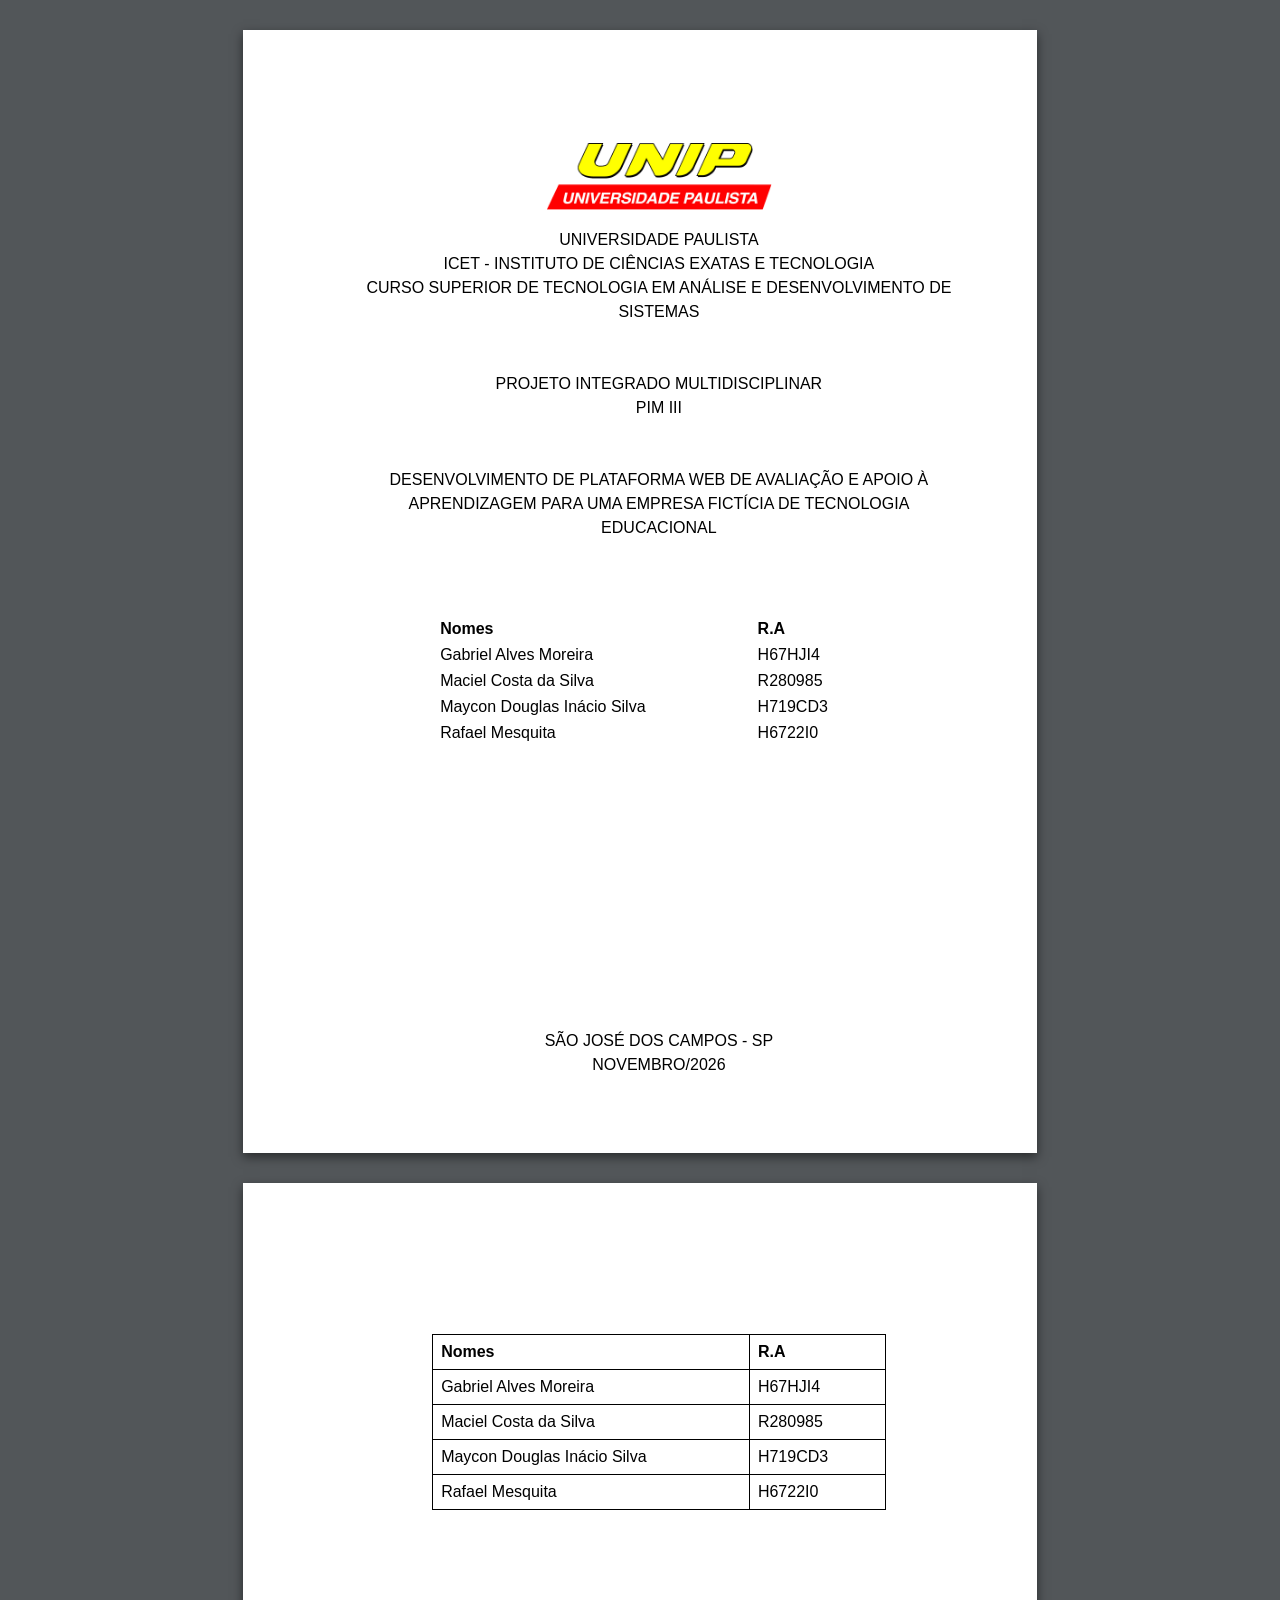
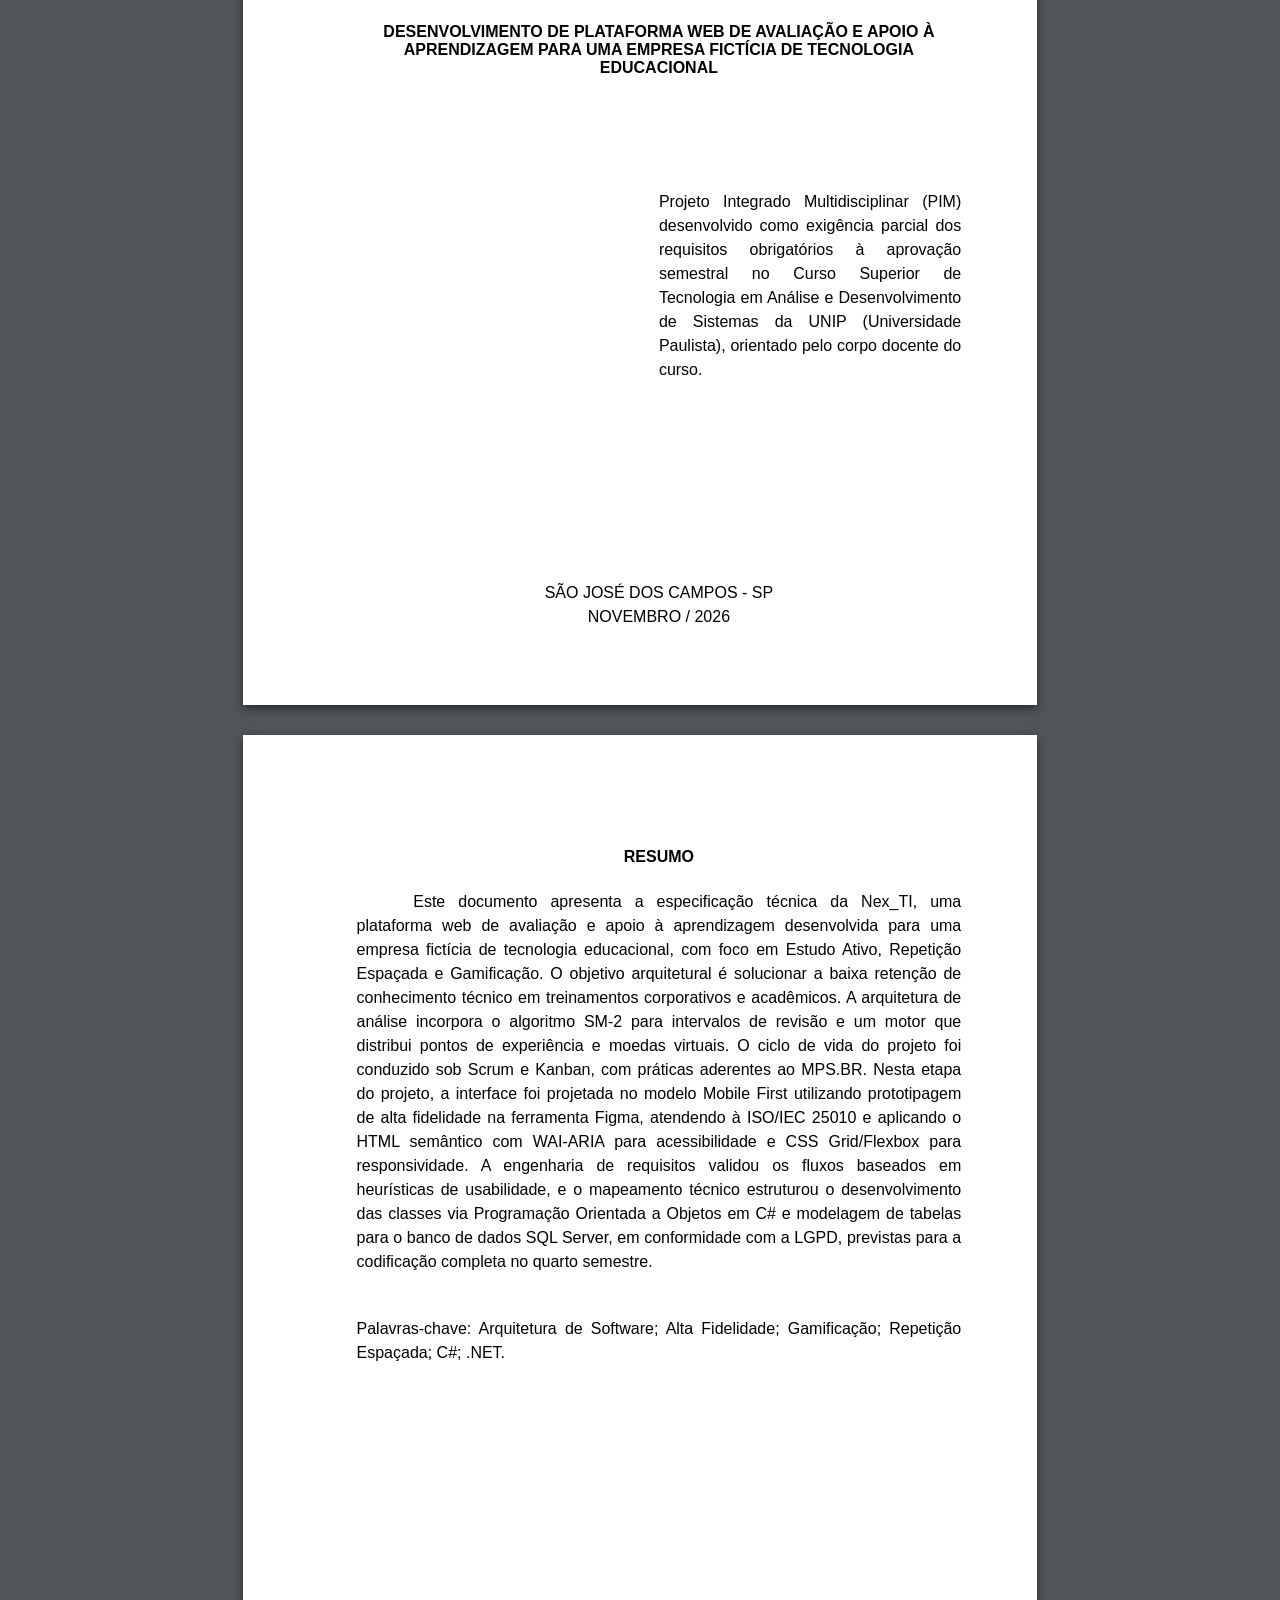
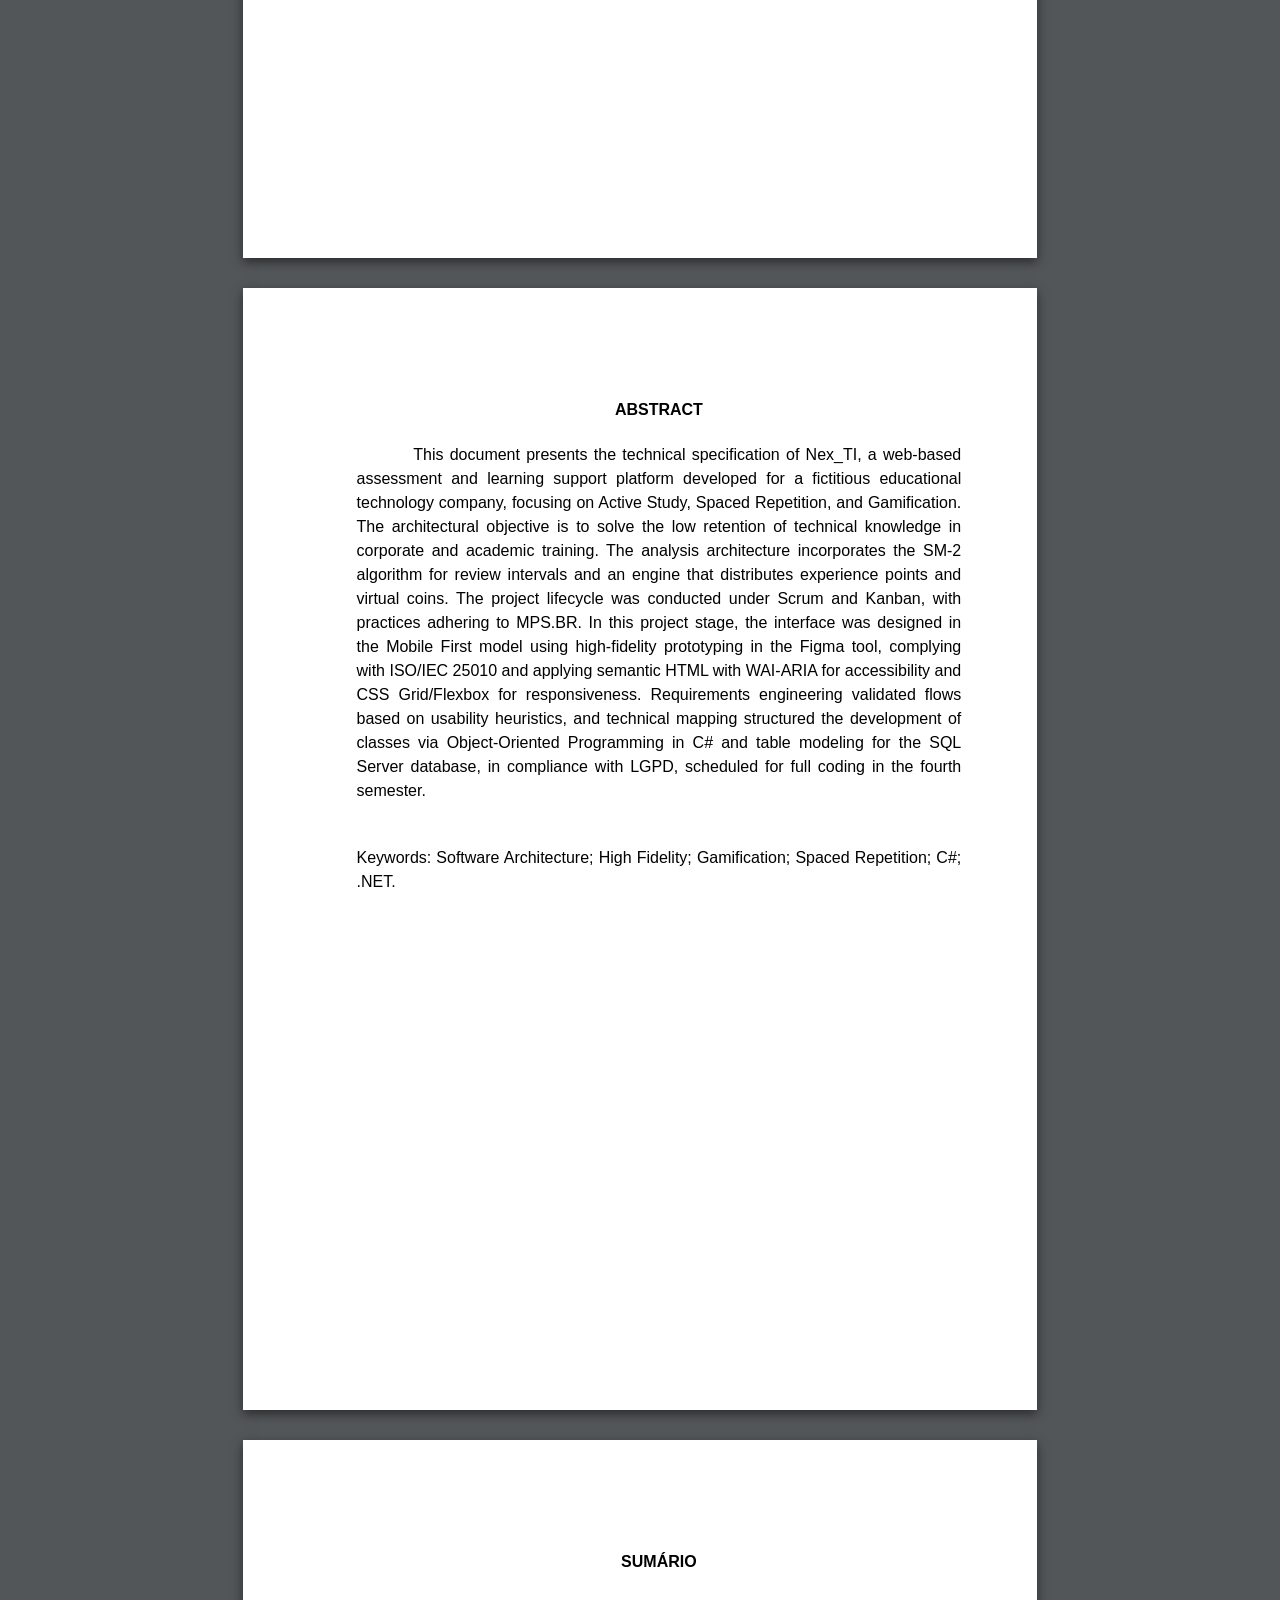
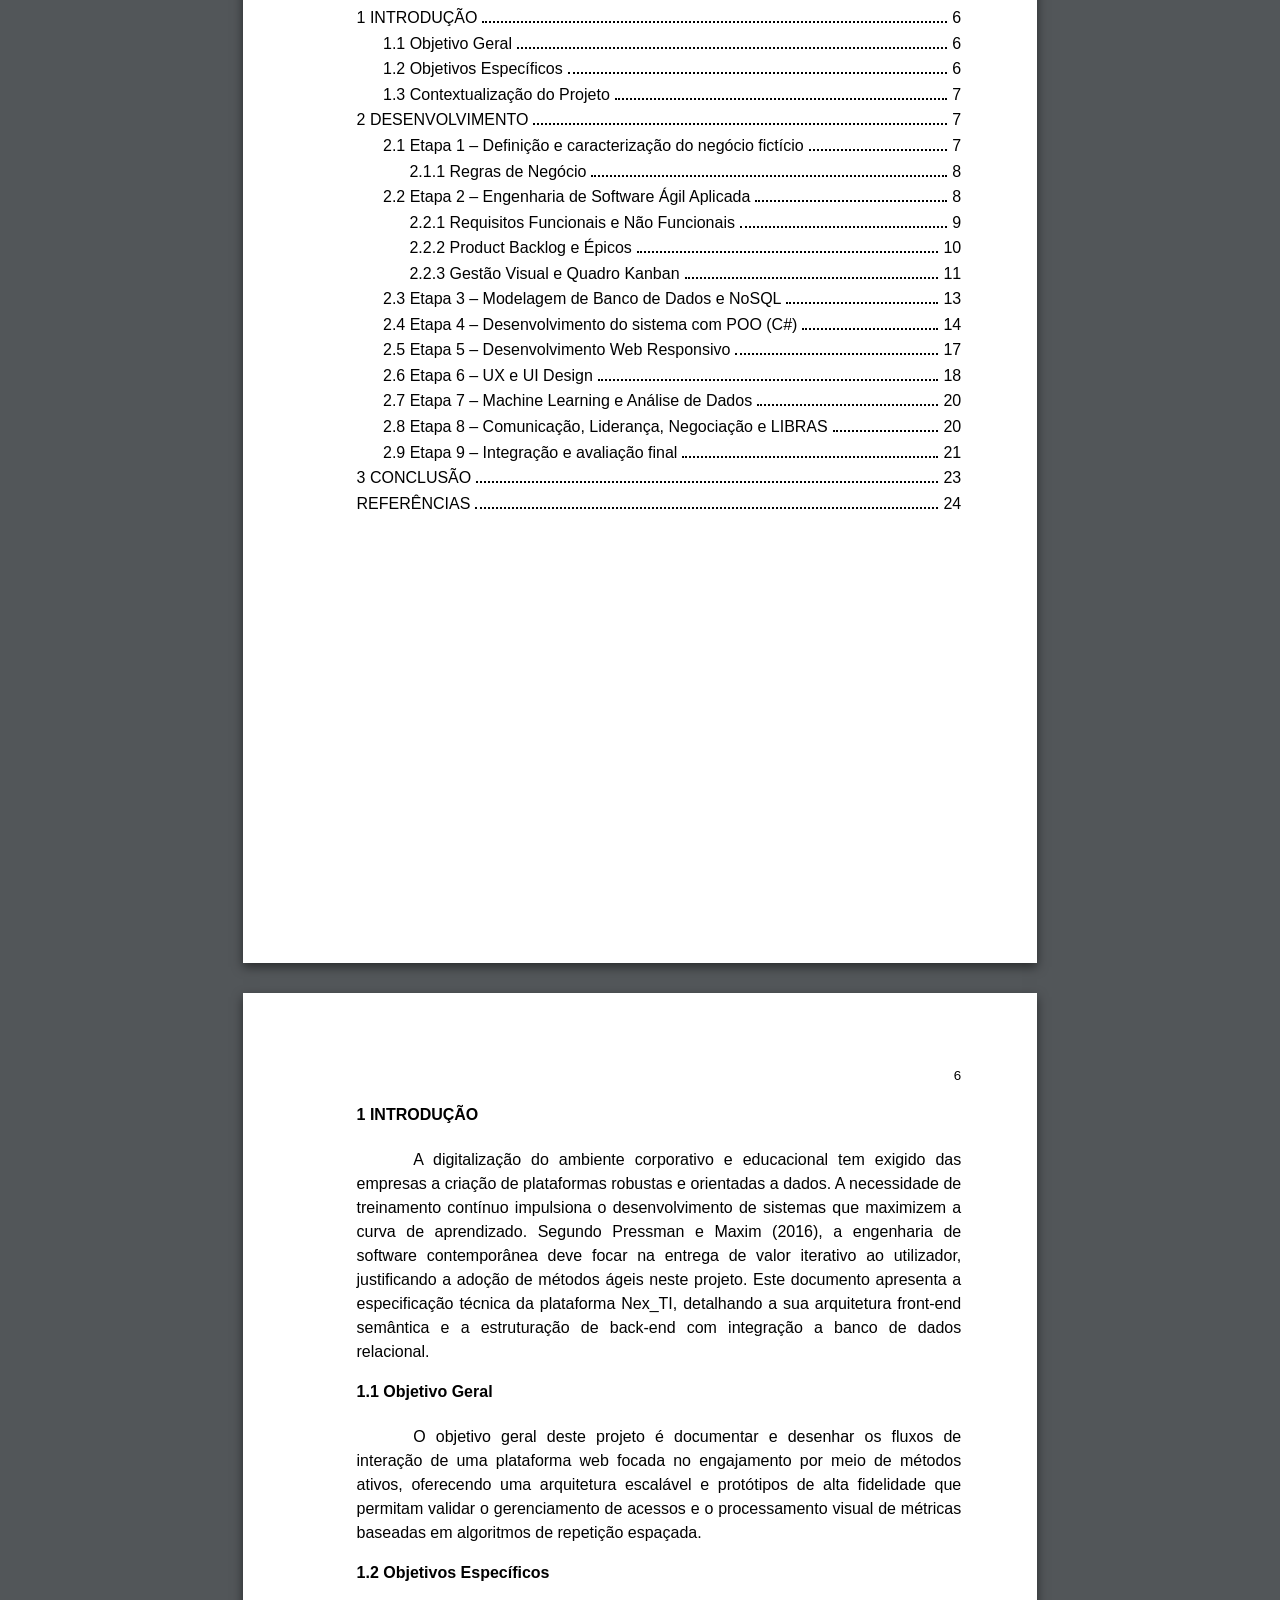
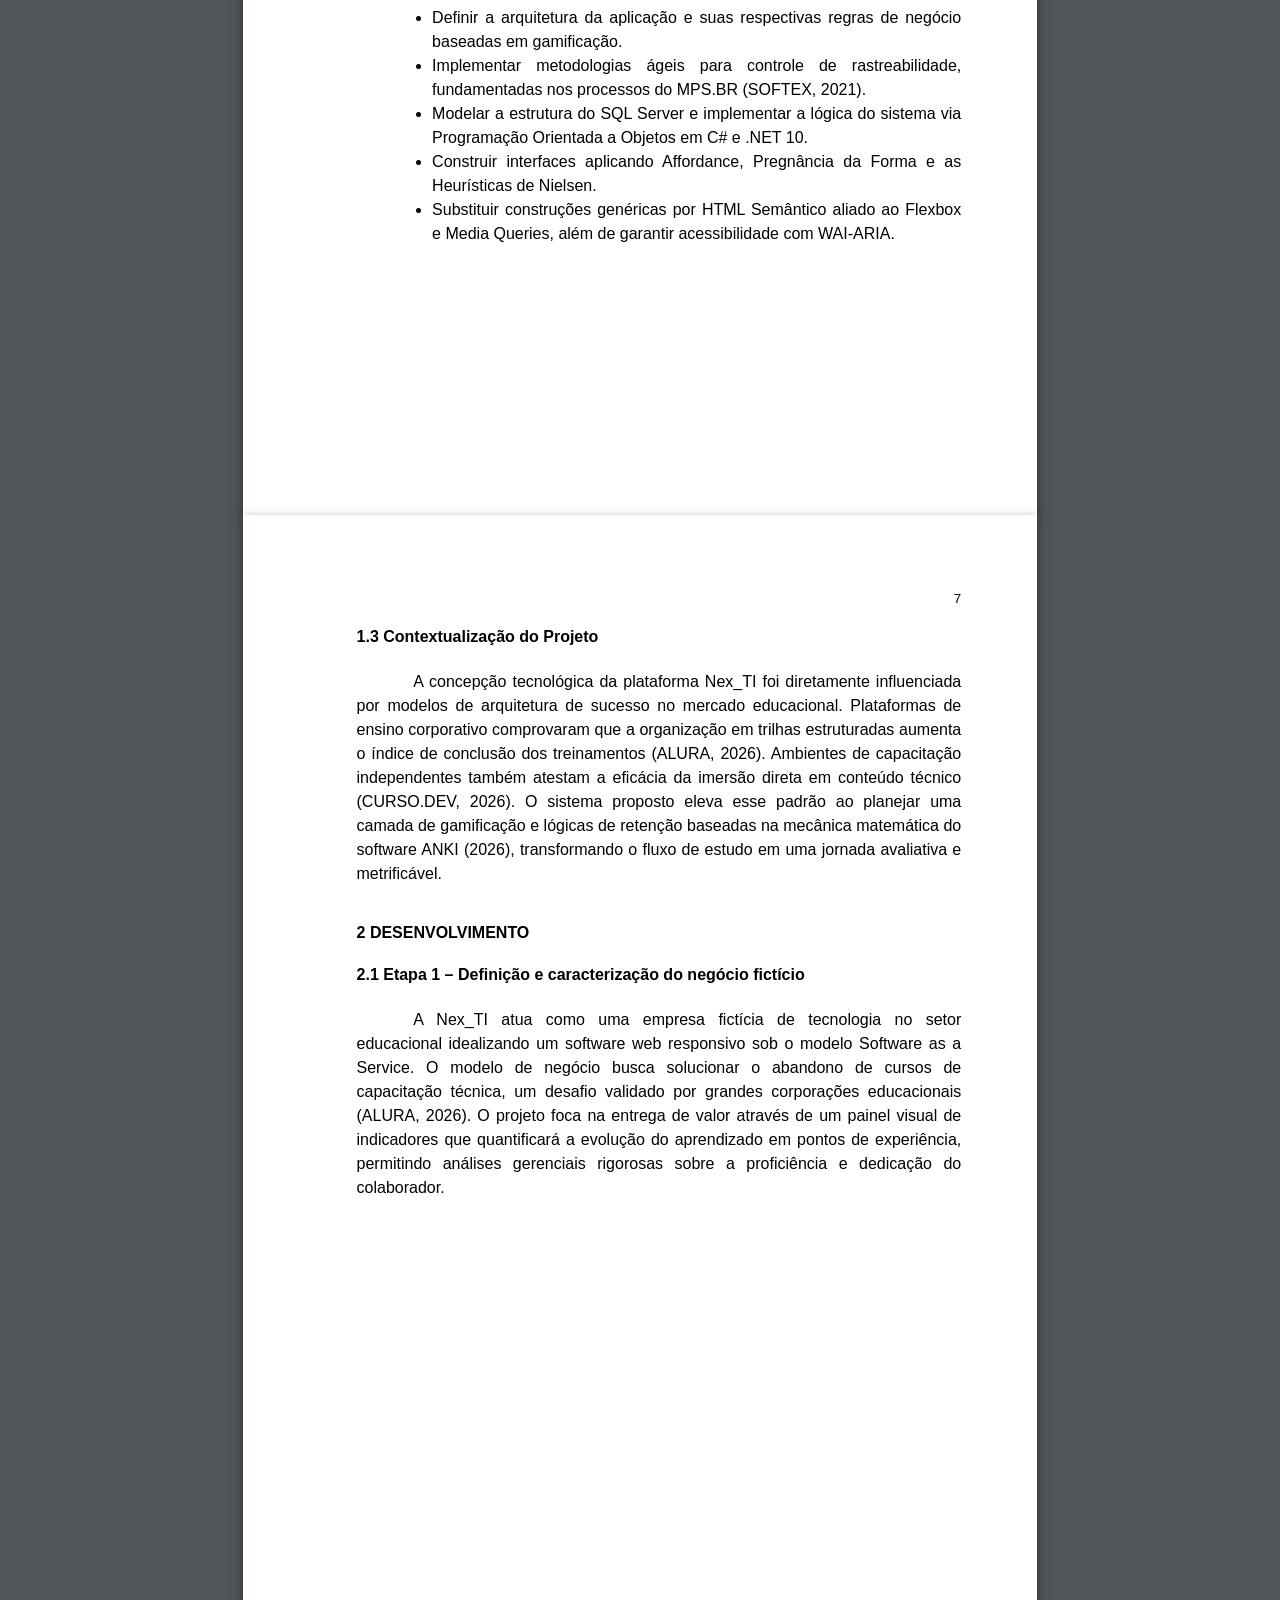
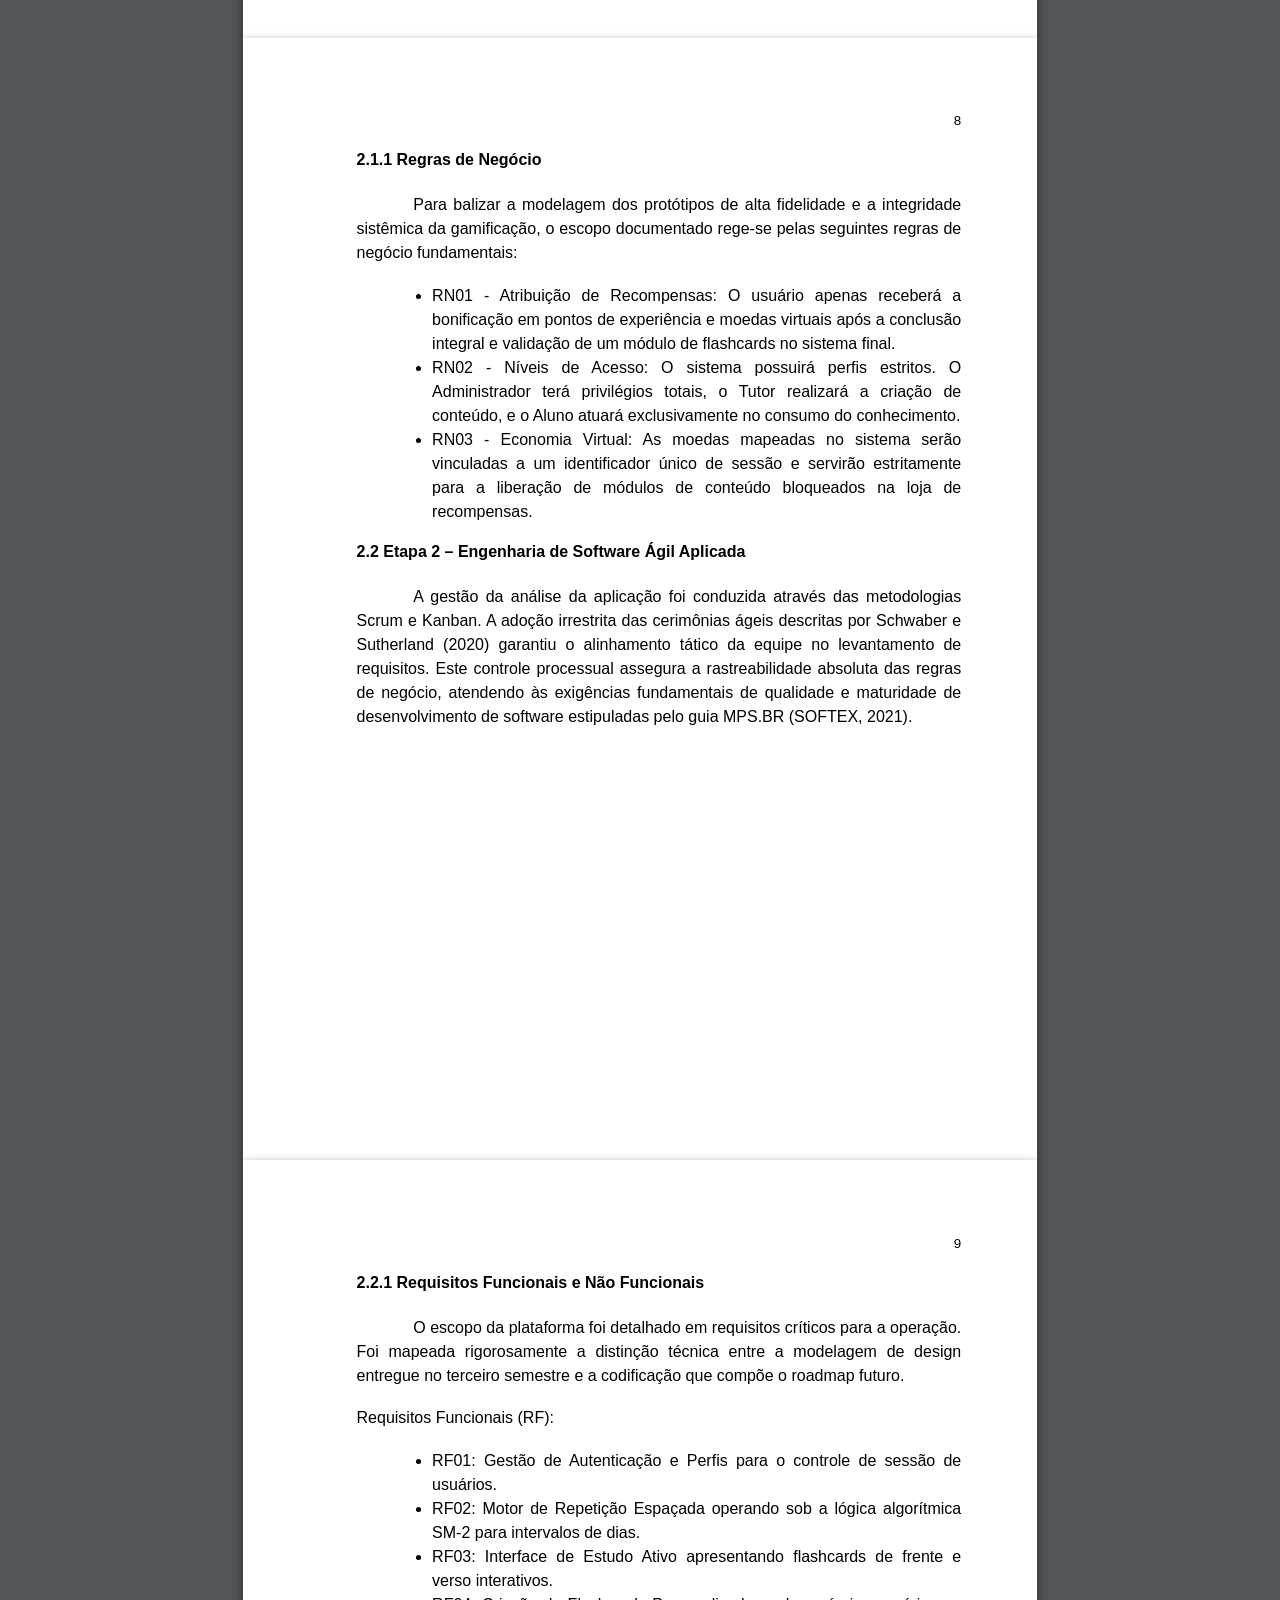
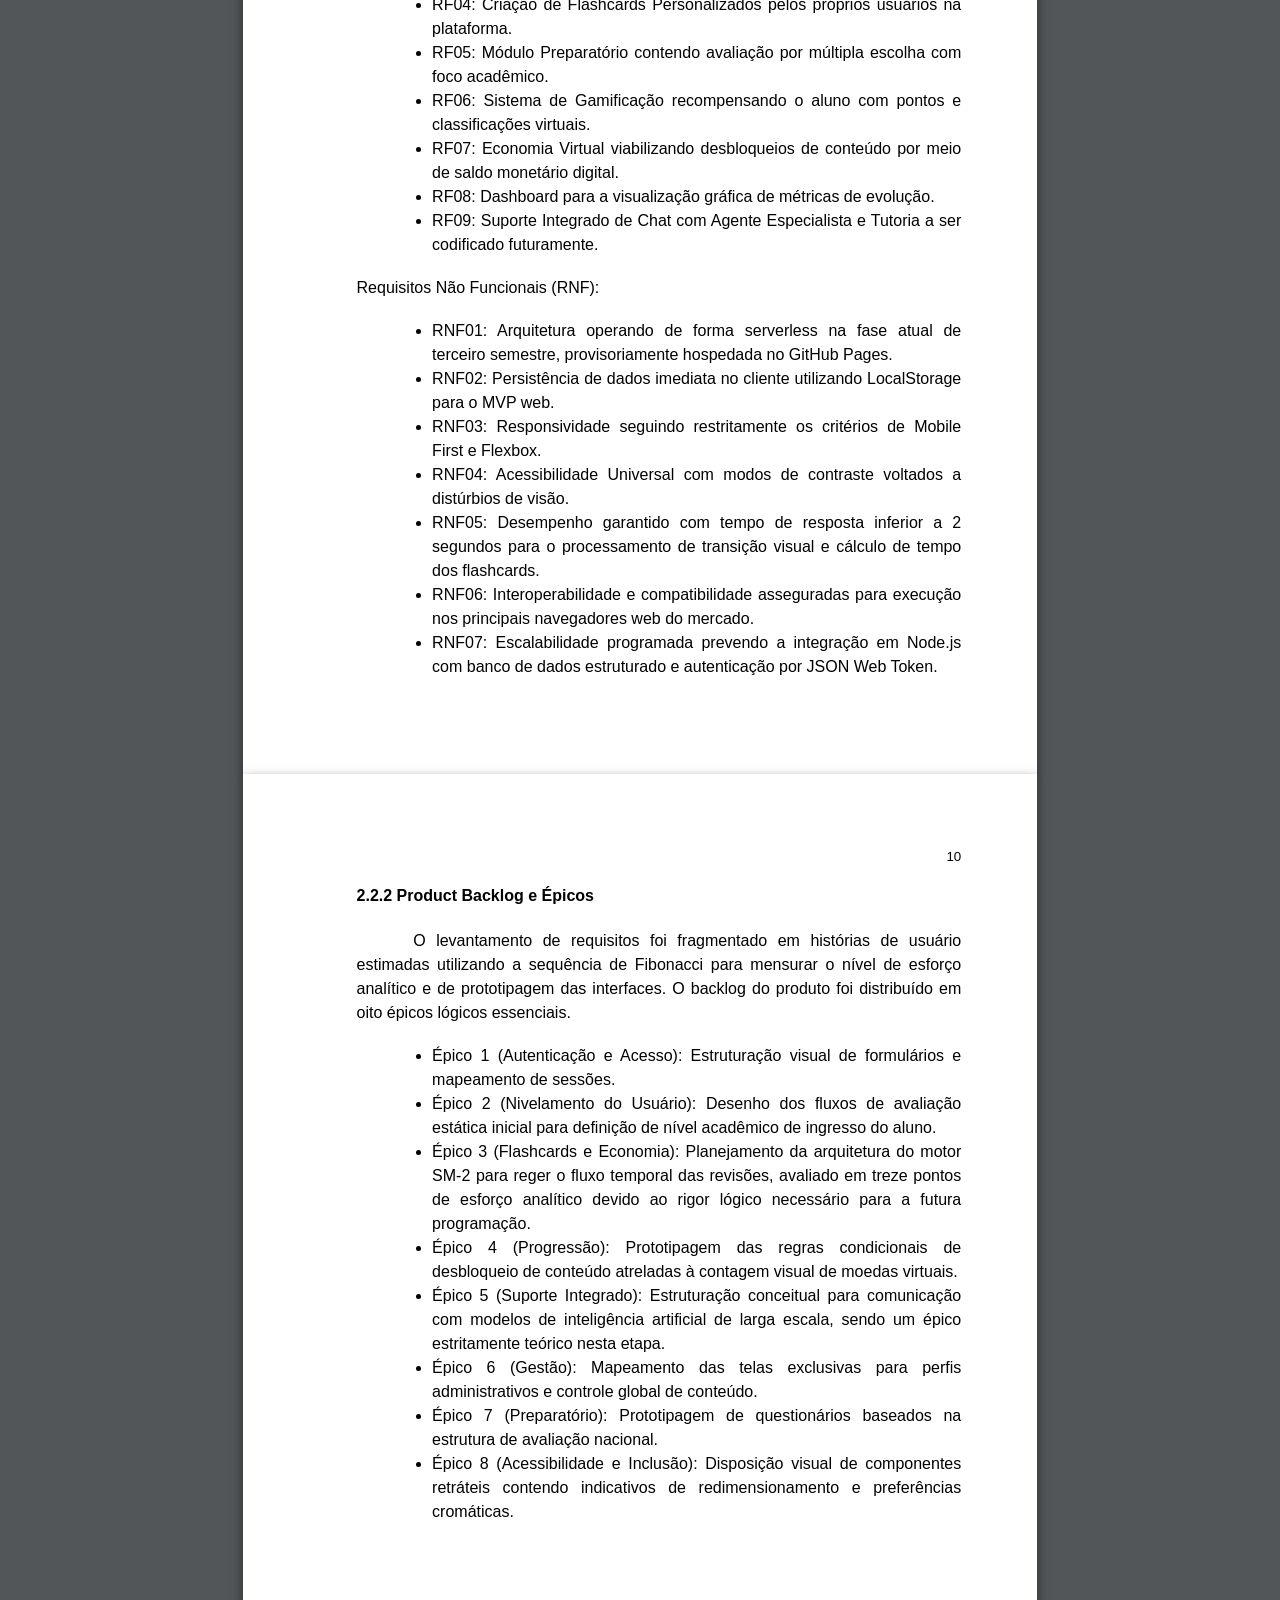
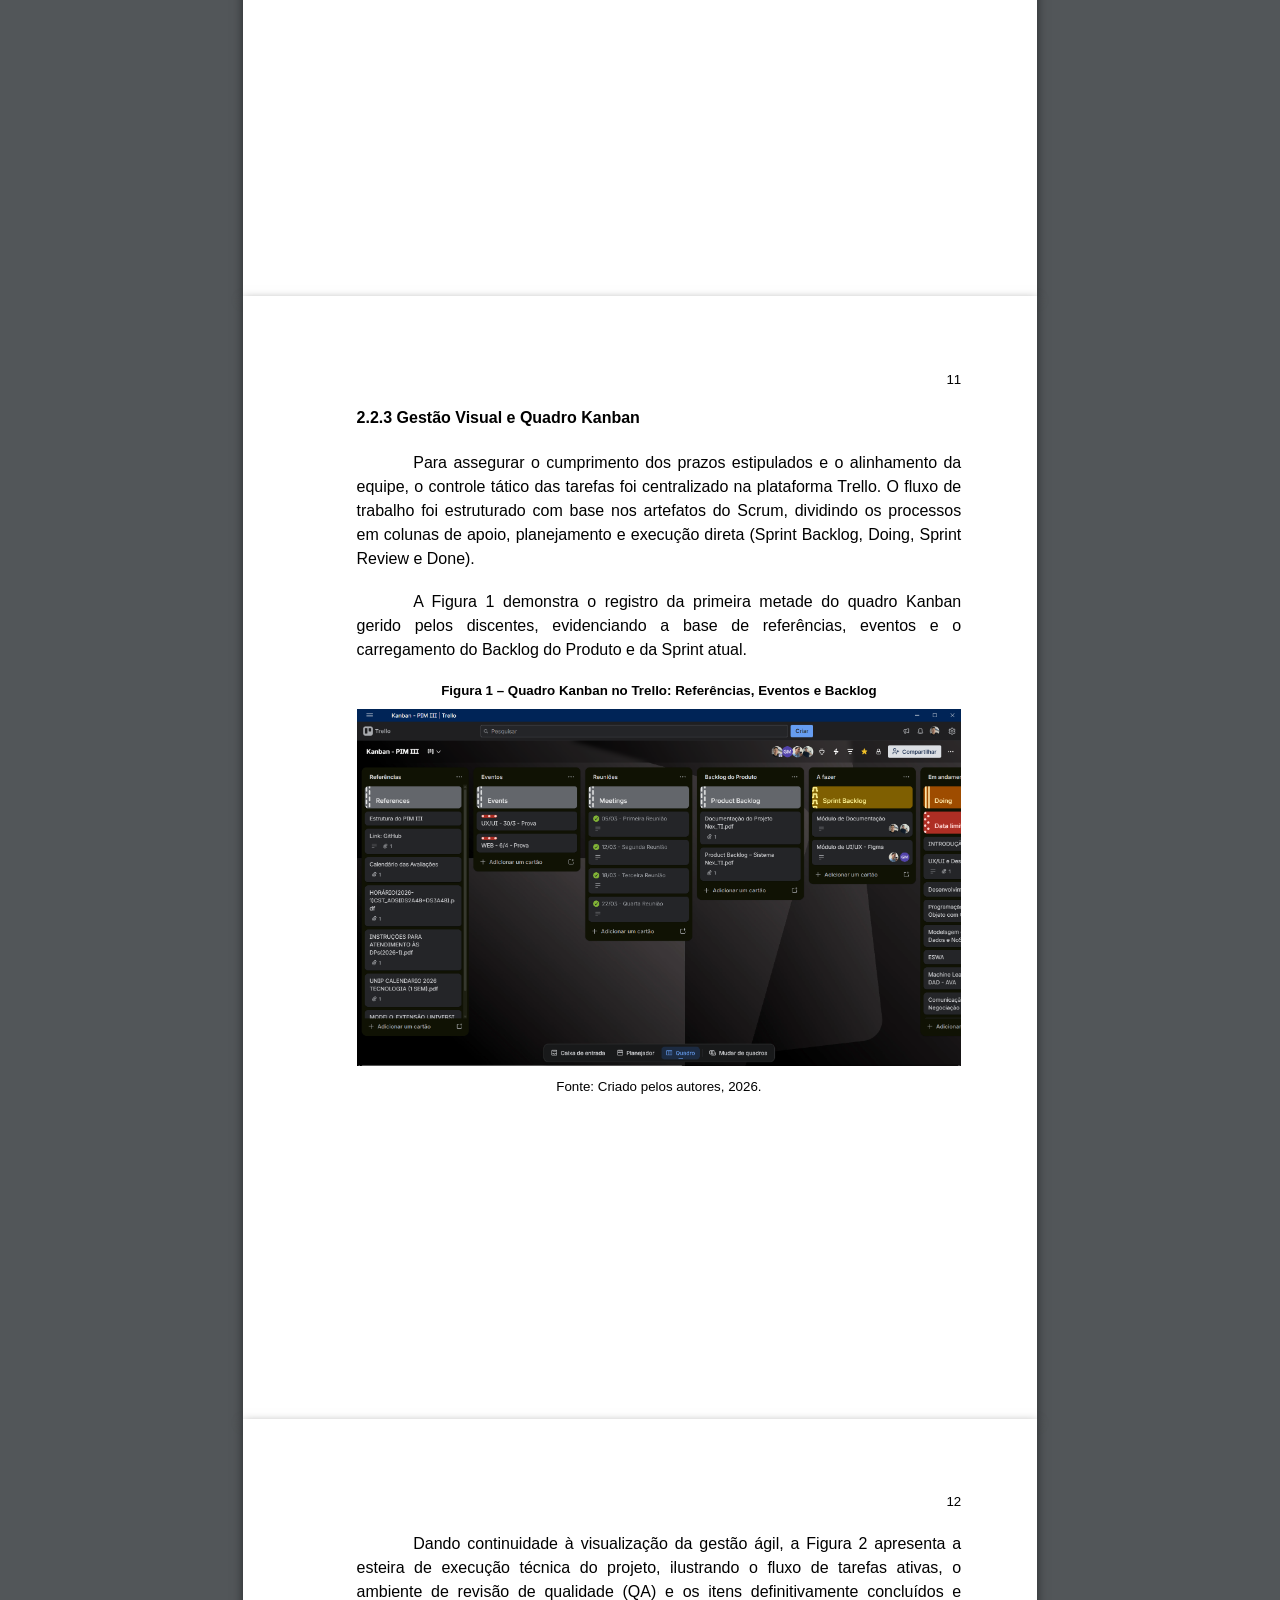
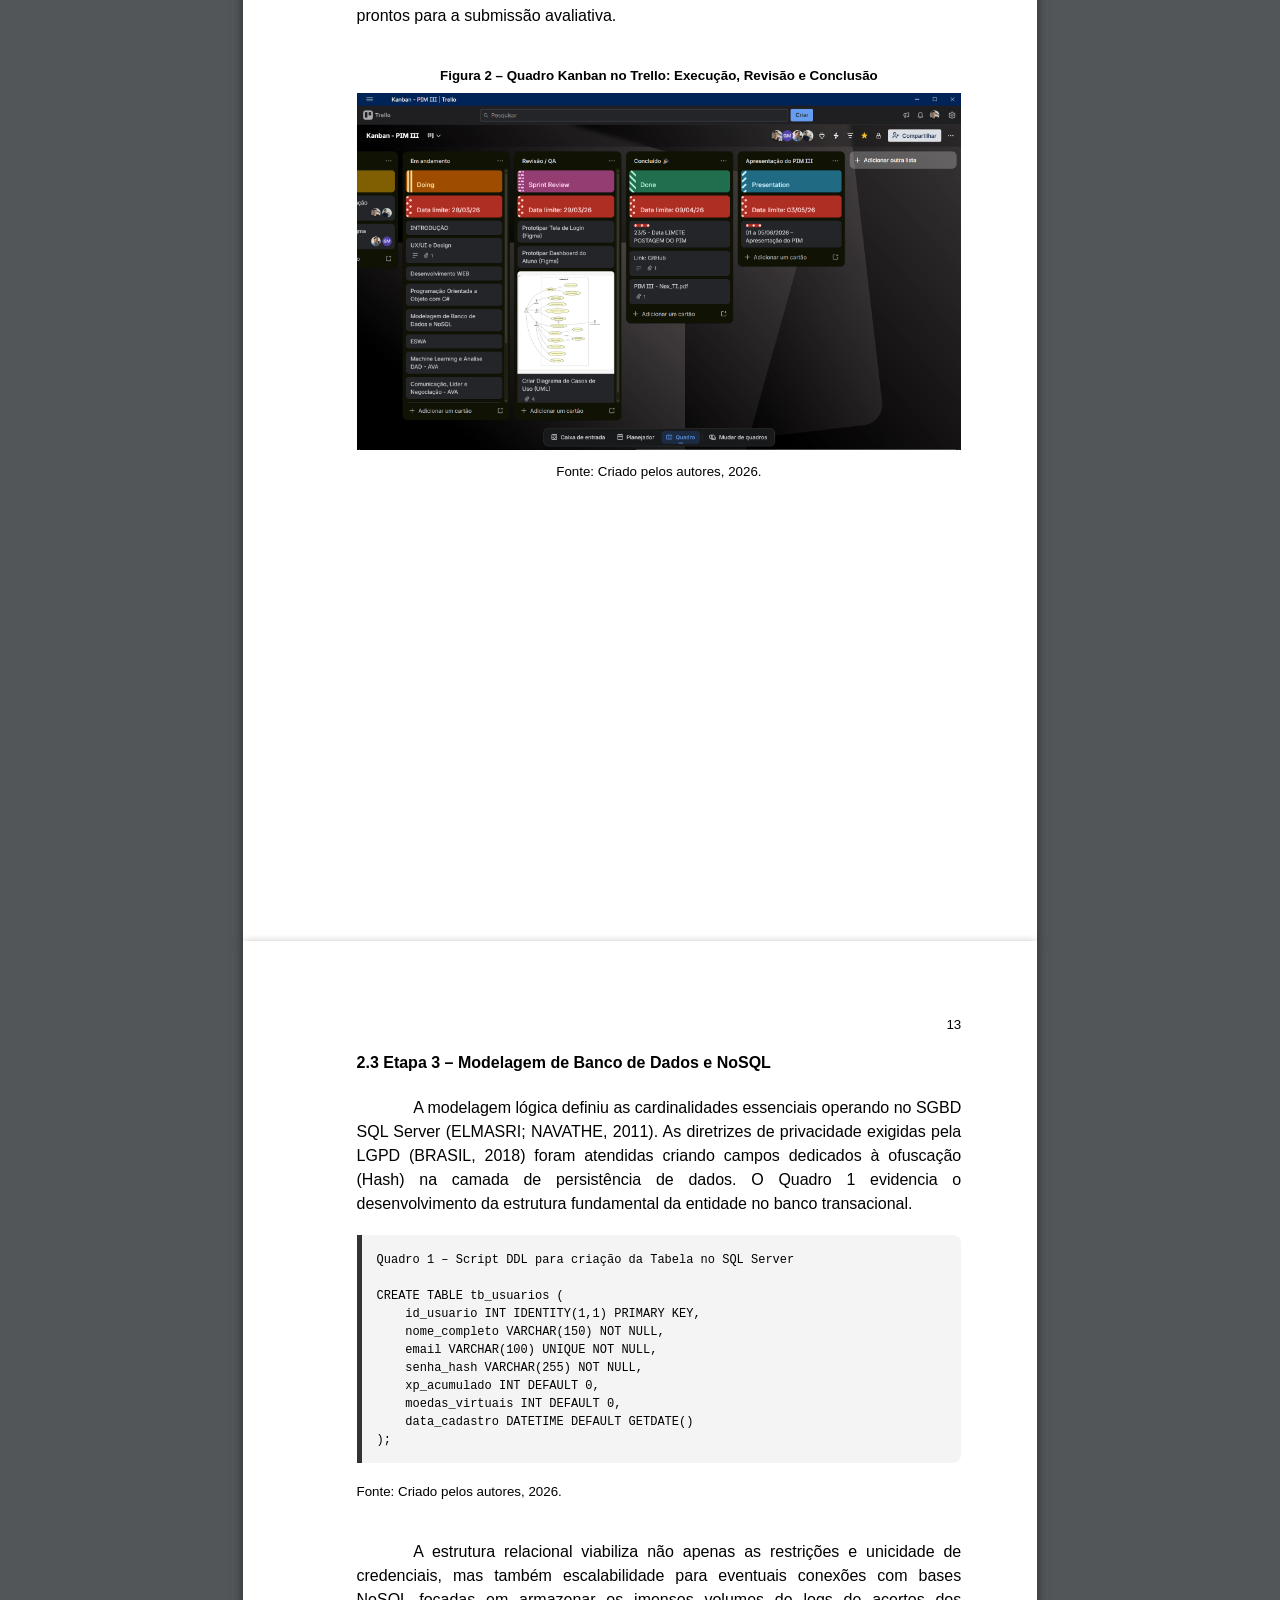
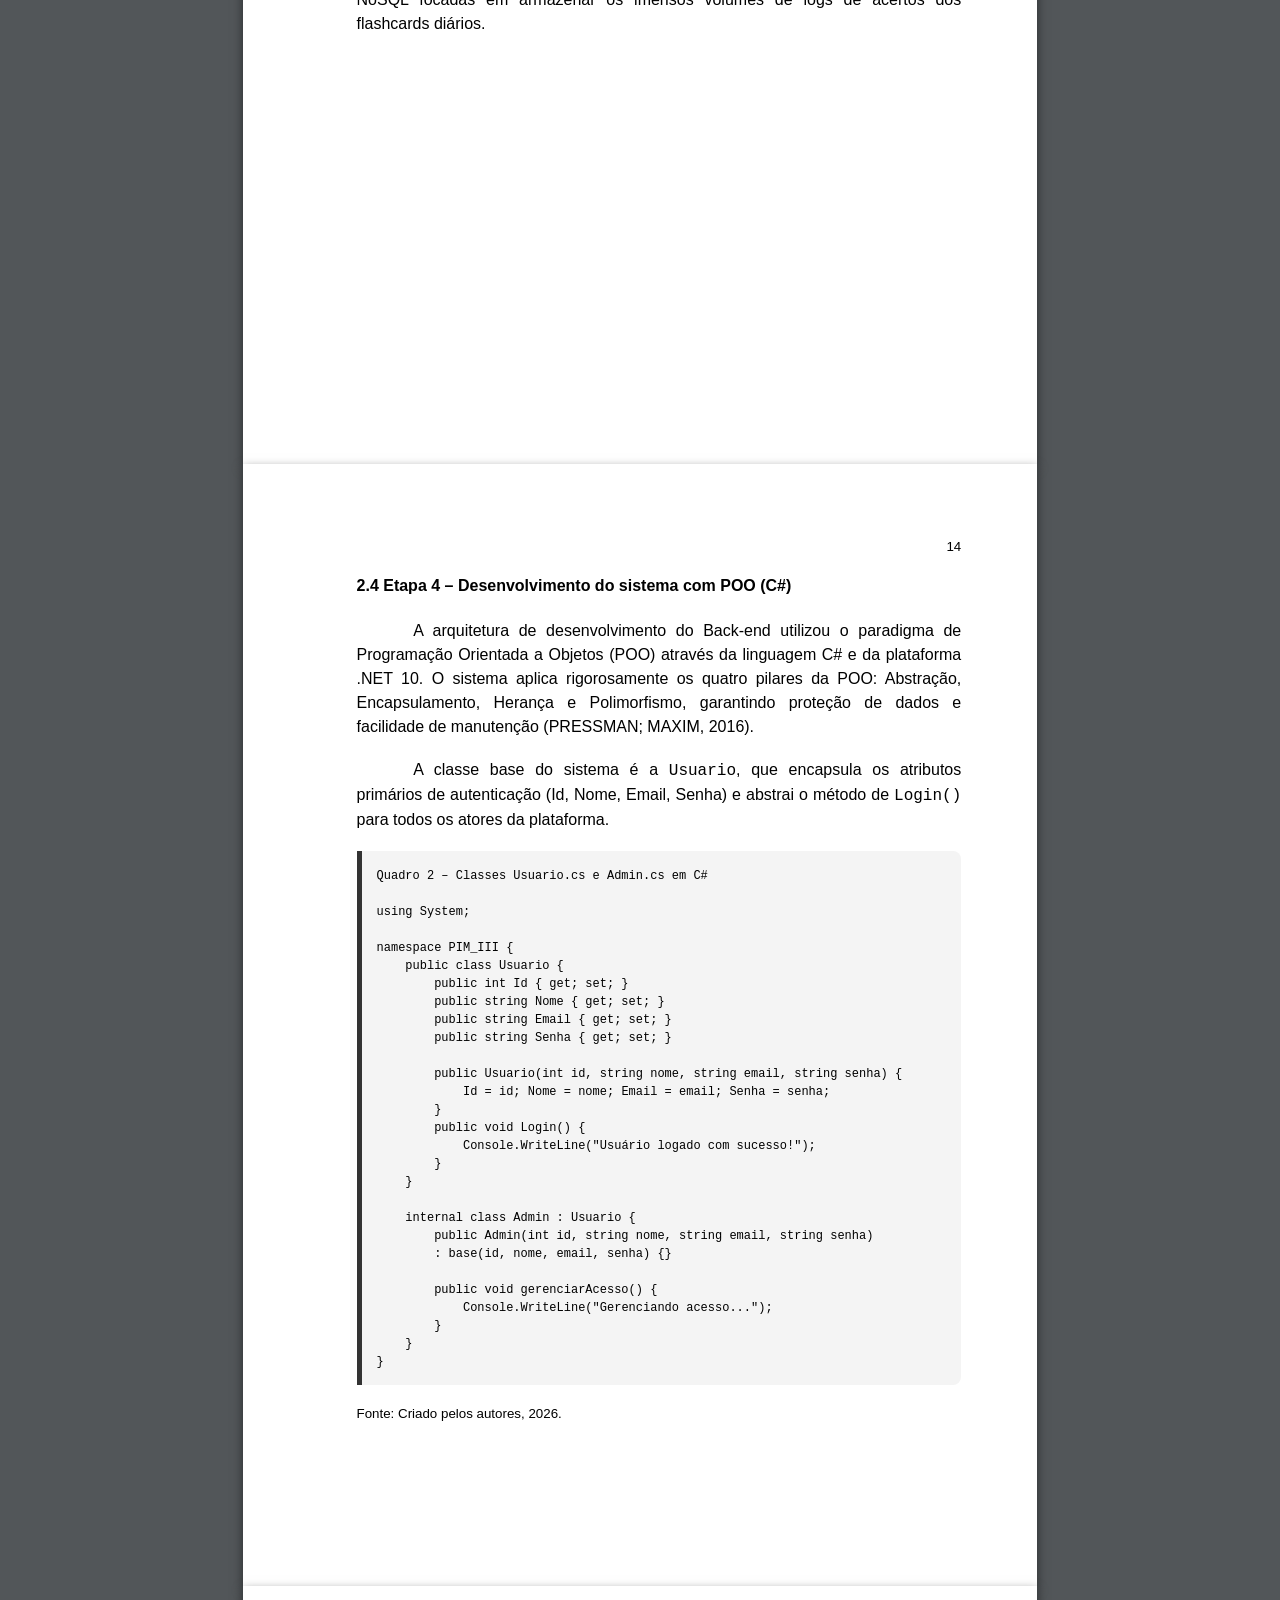
<file: .Documentos_PIM_III/index.html>
<!DOCTYPE html>
<html lang="pt-BR">
<head>
    <meta charset="UTF-8">
    <title>PIM III - Nex_TI</title>
    <!-- CSS Arquitetado em ficheiro separado -->
    <link rel="stylesheet" href="style.css">
</head>
<body>

    <section class="page" aria-label="Capa do Trabalho">
        <header>
            <img src="Logo UNIP.png" alt="Logo da Universidade Paulista" class="logo-unip" onerror="this.src='https://upload.wikimedia.org/wikipedia/commons/thumb/1/1d/UNIP_Logo.svg/1200px-UNIP_Logo.svg.png'">
            <div class="capa-header uppercase">
                UNIVERSIDADE PAULISTA<br>
                ICET - INSTITUTO DE CIÊNCIAS EXATAS E TECNOLOGIA<br>
                CURSO SUPERIOR DE TECNOLOGIA EM ANÁLISE E DESENVOLVIMENTO DE SISTEMAS<br><br><br>
                PROJETO INTEGRADO MULTIDISCIPLINAR<br>
                PIM III<br><br><br>
                DESENVOLVIMENTO DE PLATAFORMA WEB DE AVALIAÇÃO E APOIO À APRENDIZAGEM PARA UMA EMPRESA FICTÍCIA DE TECNOLOGIA EDUCACIONAL
            </div>
        </header>
        
        <table class="table-capa" aria-label="Tabela de Autores">
            <tr><th width="70%">Nomes</th><th width="30%">R.A</th></tr>
            <tr><td>Gabriel Alves Moreira</td><td>H67HJI4</td></tr>
            <tr><td>Maciel Costa da Silva</td><td>R280985</td></tr>
            <tr><td>Maycon Douglas Inácio Silva</td><td>H719CD3</td></tr>
            <tr><td>Rafael Mesquita</td><td>H6722I0</td></tr>
        </table>
        
        <footer class="capa-footer uppercase">
            São José dos Campos - SP<br>Novembro/2026
        </footer>
    </section>

    <section class="page" aria-label="Folha de Rosto">
        <table class="table-autores" style="margin-top: 1cm; margin-bottom: 3cm;">
            <tr><th width="70%">Nomes</th><th width="30%">R.A</th></tr>
            <tr><td>Gabriel Alves Moreira</td><td>H67HJI4</td></tr>
            <tr><td>Maciel Costa da Silva</td><td>R280985</td></tr>
            <tr><td>Maycon Douglas Inácio Silva</td><td>H719CD3</td></tr>
            <tr><td>Rafael Mesquita</td><td>H6722I0</td></tr>
        </table>
        
        <div class="capa-titulo uppercase">
            DESENVOLVIMENTO DE PLATAFORMA WEB DE AVALIAÇÃO E APOIO À APRENDIZAGEM PARA UMA EMPRESA FICTÍCIA DE TECNOLOGIA EDUCACIONAL
        </div>
        
        <div class="recuo-rosto">
            Projeto Integrado Multidisciplinar (PIM) desenvolvido como exigência parcial dos requisitos obrigatórios à aprovação semestral no Curso Superior de Tecnologia em Análise e Desenvolvimento de Sistemas da UNIP (Universidade Paulista), orientado pelo corpo docente do curso.
        </div>
        
        <footer class="capa-footer uppercase">
            São José dos Campos - SP<br>Novembro / 2026
        </footer>
    </section>

    <section class="page" aria-label="Resumo">
        <h2 class="center">RESUMO</h2>
        <p class="paragrafo">Este documento apresenta a especificação técnica da Nex_TI, uma plataforma web de avaliação e apoio à aprendizagem desenvolvida para uma empresa fictícia de tecnologia educacional, com foco em Estudo Ativo, Repetição Espaçada e Gamificação. O objetivo arquitetural é solucionar a baixa retenção de conhecimento técnico em treinamentos corporativos e acadêmicos. A arquitetura de análise incorpora o algoritmo SM-2 para intervalos de revisão e um motor que distribui pontos de experiência e moedas virtuais. O ciclo de vida do projeto foi conduzido sob Scrum e Kanban, com práticas aderentes ao MPS.BR. Nesta etapa do projeto, a interface foi projetada no modelo Mobile First utilizando prototipagem de alta fidelidade na ferramenta Figma, atendendo à ISO/IEC 25010 e aplicando o HTML semântico com WAI-ARIA para acessibilidade e CSS Grid/Flexbox para responsividade. A engenharia de requisitos validou os fluxos baseados em heurísticas de usabilidade, e o mapeamento técnico estruturou o desenvolvimento das classes via Programação Orientada a Objetos em C# e modelagem de tabelas para o banco de dados SQL Server, em conformidade com a LGPD, previstas para a codificação completa no quarto semestre.</p>
        <p><br>Palavras-chave: Arquitetura de Software; Alta Fidelidade; Gamificação; Repetição Espaçada; C#; .NET.</p>
    </section>

    <section class="page" aria-label="Abstract">
        <h2 class="center">ABSTRACT</h2>
        <p class="paragrafo">This document presents the technical specification of Nex_TI, a web-based assessment and learning support platform developed for a fictitious educational technology company, focusing on Active Study, Spaced Repetition, and Gamification. The architectural objective is to solve the low retention of technical knowledge in corporate and academic training. The analysis architecture incorporates the SM-2 algorithm for review intervals and an engine that distributes experience points and virtual coins. The project lifecycle was conducted under Scrum and Kanban, with practices adhering to MPS.BR. In this project stage, the interface was designed in the Mobile First model using high-fidelity prototyping in the Figma tool, complying with ISO/IEC 25010 and applying semantic HTML with WAI-ARIA for accessibility and CSS Grid/Flexbox for responsiveness. Requirements engineering validated flows based on usability heuristics, and technical mapping structured the development of classes via Object-Oriented Programming in C# and table modeling for the SQL Server database, in compliance with LGPD, scheduled for full coding in the fourth semester.</p>
        <p><br>Keywords: Software Architecture; High Fidelity; Gamification; Spaced Repetition; C#; .NET.</p>
    </section>

    <section class="page" aria-label="Página do Sumário">
        <h2 class="center">SUMÁRIO</h2>
        
        <nav class="sumario-container" role="navigation" aria-label="Navegação do Documento">
            <a href="#sec-1" class="sumario-link"><div class="sumario-item" role="menuitem"><span class="sumario-titulo">1 INTRODUÇÃO</span><span class="sumario-pontos"></span><span class="sumario-pagina">6</span></div></a>
            <a href="#sec-1-1" class="sumario-link"><div class="sumario-item" role="menuitem"><span class="sumario-titulo sumario-recuo-1">1.1 Objetivo Geral</span><span class="sumario-pontos"></span><span class="sumario-pagina">6</span></div></a>
            <a href="#sec-1-2" class="sumario-link"><div class="sumario-item" role="menuitem"><span class="sumario-titulo sumario-recuo-1">1.2 Objetivos Específicos</span><span class="sumario-pontos"></span><span class="sumario-pagina">6</span></div></a>
            <a href="#sec-1-3" class="sumario-link"><div class="sumario-item" role="menuitem"><span class="sumario-titulo sumario-recuo-1">1.3 Contextualização do Projeto</span><span class="sumario-pontos"></span><span class="sumario-pagina">7</span></div></a>
            
            <a href="#sec-2" class="sumario-link"><div class="sumario-item" role="menuitem"><span class="sumario-titulo">2 DESENVOLVIMENTO</span><span class="sumario-pontos"></span><span class="sumario-pagina">7</span></div></a>
            <a href="#sec-2-1" class="sumario-link"><div class="sumario-item" role="menuitem"><span class="sumario-titulo sumario-recuo-1">2.1 Etapa 1 – Definição e caracterização do negócio fictício</span><span class="sumario-pontos"></span><span class="sumario-pagina">7</span></div></a>
            <a href="#sec-2-1-1" class="sumario-link"><div class="sumario-item" role="menuitem"><span class="sumario-titulo sumario-recuo-2">2.1.1 Regras de Negócio</span><span class="sumario-pontos"></span><span class="sumario-pagina">8</span></div></a>
            <a href="#sec-2-2" class="sumario-link"><div class="sumario-item" role="menuitem"><span class="sumario-titulo sumario-recuo-1">2.2 Etapa 2 – Engenharia de Software Ágil Aplicada</span><span class="sumario-pontos"></span><span class="sumario-pagina">8</span></div></a>
            <a href="#sec-2-2-1" class="sumario-link"><div class="sumario-item" role="menuitem"><span class="sumario-titulo sumario-recuo-2">2.2.1 Requisitos Funcionais e Não Funcionais</span><span class="sumario-pontos"></span><span class="sumario-pagina">9</span></div></a>
            <a href="#sec-2-2-2" class="sumario-link"><div class="sumario-item" role="menuitem"><span class="sumario-titulo sumario-recuo-2">2.2.2 Product Backlog e Épicos</span><span class="sumario-pontos"></span><span class="sumario-pagina">10</span></div></a>
            <a href="#sec-2-2-3" class="sumario-link"><div class="sumario-item" role="menuitem"><span class="sumario-titulo sumario-recuo-2">2.2.3 Gestão Visual e Quadro Kanban</span><span class="sumario-pontos"></span><span class="sumario-pagina">11</span></div></a>
            <a href="#sec-2-3" class="sumario-link"><div class="sumario-item" role="menuitem"><span class="sumario-titulo sumario-recuo-1">2.3 Etapa 3 – Modelagem de Banco de Dados e NoSQL</span><span class="sumario-pontos"></span><span class="sumario-pagina">13</span></div></a>
            <a href="#sec-2-4" class="sumario-link"><div class="sumario-item" role="menuitem"><span class="sumario-titulo sumario-recuo-1">2.4 Etapa 4 – Desenvolvimento do sistema com POO (C#)</span><span class="sumario-pontos"></span><span class="sumario-pagina">14</span></div></a>
            <a href="#sec-2-5" class="sumario-link"><div class="sumario-item" role="menuitem"><span class="sumario-titulo sumario-recuo-1">2.5 Etapa 5 – Desenvolvimento Web Responsivo</span><span class="sumario-pontos"></span><span class="sumario-pagina">17</span></div></a>
            <a href="#sec-2-6" class="sumario-link"><div class="sumario-item" role="menuitem"><span class="sumario-titulo sumario-recuo-1">2.6 Etapa 6 – UX e UI Design</span><span class="sumario-pontos"></span><span class="sumario-pagina">18</span></div></a>
            <a href="#sec-2-7" class="sumario-link"><div class="sumario-item" role="menuitem"><span class="sumario-titulo sumario-recuo-1">2.7 Etapa 7 – Machine Learning e Análise de Dados</span><span class="sumario-pontos"></span><span class="sumario-pagina">20</span></div></a>
            <a href="#sec-2-8" class="sumario-link"><div class="sumario-item" role="menuitem"><span class="sumario-titulo sumario-recuo-1">2.8 Etapa 8 – Comunicação, Liderança, Negociação e LIBRAS</span><span class="sumario-pontos"></span><span class="sumario-pagina">20</span></div></a>
            <a href="#sec-2-9" class="sumario-link"><div class="sumario-item" role="menuitem"><span class="sumario-titulo sumario-recuo-1">2.9 Etapa 9 – Integração e avaliação final</span><span class="sumario-pontos"></span><span class="sumario-pagina">21</span></div></a>
            
            <a href="#sec-3" class="sumario-link"><div class="sumario-item" role="menuitem"><span class="sumario-titulo">3 CONCLUSÃO</span><span class="sumario-pontos"></span><span class="sumario-pagina">23</span></div></a>
            <a href="#sec-ref" class="sumario-link"><div class="sumario-item" role="menuitem"><span class="sumario-titulo">REFERÊNCIAS</span><span class="sumario-pontos"></span><span class="sumario-pagina">24</span></div></a>
        </nav>
    </section>

    <main role="main">

    <section class="page">
        <span class="num-pagina">6</span>
        <h2 id="sec-1">1 INTRODUÇÃO</h2>
        <p class="paragrafo">A digitalização do ambiente corporativo e educacional tem exigido das empresas a criação de plataformas robustas e orientadas a dados. A necessidade de treinamento contínuo impulsiona o desenvolvimento de sistemas que maximizem a curva de aprendizado. Segundo Pressman e Maxim (2016), a engenharia de software contemporânea deve focar na entrega de valor iterativo ao utilizador, justificando a adoção de métodos ágeis neste projeto. Este documento apresenta a especificação técnica da plataforma Nex_TI, detalhando a sua arquitetura front-end semântica e a estruturação de back-end com integração a banco de dados relacional.</p>

        <h3 id="sec-1-1">1.1 Objetivo Geral</h3>
        <p class="paragrafo">O objetivo geral deste projeto é documentar e desenhar os fluxos de interação de uma plataforma web focada no engajamento por meio de métodos ativos, oferecendo uma arquitetura escalável e protótipos de alta fidelidade que permitam validar o gerenciamento de acessos e o processamento visual de métricas baseadas em algoritmos de repetição espaçada.</p>

        <h3 id="sec-1-2">1.2 Objetivos Específicos</h3>
        <ul>
            <li>Definir a arquitetura da aplicação e suas respectivas regras de negócio baseadas em gamificação.</li>
            <li>Implementar metodologias ágeis para controle de rastreabilidade, fundamentadas nos processos do MPS.BR (SOFTEX, 2021).</li>
            <li>Modelar a estrutura do SQL Server e implementar a lógica do sistema via Programação Orientada a Objetos em C# e .NET 10.</li>
            <li>Construir interfaces aplicando Affordance, Pregnância da Forma e as Heurísticas de Nielsen.</li>
            <li>Substituir construções genéricas por HTML Semântico aliado ao Flexbox e Media Queries, além de garantir acessibilidade com WAI-ARIA.</li>
        </ul>
    </section>

    <section class="page">
        <span class="num-pagina">7</span>
        <h3 id="sec-1-3">1.3 Contextualização do Projeto</h3>
        <p class="paragrafo">A concepção tecnológica da plataforma Nex_TI foi diretamente influenciada por modelos de arquitetura de sucesso no mercado educacional. Plataformas de ensino corporativo comprovaram que a organização em trilhas estruturadas aumenta o índice de conclusão dos treinamentos (ALURA, 2026). Ambientes de capacitação independentes também atestam a eficácia da imersão direta em conteúdo técnico (CURSO.DEV, 2026). O sistema proposto eleva esse padrão ao planejar uma camada de gamificação e lógicas de retenção baseadas na mecânica matemática do software ANKI (2026), transformando o fluxo de estudo em uma jornada avaliativa e metrificável.</p>

        <h2 id="sec-2" style="margin-top: 1cm;">2 DESENVOLVIMENTO</h2>
        
        <h3 id="sec-2-1">2.1 Etapa 1 – Definição e caracterização do negócio fictício</h3>
        <p class="paragrafo">A Nex_TI atua como uma empresa fictícia de tecnologia no setor educacional idealizando um software web responsivo sob o modelo Software as a Service. O modelo de negócio busca solucionar o abandono de cursos de capacitação técnica, um desafio validado por grandes corporações educacionais (ALURA, 2026). O projeto foca na entrega de valor através de um painel visual de indicadores que quantificará a evolução do aprendizado em pontos de experiência, permitindo análises gerenciais rigorosas sobre a proficiência e dedicação do colaborador.</p>
    </section>

    <section class="page">
        <span class="num-pagina">8</span>
        <h4 id="sec-2-1-1">2.1.1 Regras de Negócio</h4>
        <p class="paragrafo">Para balizar a modelagem dos protótipos de alta fidelidade e a integridade sistêmica da gamificação, o escopo documentado rege-se pelas seguintes regras de negócio fundamentais:</p>
        <ul>
            <li>RN01 - Atribuição de Recompensas: O usuário apenas receberá a bonificação em pontos de experiência e moedas virtuais após a conclusão integral e validação de um módulo de flashcards no sistema final.</li>
            <li>RN02 - Níveis de Acesso: O sistema possuirá perfis estritos. O Administrador terá privilégios totais, o Tutor realizará a criação de conteúdo, e o Aluno atuará exclusivamente no consumo do conhecimento.</li>
            <li>RN03 - Economia Virtual: As moedas mapeadas no sistema serão vinculadas a um identificador único de sessão e servirão estritamente para a liberação de módulos de conteúdo bloqueados na loja de recompensas.</li>
        </ul>

        <h3 id="sec-2-2">2.2 Etapa 2 – Engenharia de Software Ágil Aplicada</h3>
        <p class="paragrafo">A gestão da análise da aplicação foi conduzida através das metodologias Scrum e Kanban. A adoção irrestrita das cerimônias ágeis descritas por Schwaber e Sutherland (2020) garantiu o alinhamento tático da equipe no levantamento de requisitos. Este controle processual assegura a rastreabilidade absoluta das regras de negócio, atendendo às exigências fundamentais de qualidade e maturidade de desenvolvimento de software estipuladas pelo guia MPS.BR (SOFTEX, 2021).</p>
    </section>

    <section class="page">
        <span class="num-pagina">9</span>
        <h4 id="sec-2-2-1">2.2.1 Requisitos Funcionais e Não Funcionais</h4>
        <p class="paragrafo">O escopo da plataforma foi detalhado em requisitos críticos para a operação. Foi mapeada rigorosamente a distinção técnica entre a modelagem de design entregue no terceiro semestre e a codificação que compõe o roadmap futuro.</p>
        
        <p>Requisitos Funcionais (RF):</p>
        <ul>
            <li>RF01: Gestão de Autenticação e Perfis para o controle de sessão de usuários.</li>
            <li>RF02: Motor de Repetição Espaçada operando sob a lógica algorítmica SM-2 para intervalos de dias.</li>
            <li>RF03: Interface de Estudo Ativo apresentando flashcards de frente e verso interativos.</li>
            <li>RF04: Criação de Flashcards Personalizados pelos próprios usuários na plataforma.</li>
            <li>RF05: Módulo Preparatório contendo avaliação por múltipla escolha com foco acadêmico.</li>
            <li>RF06: Sistema de Gamificação recompensando o aluno com pontos e classificações virtuais.</li>
            <li>RF07: Economia Virtual viabilizando desbloqueios de conteúdo por meio de saldo monetário digital.</li>
            <li>RF08: Dashboard para a visualização gráfica de métricas de evolução.</li>
            <li>RF09: Suporte Integrado de Chat com Agente Especialista e Tutoria a ser codificado futuramente.</li>
        </ul>

        <p>Requisitos Não Funcionais (RNF):</p>
        <ul>
            <li>RNF01: Arquitetura operando de forma serverless na fase atual de terceiro semestre, provisoriamente hospedada no GitHub Pages.</li>
            <li>RNF02: Persistência de dados imediata no cliente utilizando LocalStorage para o MVP web.</li>
            <li>RNF03: Responsividade seguindo restritamente os critérios de Mobile First e Flexbox.</li>
            <li>RNF04: Acessibilidade Universal com modos de contraste voltados a distúrbios de visão.</li>
            <li>RNF05: Desempenho garantido com tempo de resposta inferior a 2 segundos para o processamento de transição visual e cálculo de tempo dos flashcards.</li>
            <li>RNF06: Interoperabilidade e compatibilidade asseguradas para execução nos principais navegadores web do mercado.</li>
            <li>RNF07: Escalabilidade programada prevendo a integração em Node.js com banco de dados estruturado e autenticação por JSON Web Token.</li>
        </ul>
    </section>

    <section class="page">
        <span class="num-pagina">10</span>
        <h4 id="sec-2-2-2">2.2.2 Product Backlog e Épicos</h4>
        <p class="paragrafo">O levantamento de requisitos foi fragmentado em histórias de usuário estimadas utilizando a sequência de Fibonacci para mensurar o nível de esforço analítico e de prototipagem das interfaces. O backlog do produto foi distribuído em oito épicos lógicos essenciais.</p>
        <ul>
            <li>Épico 1 (Autenticação e Acesso): Estruturação visual de formulários e mapeamento de sessões.</li>
            <li>Épico 2 (Nivelamento do Usuário): Desenho dos fluxos de avaliação estática inicial para definição de nível acadêmico de ingresso do aluno.</li>
            <li>Épico 3 (Flashcards e Economia): Planejamento da arquitetura do motor SM-2 para reger o fluxo temporal das revisões, avaliado em treze pontos de esforço analítico devido ao rigor lógico necessário para a futura programação.</li>
            <li>Épico 4 (Progressão): Prototipagem das regras condicionais de desbloqueio de conteúdo atreladas à contagem visual de moedas virtuais.</li>
            <li>Épico 5 (Suporte Integrado): Estruturação conceitual para comunicação com modelos de inteligência artificial de larga escala, sendo um épico estritamente teórico nesta etapa.</li>
            <li>Épico 6 (Gestão): Mapeamento das telas exclusivas para perfis administrativos e controle global de conteúdo.</li>
            <li>Épico 7 (Preparatório): Prototipagem de questionários baseados na estrutura de avaliação nacional.</li>
            <li>Épico 8 (Acessibilidade e Inclusão): Disposição visual de componentes retráteis contendo indicativos de redimensionamento e preferências cromáticas.</li>
        </ul>
    </section>

    <section class="page">
        <span class="num-pagina">11</span>
        <h4 id="sec-2-2-3">2.2.3 Gestão Visual e Quadro Kanban</h4>
        <p class="paragrafo">Para assegurar o cumprimento dos prazos estipulados e o alinhamento da equipe, o controle tático das tarefas foi centralizado na plataforma Trello. O fluxo de trabalho foi estruturado com base nos artefatos do Scrum, dividindo os processos em colunas de apoio, planejamento e execução direta (Sprint Backlog, Doing, Sprint Review e Done).</p>
        <p class="paragrafo">A Figura 1 demonstra o registro da primeira metade do quadro Kanban gerido pelos discentes, evidenciando a base de referências, eventos e o carregamento do Backlog do Produto e da Sprint atual.</p>
        
        <div class="diagrama-container" style="margin-top: 0.5cm;">
            <p class="legenda-topo">Figura 1 – Quadro Kanban no Trello: Referências, Eventos e Backlog</p>
            <img src="Trello 01.png" alt="Quadro Trello - Parte 1" class="diagrama-img" style="max-height: 12cm;">
            <p class="legenda-fonte">Fonte: Criado pelos autores, 2026.</p>
        </div>
    </section>

    <section class="page">
        <span class="num-pagina">12</span>
        <p class="paragrafo">Dando continuidade à visualização da gestão ágil, a Figura 2 apresenta a esteira de execução técnica do projeto, ilustrando o fluxo de tarefas ativas, o ambiente de revisão de qualidade (QA) e os itens definitivamente concluídos e prontos para a submissão avaliativa.</p>

        <div class="diagrama-container" style="margin-top: 1cm;">
            <p class="legenda-topo">Figura 2 – Quadro Kanban no Trello: Execução, Revisão e Conclusão</p>
            <img src="Trello 02.png" alt="Quadro Trello - Parte 2" class="diagrama-img" style="max-height: 14cm;">
            <p class="legenda-fonte">Fonte: Criado pelos autores, 2026.</p>
        </div>
    </section>

    <section class="page">
        <span class="num-pagina">13</span>
        <h3 id="sec-2-3">2.3 Etapa 3 – Modelagem de Banco de Dados e NoSQL</h3>
        <p class="paragrafo">A modelagem lógica definiu as cardinalidades essenciais operando no SGBD SQL Server (ELMASRI; NAVATHE, 2011). As diretrizes de privacidade exigidas pela LGPD (BRASIL, 2018) foram atendidas criando campos dedicados à ofuscação (Hash) na camada de persistência de dados. O Quadro 1 evidencia o desenvolvimento da estrutura fundamental da entidade no banco transacional.</p>
        
        <div class="code-box" aria-label="Código de criação da tabela de usuários em SQL">
            <pre><code>Quadro 1 – Script DDL para criação da Tabela no SQL Server

CREATE TABLE tb_usuarios (
    id_usuario INT IDENTITY(1,1) PRIMARY KEY,
    nome_completo VARCHAR(150) NOT NULL,
    email VARCHAR(100) UNIQUE NOT NULL,
    senha_hash VARCHAR(255) NOT NULL,
    xp_acumulado INT DEFAULT 0,
    moedas_virtuais INT DEFAULT 0,
    data_cadastro DATETIME DEFAULT GETDATE()
);</code></pre>
        </div>
        <p class="legenda-fonte" style="text-align: left; margin-top:-0.5cm; margin-bottom: 1cm;">Fonte: Criado pelos autores, 2026.</p>
        
        <p class="paragrafo">A estrutura relacional viabiliza não apenas as restrições e unicidade de credenciais, mas também escalabilidade para eventuais conexões com bases NoSQL focadas em armazenar os imensos volumes de logs de acertos dos flashcards diários.</p>
    </section>

    <!-- PÁGINA 14: INÍCIO DA ETAPA 4 (POO) -->
    <section class="page">
        <span class="num-pagina">14</span>
        <h3 id="sec-2-4">2.4 Etapa 4 – Desenvolvimento do sistema com POO (C#)</h3>
        <p class="paragrafo">A arquitetura de desenvolvimento do Back-end utilizou o paradigma de Programação Orientada a Objetos (POO) através da linguagem C# e da plataforma .NET 10. O sistema aplica rigorosamente os quatro pilares da POO: Abstração, Encapsulamento, Herança e Polimorfismo, garantindo proteção de dados e facilidade de manutenção (PRESSMAN; MAXIM, 2016).</p>
        
        <p class="paragrafo">A classe base do sistema é a <code>Usuario</code>, que encapsula os atributos primários de autenticação (Id, Nome, Email, Senha) e abstrai o método de <code>Login()</code> para todos os atores da plataforma.</p>

        <div class="code-box" aria-label="Código C# da classe Usuario e Admin">
            <pre><code>Quadro 2 – Classes Usuario.cs e Admin.cs em C#

using System;

namespace PIM_III {
    public class Usuario {
        public int Id { get; set; }
        public string Nome { get; set; }
        public string Email { get; set; }
        public string Senha { get; set; }

        public Usuario(int id, string nome, string email, string senha) {
            Id = id; Nome = nome; Email = email; Senha = senha;
        }
        public void Login() {
            Console.WriteLine("Usuário logado com sucesso!");
        }
    }

    internal class Admin : Usuario {
        public Admin(int id, string nome, string email, string senha)
        : base(id, nome, email, senha) {}

        public void gerenciarAcesso() {
            Console.WriteLine("Gerenciando acesso...");
        }
    }
}</code></pre>
        </div>
        <p class="legenda-fonte" style="text-align: left; margin-top:-0.5cm; margin-bottom: 1cm;">Fonte: Criado pelos autores, 2026.</p>
    </section>

    <!-- PÁGINA 15: CONTINUAÇÃO DA ETAPA 4 (HERANÇA E COMPOSIÇÃO) -->
    <section class="page">
        <span class="num-pagina">15</span>
        <p class="paragrafo">A partir da superclasse <code>Usuario</code>, aplicamos o conceito de Herança para derivar perfis com níveis de acesso estritos. Além do Administrador, temos o perfil <code>Tutor</code>, responsável por gerenciar conteúdo e acompanhar o desempenho. A entidade central da plataforma é a classe <code>Aluno</code>, que para além de herdar de Usuário, utiliza o princípio de Composição associando-se às classes de Gamificação (XP, Moedas, Desempenho e Simulado).</p>

        <div class="code-box" aria-label="Código C# da classe Aluno e Tutor">
            <pre><code>Quadro 3 – Classes Aluno.cs e Tutor.cs (Herança e Composição)

using System.Collections.Generic;

namespace PIM_III {
    internal class Tutor : Usuario {
        public Tutor(int id, string n, string e, string s) : base(id,n,e,s) {}
        public void acompanharDesempenho() { Console.WriteLine("Acompanhando..."); }
        public void gerenciarConteudo() { Console.WriteLine("Gerenciando..."); }
    }

    internal class Aluno : Usuario {
        public Simulado Simulado { get; set; }
        public Desempenho Desempenho { get; set; }
        public XP XP { get; set; }
        public Moedas Moedas { get; set; }
        public Acessibilidade Acessibilidade { get; set; }
        public List<Duvidas> Duvidas { get; set; }

        public Aluno(int id, string n, string e, string s) : base(id, n, e, s) {
            Duvidas = new List<Duvidas>();
        }

        public void EstudarFlashCard() { Console.WriteLine("Estudando Flashcard..."); }
        public void RealizarSimulado() { Console.WriteLine("Fazendo simulado..."); }
        public void VisualizarProgresso() { Console.WriteLine("Visualizando..."); }
    }
}</code></pre>
        </div>
        <p class="legenda-fonte" style="text-align: left; margin-top:-0.5cm; margin-bottom: 1cm;">Fonte: Criado pelos autores, 2026.</p>
    </section>

    <!-- PÁGINA 16: COMPONENTES MENORES E PROGRAM.CS -->
    <section class="page">
        <span class="num-pagina">16</span>
        <p class="paragrafo">As classes complementares encapsulam atributos numéricos vitais para a economia virtual e acessibilidade, enquanto a classe <code>Program</code> atua como o ponto de inicialização e instanciação (Main) do software.</p>

        <div class="code-box" aria-label="Código C# de Program e Classes auxiliares">
            <pre><code>Quadro 4 – Classes Auxiliares e Program.cs

namespace PIM_III {
    internal class XP { public int Pontos { get; set; } }
    internal class Moedas { public int Quantidade { get; set; } }
    internal class Desempenho { public float Progresso { get; set; } }
    internal class Simulado { public int Id { get; set; } public float Nota { get; set; } }
    internal class Duvidas { public string Descricao { get; set; } }
    internal class Acessibilidade { public string Modo { get; set; } }
}

// Arquivo de Execução Principal
using System;
using PIM_III;

public class Program {
    public static void Main(string[] args) {
        Console.WriteLine("---PIM_III---");
        Console.WriteLine("Seja bem vindo");

        // Instanciação com parâmetros exigidos pelo construtor
        Usuario u = new Usuario(1, "Aluno Padrão", "aluno@nexti.com", "senha123");
        u.Login();
    }
}</code></pre>
        </div>
        <p class="legenda-fonte" style="text-align: left; margin-top:-0.5cm; margin-bottom: 1cm;">Fonte: Criado pelos autores, 2026.</p>
    </section>

    <!-- PÁGINA 17: ETAPA 5 E 6 -->
    <section class="page">
        <span class="num-pagina">17</span>
        <h3 id="sec-2-5">2.5 Etapa 5 – Desenvolvimento Web Responsivo</h3>
        <p class="paragrafo">No escopo do presente semestre, a camada de apresentação (Front-end) foi desenvolvida utilizando HTML5 estruturado e semântico. O uso genérico de elementos <code>div</code> foi substituído no mapeamento arquitetural por tags precisas da W3C, tais como <code>header</code>, <code>main</code>, <code>section</code>, <code>article</code> e <code>nav</code>, garantindo otimização lógica para motores de busca e acessibilidade (ISO/IEC, 2011).</p>
        <p class="paragrafo">A estratégia adotada no design baseou-se na priorização de dispositivos móveis através do conceito Mobile First. A estruturação previu o uso do Flexbox para alinhamentos transversais do painel principal e CSS Grid Layout para a montagem dos painéis de login. Toda a responsividade projetada é operada de forma limpa por Media Queries nativas que reordenam dinamicamente a interface sem uso de bibliotecas de terceiros.</p>
    </section>

    <section class="page">
        <span class="num-pagina">18</span>
        <h3 id="sec-2-6">2.6 Etapa 6 – UX e UI Design</h3>
        <p class="paragrafo">A engenharia de usabilidade aplicou testes sistemáticos nos protótipos baseados nas Heurísticas de Usabilidade de Nielsen (KRUG, 2014). Para garantir a visibilidade do status do sistema, foram incorporadas barras de progresso (WAI-ARIA) e interfaces que informam claramente a quantidade de XP e Moedas do aluno. A prevenção de erros foi abordada desabilitando visualmente botões de questionário após a seleção de uma resposta.</p>
        <p class="paragrafo">A interface utiliza o conceito de Pregnância da Forma, apresentando os cartões de estudo (Flashcards) como blocos simples, desprovidos de ruído visual, reduzindo a carga cognitiva. Os botões de interação exibem forte affordance, incorporando efeitos de elevação que sugerem fisicamente ao utilizador a ação de clique, consolidando um ambiente virtual altamente engajador.</p>
    </section>

    <section class="page">
        <span class="num-pagina">19</span>
        <div class="diagrama-container">
            <p class="legenda-topo">Figura 3 – Diagrama de Caso de Uso do Sistema Nex_TI</p>
            <img src="UseCase Diagram Nex_TI.png" alt="Diagrama de Casos de Uso" class="diagrama-img">
            <p class="legenda-fonte">Fonte: Criado pelos autores, 2026.</p>
        </div>
    </section>

    <section class="page">
        <span class="num-pagina">20</span>
        <h3 id="sec-2-7">2.7 Etapa 7 – Machine Learning e Análise de Dados</h3>
        <p class="paragrafo">A inteligência sistêmica mapeada no projeto valida a integração do algoritmo matemático SM-2 (ANKI, 2026). A lógica estrutural desenvolvida no JavaScript prevê que as respostas do aluno ajustem as datas de retomada do conteúdo, gerando uma base de dados analítica de alta precisão (armazenada em formato JSON no LocalStorage) para a avaliação de desempenho global baseada nas curvas de esquecimento individual.</p>
        <p class="paragrafo">O roadmap técnico estabelece ainda a integração futura de Modelos de Linguagem de grande escala (LLMs). Os gatilhos e conectores lógicos injetarão o contexto de estudo dos alunos para alimentar a análise de dados, auxiliando tutores através de resumos automáticos.</p>

        <h3 id="sec-2-8">2.8 Etapa 8 – Comunicação, Liderança, Negociação e LIBRAS</h3>
        <p class="paragrafo">A execução dos artefatos ágeis exigiu habilidades de liderança e comunicação baseadas nos ritos do framework de desenvolvimento (SCHWABER; SUTHERLAND, 2020). O escopo restrito de prototipagem demandou negociações eficazes pela equipe para consolidar uma arquitetura de dados estável dentro do calendário letivo.</p>
        <p class="paragrafo">No campo inegociável da acessibilidade digital, o sistema Front-end foi estruturado implementando os atributos da iniciativa WAI-ARIA de forma profunda. Elementos interativos receberam rótulos ocultos (<code>aria-label</code>) para softwares leitores de tela e áreas de notificação usam propriedades como <code>aria-live="polite"</code> e <code>role="progressbar"</code>. A aplicação conta ainda com botões nativos para manipulação de Zoom de tela e paletas de Alto Contraste, consolidando a inclusão digital do projeto (ISO/IEC, 2011).</p>
    </section>

    <section class="page">
        <span class="num-pagina">21</span>
        <h3 id="sec-2-9">2.9 Etapa 9 – Integração e avaliação final</h3>
        <p class="paragrafo">A fase de avaliação arquitetural homologou a usabilidade semântica do JavaScript, a integridade da orientação a objetos em C# e a coerência do banco SQL elaborado pela equipe. A modelagem consolidada no Diagrama de Classes atua como o esqueleto inquestionável para a criação e manipulação dos dados transacionais da plataforma (PRESSMAN; MAXIM, 2016).</p>
        <p class="paragrafo">Todos os artefatos de código-fonte desenvolvidos para o MVP, desde as interfaces de flashcards até as classes do Back-end, encontram-se integralmente versionados e disponíveis para consulta pública no repositório oficial do projeto no GitHub (REPOSITÓRIO, 2026).</p>
        
        <div class="diagrama-container" style="margin-top: 1cm;">
            <p class="legenda-topo">Figura 4 – Diagrama de Classes do Sistema Nex_TI</p>
            <img src="Class Diagram Nex_TI.png" alt="Diagrama de Classes" class="diagrama-img">
            <p class="legenda-fonte">Fonte: Criado pelos autores, 2026.</p>
        </div>
    </section>

    <section class="page">
        <span class="num-pagina">22</span>
        <p class="paragrafo">Para prover rastreabilidade comportamental e confirmar o fluxo transacional (SOFTEX, 2021), a cronologia dos eventos, requisições de banco e processamento da repetição espaçada foi diagramada no artefato de sequência exposto na Figura 5, fechando a prova de conceito técnica exigida no semestre.</p>

        <div class="diagrama-container" style="margin-top: 1cm;">
            <p class="legenda-topo">Figura 5 – Diagrama de Sequência: Fluxo de Avaliação e Regras de Negócio</p>
            <img src="Sequence Diagram Nex_TI.png" alt="Diagrama de Sequência" class="diagrama-img">
            <p class="legenda-fonte">Fonte: Criado pelos autores, 2026.</p>
        </div>
    </section>

    <section class="page">
        <span class="num-pagina">23</span>
        <h2 id="sec-3" style="margin-top: 1cm;">3 CONCLUSÃO</h2>
        <p class="paragrafo">A especificação técnica e o desenvolvimento arquitetural da plataforma Nex_TI validaram substancialmente a premissa teórica de que o apoio à aprendizagem com gatilhos gamificados otimiza o acompanhamento corporativo e acadêmico. A adoção irrestrita da Engenharia de Software moderna não apenas direcionou o fluxo de tarefas no modelo Kanban, mas garantiu a aplicação de soluções robustas exigidas pelo mercado de tecnologia atual.</p>
        <p class="paragrafo">O atendimento rigoroso ao controle de qualidade estabeleceu um MVP (Minimum Viable Product) visual de altíssima fidelidade concebido sob os preceitos de HTML5 semântico, CSS Flexbox/Grid e Vanilla JavaScript. A acessibilidade foi tratada de forma transversal via tags WAI-ARIA, modos de Alto Contraste e controles de Zoom independentes. No espectro da interface, as heurísticas de usabilidade chancelaram um ambiente dotado de forte pregnância da forma e affordance clara nos botões interativos de avaliação, anulando a sobrecarga cognitiva do utilizador final.</p>
        <p class="paragrafo">Fica atestada a maturidade analítica e técnica da equipe ao fornecer uma solução que transcende a documentação teórica, entregando a alvenaria sistêmica com classes escritas em C# e .NET 10 sob os quatro pilares da Orientação a Objetos. Estruturas transacionais completas prontas para processamento no SQL Server formam a base inquestionável para a codificação plena e o amadurecimento do ecossistema educacional nos semestres subsequentes.</p>
    </section>

    <section class="page">
        <span class="num-pagina">24</span>
        <h2 id="sec-ref" class="center" style="margin-bottom: 1.5cm;">REFERÊNCIAS</h2>
        
        <p>ALURA. <strong>Plataforma de cursos online de tecnologia</strong>. Disponível em: <a href="https://www.alura.com.br" target="_blank" class="ref-link">https://www.alura.com.br</a>. Acesso em: 22 mar. 2026.</p>
        <br>
        <p>ANKI. <strong>Powerful, intelligent flashcards</strong>. Disponível em: <a href="https://apps.ankiweb.net/" target="_blank" class="ref-link">https://apps.ankiweb.net/</a>. Acesso em: 22 mar. 2026.</p>
        <br>
        <p>BRASIL. <strong>Lei nº 13.709, de 14 de agosto de 2018. Lei Geral de Proteção de Dados Pessoais (LGPD)</strong>. Diário Oficial da União, Brasília, DF, 15 ago. 2018.</p>
        <br>
        <p>CURSO.DEV. <strong>Aprenda a programar do zero</strong>. Disponível em: <a href="https://curso.dev" target="_blank" class="ref-link">https://curso.dev</a>. Acesso em: 22 mar. 2026.</p>
        <br>
        <p>ELMASRI, Ramez; NAVATHE, Shamkant B. <strong>Sistemas de Banco de Dados</strong>. 6. ed. São Paulo: Pearson Addison Wesley, 2011.</p>
        <br>
        <p>ISO/IEC. <strong>ISO/IEC 25010: Systems and software engineering - Systems and software Quality Requirements and Evaluation (SQuaRE) - System and software quality models</strong>. Genebra: ISO/IEC, 2011.</p>
        <br>
        <p>KRUG, Steve. <strong>Não Me Faça Pensar: Uma Abordagem de Bom Senso à Usabilidade na Web</strong>. 3. ed. Rio de Janeiro: Alta Books, 2014.</p>
        <br>
        <p>PRESSMAN, Roger S.; MAXIM, Bruce R. <strong>Engenharia de Software: Uma Abordagem Profissional</strong>. 8. ed. Porto Alegre: AMGH, 2016.</p>
        <br>
        <p>REPOSITÓRIO. <strong>PIM_III: Código-fonte do sistema Nex_TI</strong>. GitHub, 2026. Disponível em: <a href="https://github.com/MayconDIS/PIM_III" target="_blank" class="ref-link">https://github.com/MayconDIS/PIM_III</a>. Acesso em: 23 mar. 2026.</p>
        <br>
        <p>SCHWABER, Ken; SUTHERLAND, Jeff. <strong>The Scrum Guide: The Definitive Guide to Scrum</strong>. Scrum Guides, 2020.</p>
        <br>
        <p>SOFTEX. <strong>MPS.BR - Guia Geral de Melhoria de Processo de Software</strong>. Versão 2021. Campinas: Softex, 2021.</p>
    </section>

    <section class="page">
        <span class="num-pagina">25</span>
        <h2 class="center">FICHA DE CONTROLE DO PIM</h2>
        <p><strong>Grupo Nº:</strong> 02 &nbsp;&nbsp; <strong>Ano:</strong> 2026 &nbsp;&nbsp; <strong>Período:</strong> Diurno</p>
        <p><strong>Tema:</strong> Desenvolvimento de plataforma web de avaliação e apoio à aprendizagem para uma empresa fictícia de tecnologia educacional</p>
        <br>
        <p><strong>Alunos:</strong></p>
        <table>
            <tr>
                <th>RA</th>
                <th>Nome</th>
                <th>E-mail</th>
                <th>Curso</th>
                <th>Visto do aluno</th>
            </tr>
            <tr><td>H67HJI4</td><td>Gabriel Alves Moreira</td><td></td><td>ADS</td><td></td></tr>
            <tr><td>R280985</td><td>Maciel Costa da Silva</td><td>maciel.silva18@aluno.unip.br</td><td>ADS</td><td></td></tr>
            <tr><td>H719CD3</td><td>Maycon Douglas Inácio Silva</td><td>maycon.silva87@aluno.unip.br</td><td>ADS</td><td></td></tr>
            <tr><td>H6722I0</td><td>Rafael Mesquita</td><td></td><td>ADS</td><td></td></tr>
        </table>

        <br>
        <p><strong>Registros:</strong></p>
        <table>
            <tr>
                <th width="20%">Data do encontro</th>
                <th width="80%">Observações</th>
            </tr>
            <tr><td>05/03</td><td>1ª Reunião: Leitura do Manual do PIM III e definição do escopo técnico.</td></tr>
            <tr><td>12/03</td><td>2ª Reunião: Criação do Backlog, C# e estrutura lógica do SQL.</td></tr>
            <tr><td>18/03</td><td>3ª Reunião: Refatoração com UX/UI, Heurísticas, Semântica e WAI-ARIA.</td></tr>
            <tr><td>22/03</td><td>4ª Reunião: Alinhamento final da prototipagem e emissão do documento ABNT.</td></tr>
            <tr><td>26/03</td><td>5ª Reunião: Injeção do código C# (.NET 10) e estruturação final da documentação.</td></tr>
        </table>
    </section>

    </main>

</body>
</html>
</file>
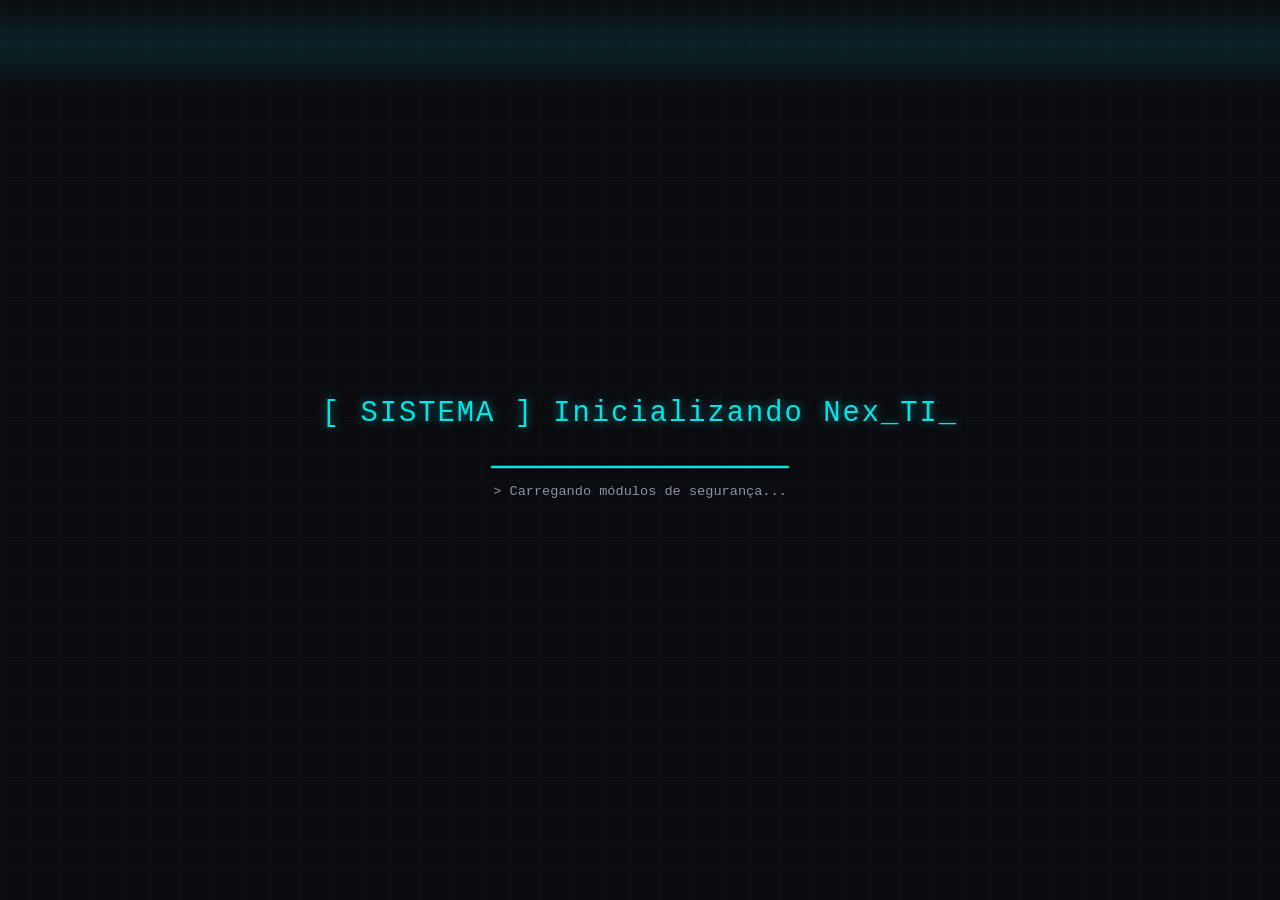
<file: loading.html>
<!DOCTYPE html>
<html lang="pt-BR">
<head>
    <meta charset="UTF-8">
    <meta name="viewport" content="width=device-width, initial-scale=1.0">
    <title>Nex_TI - Iniciando Sistema...</title>
    
    <style>
        * { margin: 0; padding: 0; box-sizing: border-box; }
        body { background-color: #0b0c10; color: #00e6e6; font-family: 'Fira Code', 'Courier New', Courier, monospace; display: flex; flex-direction: column; justify-content: center; align-items: center; height: 100vh; background-image: linear-gradient(rgba(0, 230, 230, 0.03) 1px, transparent 1px), linear-gradient(90deg, rgba(0, 230, 230, 0.03) 1px, transparent 1px); background-size: 30px 30px; text-align: center; overflow: hidden; position: relative; }
        body::after { content: ""; position: absolute; top: 0; left: 0; width: 100vw; height: 10vh; background: linear-gradient(to bottom, rgba(0,230,230,0), rgba(0,230,230,0.1), rgba(0,230,230,0)); animation: scanline 3s linear infinite; pointer-events: none; }
        @keyframes scanline { 0% { transform: translateY(-10vh); } 100% { transform: translateY(110vh); } }
        .splash-container { display: flex; flex-direction: column; align-items: center; padding: 20px; z-index: 10; }
        .splash-text { font-weight: normal; letter-spacing: 2px; font-size: 1.8rem; margin-bottom: 20px; text-shadow: 0 0 10px rgba(0, 230, 230, 0.5); }
        .cursor { animation: blink 1s infinite; }
        .progress-bar-container { width: 300px; height: 4px; background-color: #161b22; border: 1px solid #30363d; border-radius: 2px; margin-top: 15px; position: relative; overflow: hidden; box-shadow: 0 0 10px rgba(0, 0, 0, 0.8); }
        .progress-bar { height: 100%; width: 0%; background-color: #00e6e6; box-shadow: 0 0 10px #00e6e6; animation: carregar 3.5s cubic-bezier(0.1, 0.8, 0.3, 1) forwards; }
        .status-text { margin-top: 15px; font-size: 0.85rem; color: #8b92a5; height: 20px; }
        .sr-only { position: absolute; width: 1px; height: 1px; padding: 0; margin: -1px; overflow: hidden; clip: rect(0, 0, 0, 0); white-space: nowrap; border-width: 0; }
        @keyframes blink { 0%, 100% { opacity: 1; } 50% { opacity: 0; } }
        @keyframes carregar { 0% { width: 0%; } 20% { width: 15%; } 40% { width: 40%; } 60% { width: 45%; } 80% { width: 80%; } 100% { width: 100%; } }
        .glitch { animation: glitch-anim 0.3s 3 alternate; }
        @keyframes glitch-anim { 0% { transform: translate(0) } 20% { transform: translate(-2px, 2px) } 40% { transform: translate(-2px, -2px) } 60% { transform: translate(2px, 2px) } 80% { transform: translate(2px, -2px) } 100% { transform: translate(0) } }
        @media screen and (max-width: 600px) { .splash-text { font-size: 1.2rem; } .progress-bar-container { width: 250px; } body { background-size: 20px 20px; } }
    </style>
</head>
<body>
    
    <main role="main" aria-label="Ecrã de inicialização do sistema">
        <section class="splash-container">
            <h1 class="splash-text glitch" id="title-text">
                [ SISTEMA ] Inicializando Nex_TI<span class="cursor" aria-hidden="true">_</span>
            </h1>
            
            <!-- Semântica: O leitor de ecrã agora sabe que isto é uma barra de progresso -->
            <div class="progress-bar-container" role="progressbar" aria-valuemin="0" aria-valuemax="100" aria-label="Progresso de carregamento">
                <div class="progress-bar"></div>
            </div>

            <!-- Semântica: O leitor ignora o visual intermitente e lê a frase completa escondida -->
            <div class="status-text" id="status-log" aria-hidden="true">
                > Estabelecendo conexão...
            </div>
            
            <p class="sr-only" aria-live="polite">Aguarde. O sistema está a carregar módulos e irá redirecionar para o ecrã de autenticação em instantes.</p>
        </section>
    </main>

    <script>
        const logs = [
            "> Estabelecendo conexão...",
            "> Carregando módulos de segurança...",
            "> Montando banco de dados (SQL)...",
            "> Injetando dependências POO...",
            "> Verificando heurísticas de UI...",
            "> Autenticação pronta. Redirecionando..."
        ];
        
        const logElement = document.getElementById('status-log');
        let step = 0;

        const interval = setInterval(() => {
            step++;
            if(step < logs.length) {
                logElement.innerText = logs[step];
            } else {
                clearInterval(interval);
            }
        }, 600);

        setTimeout(function() {
            window.location.href = "login/login.html";
        }, 4000);
    </script>
</body>
</html>
</file>
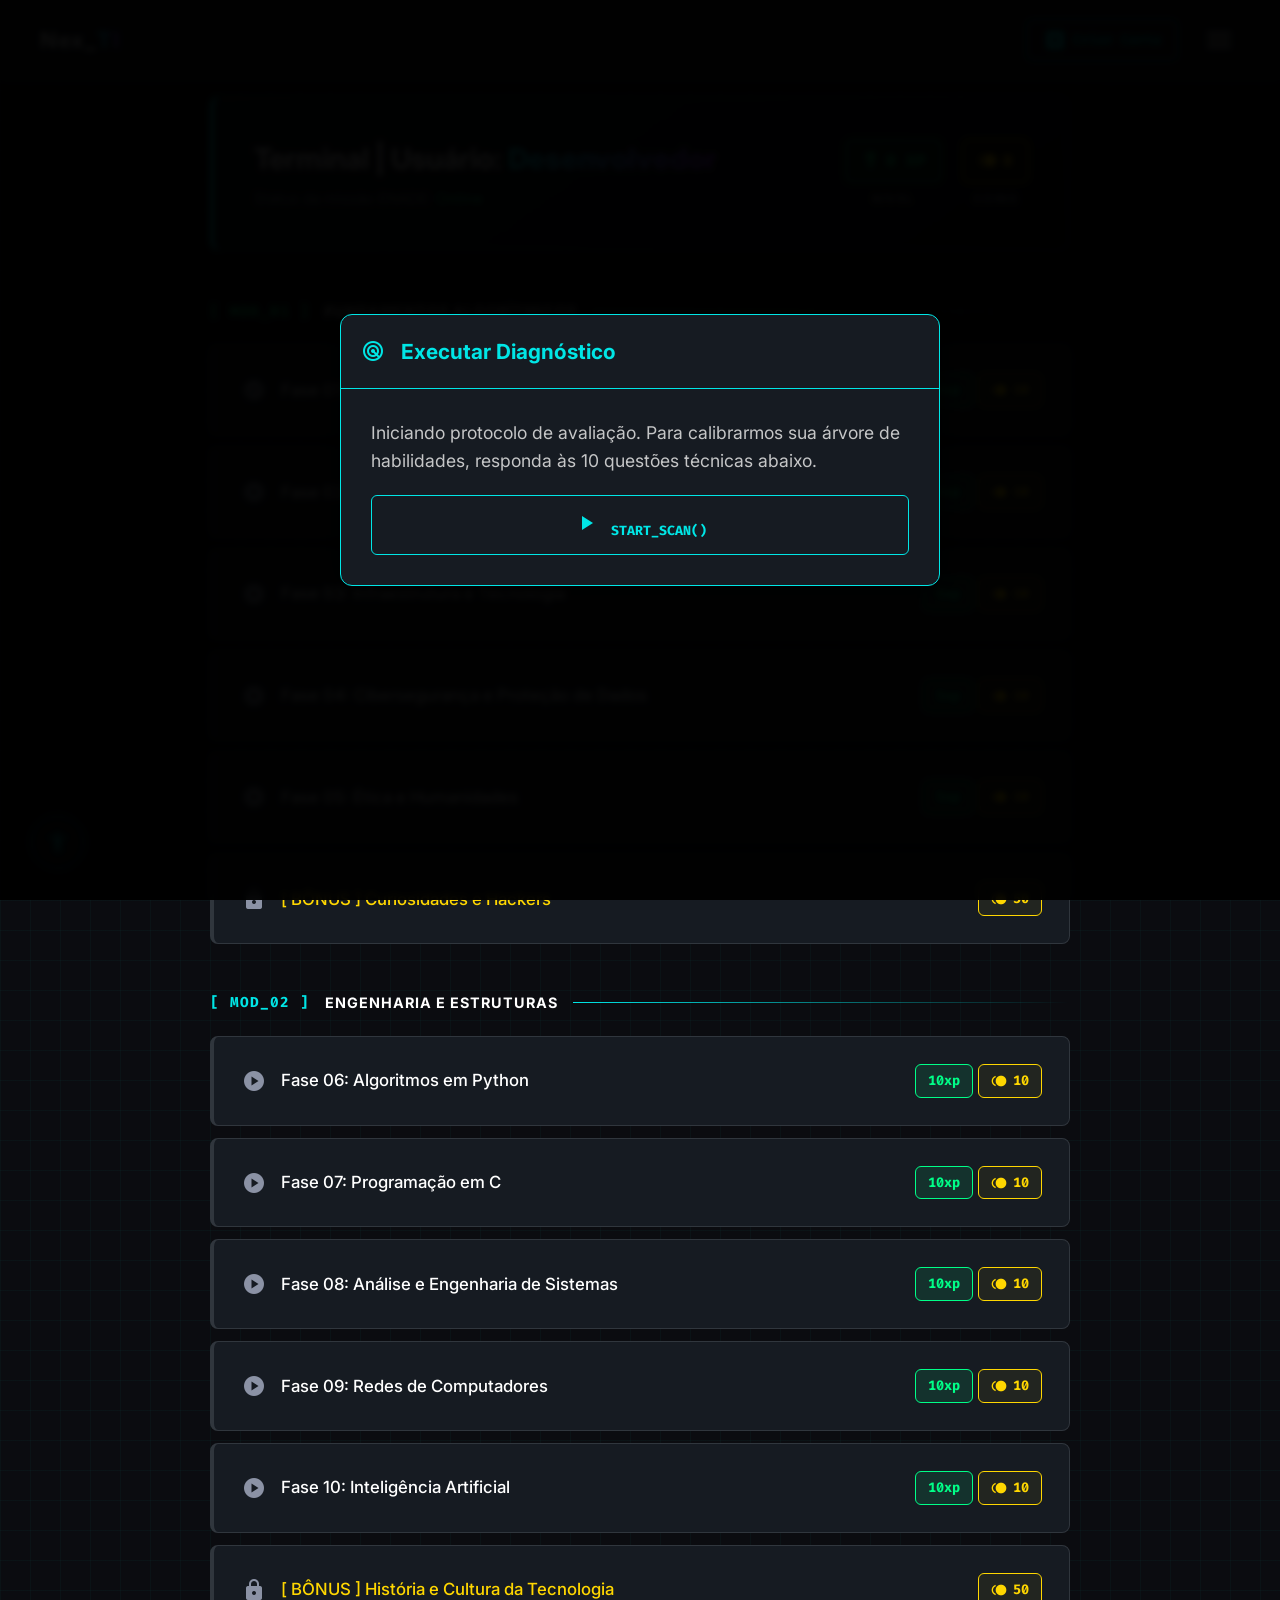
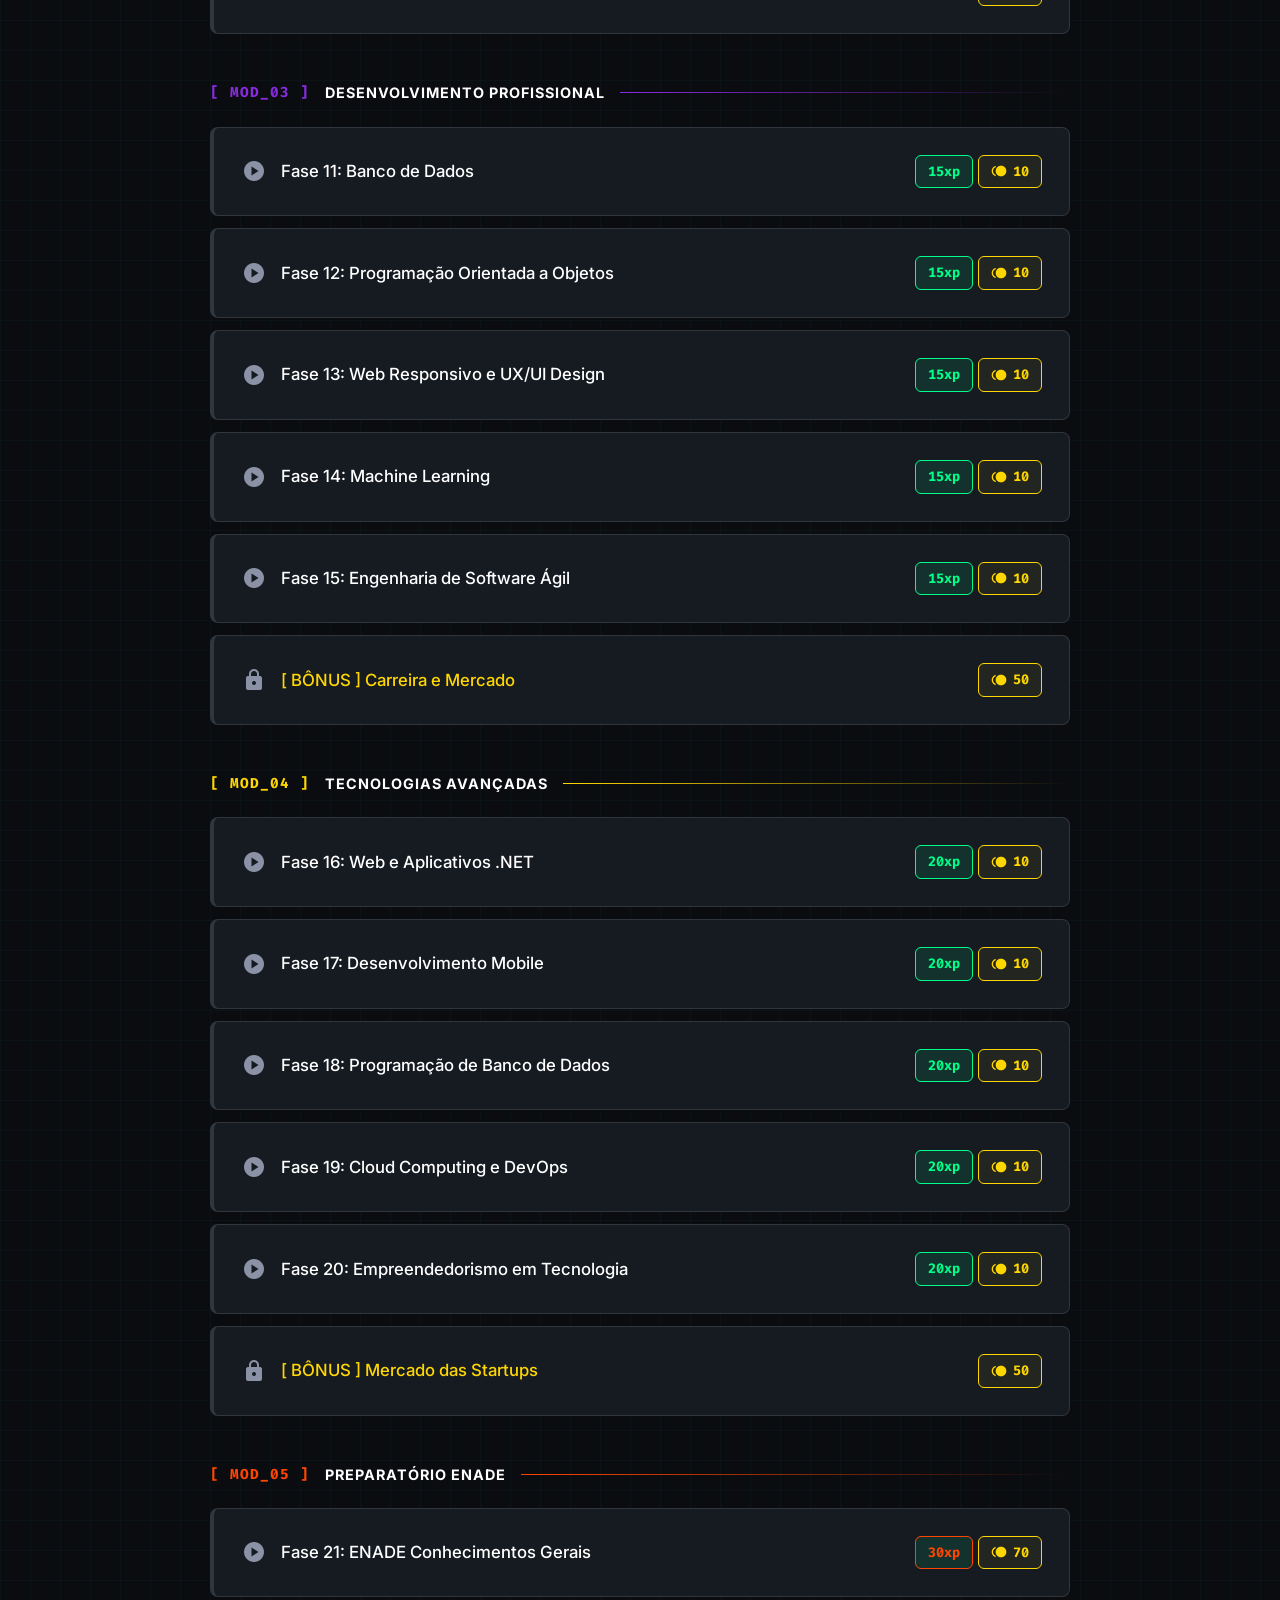
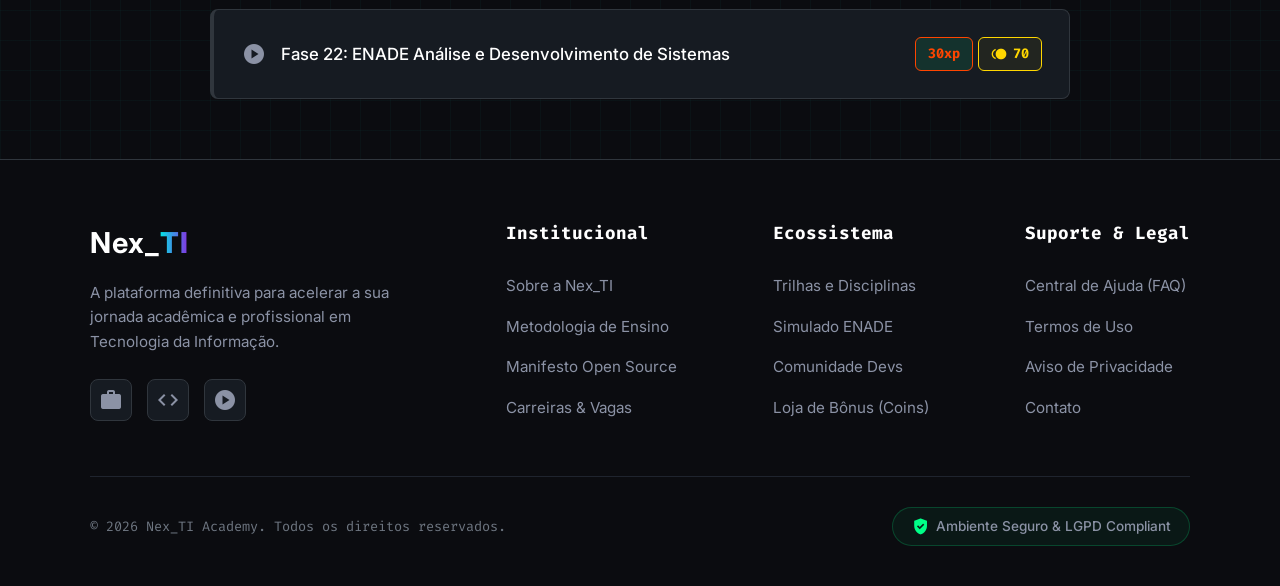
<file: home/home.html>
<!DOCTYPE html>
<html lang="pt-BR">
<head>
    <meta charset="UTF-8">
    <meta name="viewport" content="width=device-width, initial-scale=1.0">
    <title>Nex_TI</title>
    
    <link rel="icon" type="image/svg+xml" href="data:image/svg+xml,<svg xmlns='http://www.w3.org/2000/svg' viewBox='0 0 24 24' fill='%2300e6e6'><path d='M9.4 16.6L4.8 12l4.6-4.6L8 6l-6 6 6 6 1.4-1.4zm5.2 0l4.6-4.6-4.6-4.6L16 6l6 6-6 6-1.4-1.4z'/></svg>">
    
    <link rel="preconnect" href="https://fonts.googleapis.com">
    <link rel="preconnect" href="https://fonts.gstatic.com" crossorigin>
    <link href="https://fonts.googleapis.com/css2?family=Fira+Code:wght@400;600&family=Inter:wght@400;500;700&display=swap" rel="stylesheet">
    <link href="https://fonts.googleapis.com/css2?family=Material+Symbols+Outlined:opsz,wght,FILL,GRAD@24,400,0,0" rel="stylesheet" />
    
    <!-- Arquitetura CSS Modularizada -->
    <link rel="stylesheet" href="../css/global.css">
    <link rel="stylesheet" href="../css/desktop.css">
    <link rel="stylesheet" href="../css/mobile.css">
    
    <!-- CSS Exclusivo para Impressão -->
    <link rel="stylesheet" href="../css/print.css" media="print">
</head>
<body>

    <header>
        <div class="logo tech-font" onclick="window.scrollTo({top: 0, behavior: 'smooth'});" style="cursor: pointer;">
            <span style="color: #fff;">Nex_</span><span class="tech-text">TI</span>
        </div>
        <div class="header-right">
            <button class="btn-action tech-font flex-align" onclick="abrirModal('modalCriacao')">
                <span class="material-symbols-outlined">add_box</span> Criar Carta
            </button>
            <div class="hamburger-menu">
                <button class="hamburger-btn flex-align" onclick="toggleMenu()">
                    <span class="material-symbols-outlined" style="font-size: 2rem;">menu</span>
                </button>
                <div class="dropdown-content" id="dropdownMenu">
                    <div class="dropdown-header">
                        <div class="avatar tech-font flex-align">
                            <span class="material-symbols-outlined">terminal</span>
                        </div>
                        <div>
                            <div style="color: #fff; font-weight: bold;" id="menu-user-name">Aluno</div>
                            <div style="color: var(--alura-cyan); font-size: 0.8rem;" class="tech-font" id="menu-user-level">Rank: Pendente</div>
                        </div>
                    </div>
                    <a class="dropdown-item flex-align" onclick="refazerDiagnostico()">
                        <span class="material-symbols-outlined">radar</span> Refazer Diagnóstico
                    </a>
                    <a class="dropdown-item flex-align" onclick="mostrarProgresso()">
                        <span class="material-symbols-outlined">monitoring</span> Minhas Estatísticas
                    </a>
                    <a class="dropdown-item flex-align" onclick="abrirMapaMental()">
                        <span class="material-symbols-outlined" style="color: var(--alura-purple);">hub</span> Mapa Neural
                    </a>
                    <a class="dropdown-item danger flex-align" onclick="resetarProgresso()">
                        <span class="material-symbols-outlined">warning</span> Formatar Sistema
                    </a>
                    <div class="dropdown-item mobile-a11y" style="cursor: default; flex-direction: column; align-items: flex-start; gap: 10px;">
                        <span class="flex-align" style="color: var(--alura-cyan); font-weight: bold;">
                            <span class="material-symbols-outlined">accessibility_new</span> Acessibilidade
                        </span>
                        <div style="display: flex; gap: 5px; width: 100%;">
                            <button class="btn-action tech-font flex-align-center" onclick="mudarZoom(-1)" style="flex: 1; padding: 6px;">A-</button>
                            <button class="btn-action tech-font flex-align-center" onclick="mudarZoom(1)" style="flex: 1; padding: 6px;">A+</button>
                            <button class="btn-action tech-font flex-align-center" onclick="toggleAltoContraste()" style="flex: 1; padding: 6px;" title="Alto Contraste">
                                <span class="material-symbols-outlined" style="font-size: 1.2rem;">contrast</span>
                            </button>
                        </div>
                    </div>
                    <a class="dropdown-item flex-align" onclick="deslogar()">
                        <span class="material-symbols-outlined">logout</span> Logout
                    </a>
                </div>
            </div>
        </div>
    </header>

    <div class="container">
        
        <div class="dashboard-header">
            <div class="welcome-text">
                <h1>Terminal | Usuário: <span class="tech-text" id="header-user-name">Aluno</span></h1>
                <p>Status da missão ENADE: <span style="color: var(--alura-green);">Online</span></p>
            </div>
            <div class="xp-wrapper" style="display: flex; gap: 20px; align-items: center;">
                <div style="display: flex; flex-direction: column; align-items: center;">
                    <span class="xp-badge tech-font flex-align" id="xp-display" style="font-size: 1rem; padding: 8px 15px; margin: 0;">
                        <span class="material-symbols-outlined" style="font-size: 1.2rem;">military_tech</span> 0 XP
                    </span>
                    <span style="font-size: 0.75rem; letter-spacing: 1.5px; margin-top: 6px; color: #8b92a5; font-weight: bold; text-transform: uppercase;">Nível</span>
                </div>
                <div style="display: flex; flex-direction: column; align-items: center;">
                    <span class="xp-badge tech-font flex-align" id="coin-display" style="font-size: 1rem; padding: 8px 15px; margin: 0; border-color: #ffd700; color: #ffd700; background-color: rgba(255, 215, 0, 0.05);">
                        <span class="material-symbols-outlined" style="font-size: 1.2rem;">toll</span> 0
                    </span>
                    <span style="font-size: 0.75rem; letter-spacing: 1.5px; margin-top: 6px; color: #8b92a5; font-weight: bold; text-transform: uppercase;">Coins</span>
                </div>
            </div>
        </div>

        <div class="main-content">
            <div class="left-panel">
                
                <div class="dia-header mod-01"><span class="tech-font">[ Mod_01 ]</span> Fundamentos Algorítmicos<div class="dia-line"></div></div>
                <div class="aula-item" id="menu-fase1" onclick="carregarAula('fase1', 'Lógica com Python', this)"><span class="icon-status material-symbols-outlined">check_circle</span><span class="aula-title">Fase 01: Lógica com Python</span><div style="display: flex; gap: 5px; margin-left: auto;"><span class="xp-badge tech-font">5xp</span><span class="xp-badge tech-font flex-align" style="border-color: #ffd700; color: #ffd700; background: rgba(255, 215, 0, 0.05);"><span class="material-symbols-outlined" style="font-size: 1rem;">toll</span> 10</span></div></div>
                <div class="aula-item" id="menu-fase2" onclick="carregarAula('fase2', 'Matemática e Estatística', this)"><span class="icon-status material-symbols-outlined">play_circle</span><span class="aula-title">Fase 02: Matemática e Estatística</span><div style="display: flex; gap: 5px; margin-left: auto;"><span class="xp-badge tech-font">5xp</span><span class="xp-badge tech-font flex-align" style="border-color: #ffd700; color: #ffd700; background: rgba(255, 215, 0, 0.05);"><span class="material-symbols-outlined" style="font-size: 1rem;">toll</span> 10</span></div></div>
                <div class="aula-item" id="menu-fase3" onclick="carregarAula('fase3', 'Infraestrutura e Tecnologia da Informação', this)"><span class="icon-status material-symbols-outlined">play_circle</span><span class="aula-title">Fase 03: Infraestrutura e Tecnologia</span><div style="display: flex; gap: 5px; margin-left: auto;"><span class="xp-badge tech-font">5xp</span><span class="xp-badge tech-font flex-align" style="border-color: #ffd700; color: #ffd700; background: rgba(255, 215, 0, 0.05);"><span class="material-symbols-outlined" style="font-size: 1rem;">toll</span> 10</span></div></div>
                <div class="aula-item" id="menu-fase4" onclick="carregarAula('fase4', 'Cibersegurança e Proteção de Dados', this)"><span class="icon-status material-symbols-outlined">play_circle</span><span class="aula-title">Fase 04: Cibersegurança e Proteção de Dados</span><div style="display: flex; gap: 5px; margin-left: auto;"><span class="xp-badge tech-font">5xp</span><span class="xp-badge tech-font flex-align" style="border-color: #ffd700; color: #ffd700; background: rgba(255, 215, 0, 0.05);"><span class="material-symbols-outlined" style="font-size: 1rem;">toll</span> 10</span></div></div>
                <div class="aula-item" id="menu-fase5" onclick="carregarAula('fase5', 'Ética e Humanidades', this)"><span class="icon-status material-symbols-outlined">play_circle</span><span class="aula-title">Fase 05: Ética e Humanidades</span><div style="display: flex; gap: 5px; margin-left: auto;"><span class="xp-badge tech-font">5xp</span><span class="xp-badge tech-font flex-align" style="border-color: #ffd700; color: #ffd700; background: rgba(255, 215, 0, 0.05);"><span class="material-symbols-outlined" style="font-size: 1rem;">toll</span> 10</span></div></div>
                <div class="aula-item" id="menu-bonus1" onclick="tentarAbrirBonus('bonus1', 50, 'Curiosidades e Hackers', this)"><span class="icon-status material-symbols-outlined" id="icon-bonus1">lock</span><span class="aula-title" style="color: #ffd700;">[ BÔNUS ] Curiosidades e Hackers</span><div style="margin-left: auto;"><span class="xp-badge tech-font flex-align" id="price-bonus1" style="border-color: #ffd700; color: #ffd700; background: rgba(255, 215, 0, 0.05);"><span class="material-symbols-outlined" style="font-size: 1rem;">toll</span> 50</span></div></div>

                <div class="dia-header mod-02"><span class="tech-font">[ Mod_02 ]</span> Engenharia e Estruturas<div class="dia-line"></div></div>
                <div class="aula-item" id="menu-fase6" onclick="carregarAula('fase6', 'Algoritmos em Python', this)"><span class="icon-status material-symbols-outlined">play_circle</span><span class="aula-title">Fase 06: Algoritmos em Python</span><div style="display: flex; gap: 5px; margin-left: auto;"><span class="xp-badge tech-font">10xp</span><span class="xp-badge tech-font flex-align" style="border-color: #ffd700; color: #ffd700; background: rgba(255, 215, 0, 0.05);"><span class="material-symbols-outlined" style="font-size: 1rem;">toll</span> 10</span></div></div>
                <div class="aula-item" id="menu-fase7" onclick="carregarAula('fase7', 'Programação em C', this)"><span class="icon-status material-symbols-outlined">play_circle</span><span class="aula-title">Fase 07: Programação em C</span><div style="display: flex; gap: 5px; margin-left: auto;"><span class="xp-badge tech-font">10xp</span><span class="xp-badge tech-font flex-align" style="border-color: #ffd700; color: #ffd700; background: rgba(255, 215, 0, 0.05);"><span class="material-symbols-outlined" style="font-size: 1rem;">toll</span> 10</span></div></div>
                <div class="aula-item" id="menu-fase8" onclick="carregarAula('fase8', 'Análise e Engenharia de Sistemas', this)"><span class="icon-status material-symbols-outlined">play_circle</span><span class="aula-title">Fase 08: Análise e Engenharia de Sistemas</span><div style="display: flex; gap: 5px; margin-left: auto;"><span class="xp-badge tech-font">10xp</span><span class="xp-badge tech-font flex-align" style="border-color: #ffd700; color: #ffd700; background: rgba(255, 215, 0, 0.05);"><span class="material-symbols-outlined" style="font-size: 1rem;">toll</span> 10</span></div></div>
                <div class="aula-item" id="menu-fase9" onclick="carregarAula('fase9', 'Redes e Sistemas Distribuídos', this)"><span class="icon-status material-symbols-outlined">play_circle</span><span class="aula-title">Fase 09: Redes de Computadores</span><div style="display: flex; gap: 5px; margin-left: auto;"><span class="xp-badge tech-font">10xp</span><span class="xp-badge tech-font flex-align" style="border-color: #ffd700; color: #ffd700; background: rgba(255, 215, 0, 0.05);"><span class="material-symbols-outlined" style="font-size: 1rem;">toll</span> 10</span></div></div>
                <div class="aula-item" id="menu-fase10" onclick="carregarAula('fase10', 'Inteligência Artificial', this)"><span class="icon-status material-symbols-outlined">play_circle</span><span class="aula-title">Fase 10: Inteligência Artificial</span><div style="display: flex; gap: 5px; margin-left: auto;"><span class="xp-badge tech-font">10xp</span><span class="xp-badge tech-font flex-align" style="border-color: #ffd700; color: #ffd700; background: rgba(255, 215, 0, 0.05);"><span class="material-symbols-outlined" style="font-size: 1rem;">toll</span> 10</span></div></div>
                <div class="aula-item" id="menu-bonus2" onclick="tentarAbrirBonus('bonus2', 50, 'História e Cultura da Tecnologia', this)"><span class="icon-status material-symbols-outlined" id="icon-bonus2">lock</span><span class="aula-title" style="color: #ffd700;">[ BÔNUS ] História e Cultura da Tecnologia</span><div style="margin-left: auto;"><span class="xp-badge tech-font flex-align" id="price-bonus2" style="border-color: #ffd700; color: #ffd700; background: rgba(255, 215, 0, 0.05);"><span class="material-symbols-outlined" style="font-size: 1rem;">toll</span> 50</span></div></div>

                <div class="dia-header mod-03"><span class="tech-font">[ Mod_03 ]</span> Desenvolvimento Profissional<div class="dia-line"></div></div>
                <div class="aula-item" id="menu-fase11" onclick="carregarAula('fase11', 'Banco de Dados e NoSQL', this)"><span class="icon-status material-symbols-outlined">play_circle</span><span class="aula-title">Fase 11: Banco de Dados</span><div style="display: flex; gap: 5px; margin-left: auto;"><span class="xp-badge tech-font">15xp</span><span class="xp-badge tech-font flex-align" style="border-color: #ffd700; color: #ffd700; background: rgba(255, 215, 0, 0.05);"><span class="material-symbols-outlined" style="font-size: 1rem;">toll</span> 10</span></div></div>
                <div class="aula-item" id="menu-fase12" onclick="carregarAula('fase12', 'Programação Orientada a Objetos com C#', this)"><span class="icon-status material-symbols-outlined">play_circle</span><span class="aula-title">Fase 12: Programação Orientada a Objetos</span><div style="display: flex; gap: 5px; margin-left: auto;"><span class="xp-badge tech-font">15xp</span><span class="xp-badge tech-font flex-align" style="border-color: #ffd700; color: #ffd700; background: rgba(255, 215, 0, 0.05);"><span class="material-symbols-outlined" style="font-size: 1rem;">toll</span> 10</span></div></div>
                <div class="aula-item" id="menu-fase13" onclick="carregarAula('fase13', 'Web Responsivo e UX/UI Design', this)"><span class="icon-status material-symbols-outlined">play_circle</span><span class="aula-title">Fase 13: Web Responsivo e UX/UI Design</span><div style="display: flex; gap: 5px; margin-left: auto;"><span class="xp-badge tech-font">15xp</span><span class="xp-badge tech-font flex-align" style="border-color: #ffd700; color: #ffd700; background: rgba(255, 215, 0, 0.05);"><span class="material-symbols-outlined" style="font-size: 1rem;">toll</span> 10</span></div></div>
                <div class="aula-item" id="menu-fase14" onclick="carregarAula('fase14', 'Aprendizado de Máquina (Machine Learning)', this)"><span class="icon-status material-symbols-outlined">play_circle</span><span class="aula-title">Fase 14: Machine Learning</span><div style="display: flex; gap: 5px; margin-left: auto;"><span class="xp-badge tech-font">15xp</span><span class="xp-badge tech-font flex-align" style="border-color: #ffd700; color: #ffd700; background: rgba(255, 215, 0, 0.05);"><span class="material-symbols-outlined" style="font-size: 1rem;">toll</span> 10</span></div></div>
                <div class="aula-item" id="menu-fase15" onclick="carregarAula('fase15', 'Engenharia de Software Ágil', this)"><span class="icon-status material-symbols-outlined">play_circle</span><span class="aula-title">Fase 15: Engenharia de Software Ágil</span><div style="display: flex; gap: 5px; margin-left: auto;"><span class="xp-badge tech-font">15xp</span><span class="xp-badge tech-font flex-align" style="border-color: #ffd700; color: #ffd700; background: rgba(255, 215, 0, 0.05);"><span class="material-symbols-outlined" style="font-size: 1rem;">toll</span> 10</span></div></div>
                <div class="aula-item" id="menu-bonus3" onclick="tentarAbrirBonus('bonus3', 50, 'Carreira e Mercado', this)"><span class="icon-status material-symbols-outlined" id="icon-bonus3">lock</span><span class="aula-title" style="color: #ffd700;">[ BÔNUS ] Carreira e Mercado</span><div style="margin-left: auto;"><span class="xp-badge tech-font flex-align" id="price-bonus3" style="border-color: #ffd700; color: #ffd700; background: rgba(255, 215, 0, 0.05);"><span class="material-symbols-outlined" style="font-size: 1rem;">toll</span> 50</span></div></div>

                <div class="dia-header mod-04"><span class="tech-font">[ Mod_04 ]</span> Tecnologias Avançadas<div class="dia-line"></div></div>
                <div class="aula-item" id="menu-fase16" onclick="carregarAula('fase16', 'Web e Aplicativos com .NET', this)"><span class="icon-status material-symbols-outlined">play_circle</span><span class="aula-title">Fase 16: Web e Aplicativos .NET</span><div style="display: flex; gap: 5px; margin-left: auto;"><span class="xp-badge tech-font">20xp</span><span class="xp-badge tech-font flex-align" style="border-color: #ffd700; color: #ffd700; background: rgba(255, 215, 0, 0.05);"><span class="material-symbols-outlined" style="font-size: 1rem;">toll</span> 10</span></div></div>
                <div class="aula-item" id="menu-fase17" onclick="carregarAula('fase17', 'Desenvolvimento Mobile', this)"><span class="icon-status material-symbols-outlined">play_circle</span><span class="aula-title">Fase 17: Desenvolvimento Mobile</span><div style="display: flex; gap: 5px; margin-left: auto;"><span class="xp-badge tech-font">20xp</span><span class="xp-badge tech-font flex-align" style="border-color: #ffd700; color: #ffd700; background: rgba(255, 215, 0, 0.05);"><span class="material-symbols-outlined" style="font-size: 1rem;">toll</span> 10</span></div></div>
                <div class="aula-item" id="menu-fase18" onclick="carregarAula('fase18', 'Programação de Banco de Dados', this)"><span class="icon-status material-symbols-outlined">play_circle</span><span class="aula-title">Fase 18: Programação de Banco de Dados</span><div style="display: flex; gap: 5px; margin-left: auto;"><span class="xp-badge tech-font">20xp</span><span class="xp-badge tech-font flex-align" style="border-color: #ffd700; color: #ffd700; background: rgba(255, 215, 0, 0.05);"><span class="material-symbols-outlined" style="font-size: 1rem;">toll</span> 10</span></div></div>
                <div class="aula-item" id="menu-fase19" onclick="carregarAula('fase19', 'Cloud Computing e DevOps', this)"><span class="icon-status material-symbols-outlined">play_circle</span><span class="aula-title">Fase 19: Cloud Computing e DevOps</span><div style="display: flex; gap: 5px; margin-left: auto;"><span class="xp-badge tech-font">20xp</span><span class="xp-badge tech-font flex-align" style="border-color: #ffd700; color: #ffd700; background: rgba(255, 215, 0, 0.05);"><span class="material-symbols-outlined" style="font-size: 1rem;">toll</span> 10</span></div></div>
                <div class="aula-item" id="menu-fase20" onclick="carregarAula('fase20', 'Empreendedorismo em Tecnologia', this)"><span class="icon-status material-symbols-outlined">play_circle</span><span class="aula-title">Fase 20: Empreendedorismo em Tecnologia</span><div style="display: flex; gap: 5px; margin-left: auto;"><span class="xp-badge tech-font">20xp</span><span class="xp-badge tech-font flex-align" style="border-color: #ffd700; color: #ffd700; background: rgba(255, 215, 0, 0.05);"><span class="material-symbols-outlined" style="font-size: 1rem;">toll</span> 10</span></div></div>
                <div class="aula-item" id="menu-bonus4" onclick="tentarAbrirBonus('bonus4', 50, 'Mercado das Startups', this)"><span class="icon-status material-symbols-outlined" id="icon-bonus4">lock</span><span class="aula-title" style="color: #ffd700;">[ BÔNUS ] Mercado das Startups</span><div style="margin-left: auto;"><span class="xp-badge tech-font flex-align" id="price-bonus4" style="border-color: #ffd700; color: #ffd700; background: rgba(255, 215, 0, 0.05);"><span class="material-symbols-outlined" style="font-size: 1rem;">toll</span> 50</span></div></div>

                <div class="dia-header mod-05"><span class="tech-font">[ Mod_05 ]</span> Preparatório ENADE<div class="dia-line"></div></div>
                <div class="aula-item" id="menu-fase21" onclick="carregarAula('fase21', 'ENADE: Conhecimentos Gerais e Negócios', this)">
                    <span class="icon-status material-symbols-outlined">play_circle</span><span class="aula-title">Fase 21: ENADE Conhecimentos Gerais</span>
                    <div style="display: flex; gap: 5px; margin-left: auto;"><span class="xp-badge tech-font" style="border-color: #ff4500; color: #ff4500;">30xp</span><span class="xp-badge tech-font flex-align" style="border-color: #ffd700; color: #ffd700; background: rgba(255, 215, 0, 0.05);"><span class="material-symbols-outlined" style="font-size: 1rem;">toll</span> 70</span></div>
                </div>
                <div class="aula-item" id="menu-fase22" onclick="carregarAula('fase22', 'ENADE: Específicos de Análise e Desenvolvimento de Sistemas', this)">
                    <span class="icon-status material-symbols-outlined">play_circle</span><span class="aula-title">Fase 22: ENADE Análise e Desenvolvimento de Sistemas</span>
                    <div style="display: flex; gap: 5px; margin-left: auto;"><span class="xp-badge tech-font" style="border-color: #ff4500; color: #ff4500;">30xp</span><span class="xp-badge tech-font flex-align" style="border-color: #ffd700; color: #ffd700; background: rgba(255, 215, 0, 0.05);"><span class="material-symbols-outlined" style="font-size: 1rem;">toll</span> 70</span></div>
                </div>

            </div> 
            
            <div id="right-panel">
                <div class="painel-header">
                    <div id="titulo-aula">Running Script...</div>
                    <div id="contador-cartas" class="tech-font">Item 1/X</div>
                </div>

                <div class="card-container" onclick="virarCarta()">
                    <div class="card-inner" id="meuCard">
                        <div class="carta-frente">
                            <div class="carta-texto" id="texto-frente">Texto Frente</div>
                            <div class="carta-dica tech-font" id="dica-frente">Aperte [ESPAÇO] para debugar</div>
                        </div>
                        <div class="carta-verso">
                            <div class="carta-texto" id="texto-verso">Texto Verso</div>
                            <div class="carta-dica tech-font" id="dica-verso">Dica extra aqui</div>
                        </div>
                    </div>
                </div>

                <div class="game-controls" id="botoes-jogo">
                    <button class="btn-jogo btn-erro tech-font flex-align-center" onclick="processarResposta('errei')">
                        <span class="material-symbols-outlined" style="margin-right:5px;">close</span> ERRO
                    </button>
                    <button class="btn-jogo btn-acerto tech-font flex-align-center" onclick="processarResposta('acertei')">
                        <span class="material-symbols-outlined" style="margin-right:5px;">check</span> SUCESSO
                    </button>
                </div>
                
                <button class="btn-action btn-proxima tech-font flex-align-center" id="botao-proxima" style="display: none;" onclick="irParaProximaAula()">
                    <span class="material-symbols-outlined" style="margin-right:5px;">keyboard_double_arrow_right</span> CONCLUIR_ROTINA()
                </button>
            </div>
        </div> 
    </div>

    <div class="modal-overlay" id="modalCriacao">
        <div class="modal-content">
            <div class="modal-header">
                <h2 class="flex-align"><span class="material-symbols-outlined" style="margin-right:10px;">add_box</span> Criar Flashcard</h2>
                <button class="btn-close flex-align" onclick="fecharModal('modalCriacao')"><span class="material-symbols-outlined">close</span></button>
            </div>
            <div class="modal-body">
                <div class="input-group">
                    <label>Disciplina de Destino</label>
                    <select id="nova-fase" style="cursor: pointer;">
                        <option value="fase1">Fase 01: Lógica com Python</option>
                        <option value="fase2">Fase 02: Matemática e Estatística</option>
                        <option value="fase3">Fase 03: Infraestrutura e Tecnologia</option>
                        <option value="fase4">Fase 04: Cibersegurança e Proteção de Dados</option>
                        <option value="fase5">Fase 05: Ética e Humanidades</option>
                        <option value="bonus1">BÔNUS 1: Curiosidades e Hackers</option>
                        <option value="fase6">Fase 06: Algoritmos em Python</option>
                        <option value="fase7">Fase 07: Programação em C</option>
                        <option value="fase8">Fase 08: Análise e Engenharia de Sistemas</option>
                        <option value="fase9">Fase 09: Redes de Computadores</option>
                        <option value="fase10">Fase 10: Inteligência Artificial</option>
                        <option value="bonus2">BÔNUS 2: História e Cultura da Tecnologia</option>
                        <option value="fase11">Fase 11: Banco de Dados</option>
                        <option value="fase12">Fase 12: Programação Orientada a Objetos com C#</option>
                        <option value="fase13">Fase 13: Web Responsivo e UX/UI Design</option>
                        <option value="fase14">Fase 14: Machine Learning</option>
                        <option value="fase15">Fase 15: Engenharia de Software Ágil</option>
                        <option value="bonus3">BÔNUS 3: Carreira e Mercado</option>
                        <option value="fase16">Fase 16: Web e Aplicativos .NET</option>
                        <option value="fase17">Fase 17: Desenvolvimento Mobile</option>
                        <option value="fase18">Fase 18: Programação de Banco de Dados</option>
                        <option value="fase19">Fase 19: Cloud Computing e DevOps</option>
                        <option value="fase20">Fase 20: Empreendedorismo em Tecnologia</option>
                        <option value="bonus4">BÔNUS 4: Mercado das Startups</option>
                        <option value="fase21">Fase 21: ENADE Conhecimentos Gerais</option>
                        <option value="fase22">Fase 22: ENADE Análise e Desenvolvimento de Sistemas</option>
                    </select>
                </div>
                <div class="input-group">
                    <label>Frente da Carta (Pergunta/Termo)</label>
                    <textarea id="nova-frente" rows="2" placeholder="Ex: O que é..."></textarea>
                </div>
                <div class="input-group">
                    <label>Verso da Carta (Resposta/Explicação)</label>
                    <textarea id="nova-verso" rows="3" placeholder="Ex: É um sistema..."></textarea>
                </div>
                <div class="input-group">
                    <label>Dica (Opcional)</label>
                    <input type="text" id="nova-dica" placeholder="Ex: Lembre-se da regra X">
                </div>
                <button class="btn-action btn-right tech-font flex-align" onclick="salvarFlashcard()">
                    <span class="material-symbols-outlined" style="margin-right: 5px;">save</span> Salvar_Dado()
                </button>
            </div>
        </div>
    </div>

    <div class="modal-overlay" id="modalProgresso">
        <div class="modal-content">
            <div class="modal-header">
                <h2 class="flex-align"><span class="material-symbols-outlined" style="margin-right:10px;">monitoring</span> Seu Histórico Acadêmico</h2>
                <button class="btn-close flex-align" onclick="fecharModal('modalProgresso')"><span class="material-symbols-outlined">close</span></button>
            </div>
            <div class="modal-body" id="progresso-body">
            </div>
        </div>
    </div>

    <div class="modal-overlay" id="modalNivelamento" style="background: rgba(0,0,0,0.95);">
        <div class="modal-content" style="max-width: 600px; border-color: var(--alura-cyan);">
            <div class="modal-header" style="border-bottom-color: var(--alura-cyan);">
                <h2 style="color: var(--alura-cyan);" class="flex-align"><span class="material-symbols-outlined" style="margin-right:10px;">radar</span> Executar Diagnóstico</h2>
            </div>
            <div class="modal-body" id="nivelamento-body">
                <p style="color: #c5c6c7; font-size: 1.1rem; margin-bottom: 20px;">
                    Iniciando protocolo de avaliação. Para calibrarmos sua árvore de habilidades, responda às 10 questões técnicas abaixo.
                </p>
                <button class="btn-action btn-right tech-font flex-align-center" style="width: 100%; padding: 15px; justify-content: center;" onclick="iniciarQuizNivelamento()">
                    <span class="material-symbols-outlined" style="margin-right:5px;">play_arrow</span> START_SCAN()
                </button>
            </div>
        </div>
    </div>

    <!-- NOVO: MODAL MAPA MENTAL (OBSIDIAN VIEW) -->
    <div class="modal-overlay" id="modalMapaMental" style="background: rgba(0,0,0,0.95);">
        <div class="modal-content" style="max-width: 90vw; height: 90vh; border-color: var(--alura-purple); display: flex; flex-direction: column;">
            <div class="modal-header" style="border-bottom-color: var(--alura-purple);">
                <h2 style="color: var(--alura-purple);" class="flex-align"><span class="material-symbols-outlined" style="margin-right:10px;">hub</span> Mapa Neural</h2>
                <button class="btn-close flex-align" onclick="fecharModal('modalMapaMental')"><span class="material-symbols-outlined">close</span></button>
            </div>
            
            <div class="modal-body" id="mapa-mental-body" style="flex: 1; position: relative; overflow: hidden; background: #0b0c10; padding: 0; border-radius: 0 0 12px 12px; cursor: grab;">
                
                <!-- A Teia Neural -->
                <div id="obsidian-canvas" class="obsidian-canvas"></div>
                
                <!-- NOVO: WIDGET DE CONTROLO DA CÂMARA DO MAPA -->
                <div class="a11y-widget" id="a11y-widget-map" style="position: absolute !important; bottom: 20px !important; left: 20px !important; z-index: 1000 !important;">
                    <button class="a11y-toggle flex-align-center" onclick="document.getElementById('a11y-widget-map').classList.toggle('open')" title="Controles da Câmara">
                        <span class="material-symbols-outlined" style="font-size: 1.6rem;">settings_overscan</span>
                    </button>
                    <div class="a11y-options">
                        <!-- Botões de Zoom Específicos para o Mapa -->
                        <button class="btn-action tech-font flex-align-center" id="btn-zoom-out-map" title="Afastar (Zoom Out)">
                            <span class="material-symbols-outlined">zoom_out</span>
                        </button>
                        <button class="btn-action tech-font flex-align-center" id="btn-zoom-in-map" title="Aproximar (Zoom In)">
                            <span class="material-symbols-outlined">zoom_in</span>
                        </button>
                        <!-- O Alto Contraste continua a ser útil no mapa -->
                        <button class="btn-action tech-font flex-align-center" onclick="toggleAltoContraste()" title="Alternar Alto Contraste">
                            <span class="material-symbols-outlined">contrast</span>
                        </button>
                    </div>
                </div>

            </div>
        </div>
    </div>

    <footer class="main-footer">
        <div class="footer-content">
            <div class="footer-brand">
                <div class="logo tech-font">
                    <span style="color: #fff;">Nex_</span><span class="tech-text">TI</span>
                </div>
                <p class="footer-desc">A plataforma definitiva para acelerar a sua jornada acadêmica e profissional em Tecnologia da Informação.</p>
                <div class="social-icons">
                    <a href="#" onclick="emDesenvolvimento(event)" class="social-link" title="LinkedIn"><span class="material-symbols-outlined">work</span></a>
                    
                    <a href="https://github.com/MayconDIS/PIM_III" target="_blank" rel="noopener noreferrer" class="social-link" title="GitHub"><span class="material-symbols-outlined">code</span></a>
                    
                    <a href="#" onclick="emDesenvolvimento(event)" class="social-link" title="YouTube"><span class="material-symbols-outlined">play_circle</span></a>
                </div>
            </div>

            <div class="footer-links">
                <h3 class="footer-title tech-font">Institucional</h3>
                <ul>
                    <li><a href="#" onclick="emDesenvolvimento(event)">Sobre a Nex_TI</a></li>
                    <li><a href="#" onclick="emDesenvolvimento(event)">Metodologia de Ensino</a></li>
                    <li><a href="#" onclick="emDesenvolvimento(event)">Manifesto Open Source</a></li>
                    <li><a href="#" onclick="emDesenvolvimento(event)">Carreiras & Vagas</a></li>
                </ul>
            </div>

            <div class="footer-links">
                <h3 class="footer-title tech-font">Ecossistema</h3>
                <ul>
                    <li><a href="#" onclick="emDesenvolvimento(event)">Trilhas e Disciplinas</a></li>
                    <li><a href="#" onclick="emDesenvolvimento(event)">Simulado ENADE</a></li>
                    <li><a href="#" onclick="emDesenvolvimento(event)">Comunidade Devs</a></li>
                    <li><a href="#" onclick="emDesenvolvimento(event)">Loja de Bônus (Coins)</a></li>
                </ul>
            </div>

            <div class="footer-links">
                <h3 class="footer-title tech-font">Suporte & Legal</h3>
                <ul>
                    <li><a href="#" onclick="emDesenvolvimento(event)">Central de Ajuda (FAQ)</a></li>
                    <li><a href="#" onclick="emDesenvolvimento(event)">Termos de Uso</a></li>
                    <li><a href="#" onclick="emDesenvolvimento(event)">Aviso de Privacidade</a></li>
                    <li><a href="#" onclick="emDesenvolvimento(event)">Contato</a></li>
                </ul>
            </div>
        </div>

        <div class="footer-bottom">
            <div class="footer-copyright tech-font">
                &copy; 2026 Nex_TI Academy. Todos os direitos reservados.
            </div>
            <div class="footer-badges flex-align">
                <span class="material-symbols-outlined" style="color: var(--alura-green); font-size: 1.2rem;">verified_user</span> 
                <span style="font-size: 0.85rem; color: #8b92a5; font-weight: 500;">Ambiente Seguro & LGPD Compliant</span>
            </div>
        </div>
    </footer>

    <div class="a11y-widget" id="a11y-widget">
        <button class="a11y-toggle flex-align-center" onclick="toggleA11yMenu()" title="Acessibilidade">
            <span class="material-symbols-outlined" style="font-size: 1.6rem;">accessibility_new</span>
        </button>
        <div class="a11y-options">
            <button class="btn-action tech-font flex-align-center" onclick="mudarZoom(-1)" title="Diminuir Texto">A-</button>
            <button class="btn-action tech-font flex-align-center" onclick="mudarZoom(1)" title="Aumentar Texto">A+</button>
            <button class="btn-action tech-font flex-align-center" onclick="toggleAltoContraste()" title="Alternar Alto Contraste">
                <span class="material-symbols-outlined">contrast</span>
            </button>
        </div>
    </div>

    <button id="btn-voltar-topo" class="btn-action flex-align-center" onclick="window.scrollTo({top: 0, behavior: 'smooth'});">
        <span class="material-symbols-outlined" style="font-size: 1.8rem;">keyboard_arrow_up</span>
    </button>

    <script src="../js/data.js"></script>
    <script src="../js/app.js"></script>
</body>
</html>
</file>
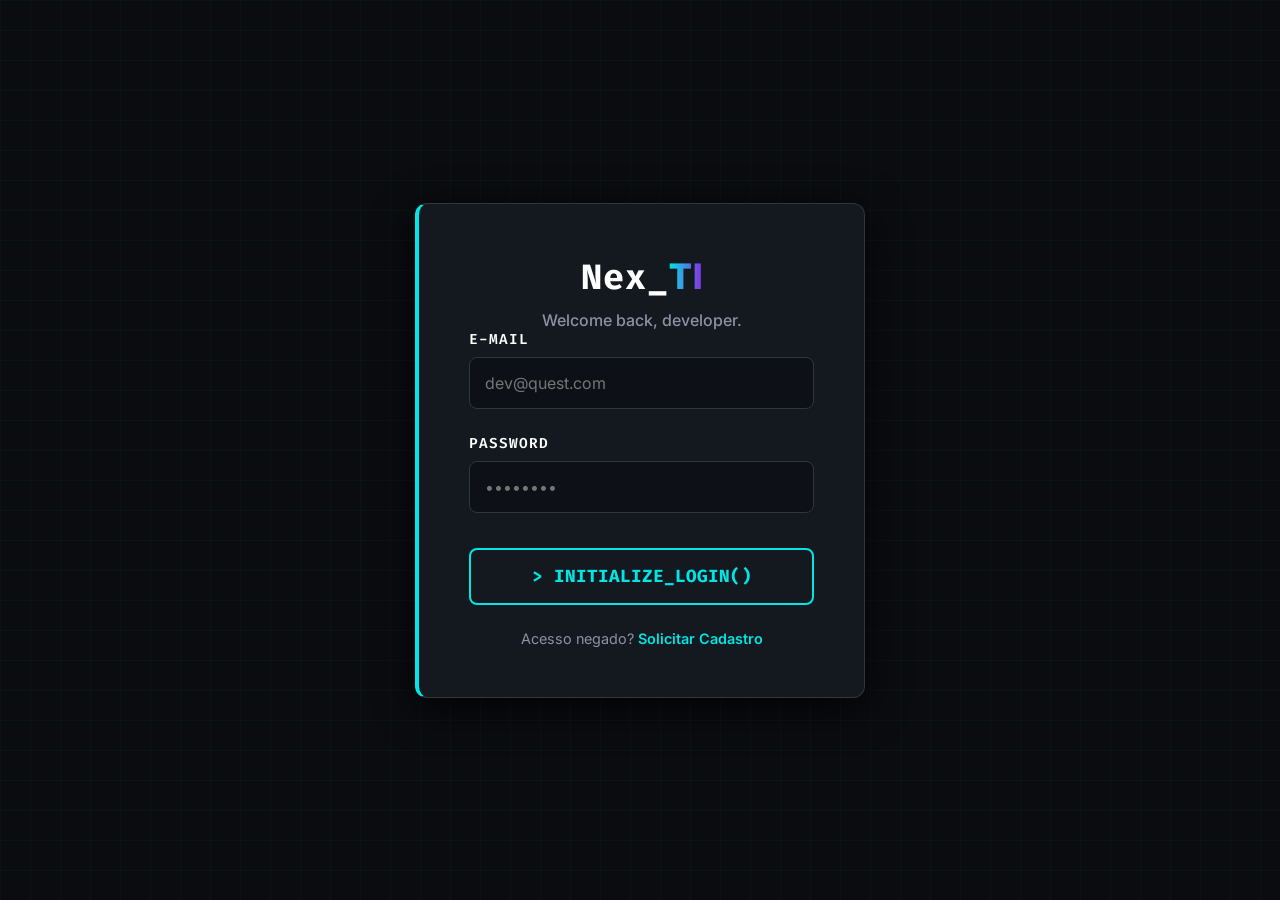
<file: login/login.html>
<!DOCTYPE html>
<html lang="pt-BR">
<head>
    <meta charset="UTF-8">
    <meta name="viewport" content="width=device-width, initial-scale=1.0">
    <title>Login - Nex_TI</title>
    <link rel="icon" type="image/svg+xml" href="data:image/svg+xml,<svg xmlns='http://www.w3.org/2000/svg' viewBox='0 0 24 24' fill='%2300e6e6'><path d='M9.4 16.6L4.8 12l4.6-4.6L8 6l-6 6 6 6 1.4-1.4zm5.2 0l4.6-4.6-4.6-4.6L16 6l6 6-6 6-1.4-1.4z'/></svg>">
    <link href="https://fonts.googleapis.com/css2?family=Fira+Code:wght@400;600&family=Inter:wght@400;500;700&display=swap" rel="stylesheet">
    <link rel="stylesheet" href="../css/login.css">
</head>
<body>
    <main class="login-container" aria-labelledby="form-title">
        <header class="login-header">
            <h1 id="form-title" class="logo-main tech-font">Nex_<span class="tech-text">TI</span></h1>
            <p id="form-subtitle" class="subtitle">Welcome back, developer.</p>
        </header>
        
        <form class="login-form" onsubmit="handleAuth(event)" aria-label="Formulário de Autenticação">
            <div class="form-group" id="group-nome" style="display: none;">
                <label for="nome" class="tech-font">Nickname</label>
                <div class="input-with-icon">
                    <!-- Autocomplete para facilitar o preenchimento -->
                    <input type="text" id="nome" placeholder="Ex: Maycon" autocomplete="username" aria-label="Seu nickname">
                </div>
            </div>
            
            <div class="form-group">
                <label for="email" class="tech-font">E-mail</label>
                <div class="input-with-icon">
                    <!-- Autocomplete para e-mail -->
                    <input type="email" id="email" placeholder="dev@quest.com" autocomplete="email" required aria-required="true">
                </div>
            </div>
            
            <div class="form-group">
                <label for="password" class="tech-font">Password</label>
                <div class="input-with-icon">
                    <!-- Autocomplete para senha -->
                    <input type="password" id="password" placeholder="••••••••" autocomplete="current-password" required aria-required="true">
                </div>
            </div>
            
            <button type="submit" class="btn-login tech-font" id="btn-submit" aria-live="assertive">> INITIALIZE_LOGIN()</button>
        </form>
        
        <footer class="extra-links">
            <!-- Semântica: role="button" pois não nos leva a outra página, mas sim altera o estado visual da atual -->
            <p id="footer-text">Acesso negado? <a href="#" onclick="toggleMode(event)" aria-label="Alternar para ecrã de registo" role="button">Solicitar Cadastro</a></p>
        </footer>
    </main>

    <script>
        let isLoginMode = true;
        let usersDB = JSON.parse(localStorage.getItem('quest_users')) || {};

        function toggleMode(event) {
            event.preventDefault(); 
            isLoginMode = !isLoginMode; 
            
            const title = document.getElementById('form-title');
            const subtitle = document.getElementById('form-subtitle');
            const btn = document.getElementById('btn-submit');
            const footerText = document.getElementById('footer-text');
            const groupNome = document.getElementById('group-nome');
            const inputNome = document.getElementById('nome');

            if (isLoginMode) {
                title.innerHTML = 'Nex_<span class="tech-text">TI</span>';
                subtitle.innerText = 'Welcome back, developer.';
                btn.innerText = 'Entrar no Terminal';
                footerText.innerHTML = 'Ainda não tem acesso? <a href="#" onclick="toggleMode(event)" role="button">Cadastre-se</a>';
                groupNome.style.display = 'none'; 
                inputNome.required = false;
            } else {
                title.innerHTML = 'New_<span class="tech-text">Access</span>';
                subtitle.innerText = 'Join the Quest.';
                btn.innerText = 'Criar Conta';
                footerText.innerHTML = 'Já tem acesso? <a href="#" onclick="toggleMode(event)" role="button">Faça Login</a>';
                groupNome.style.display = 'block'; 
                inputNome.required = true;
            }
        }

        function handleAuth(event) {
            event.preventDefault();
            
            const email = document.getElementById('email').value.trim();
            const password = document.getElementById('password').value;
            const btn = document.getElementById('btn-submit');
            
            if (isLoginMode && email === "admin@quest.com" && password === "admin") {
                btn.innerText = "Acesso Concedido...";
                localStorage.setItem('quest_user_name', 'Admin');
                
                const userKey = 'quest_Admin_';
                localStorage.setItem(userKey + 'nivelado', 'true');
                localStorage.setItem(userKey + 'rank', 'Rank: Deus (Admin)');
                localStorage.setItem(userKey + 'xp', '99999');
                localStorage.setItem(userKey + 'coins', '99999');
                
                const todasFases = ["fase1","fase2","fase3","fase4","fase5","fase6","fase7","fase8","fase9","fase10","fase11","fase12","fase13","fase14","fase15","fase16","fase17","fase18","fase19","fase20","fase21","fase22"];
                const todosBonus = ["bonus1","bonus2","bonus3","bonus4"];
                localStorage.setItem(userKey + 'desbloqueadas', JSON.stringify(todasFases));
                localStorage.setItem(userKey + 'bonus_unlocked', JSON.stringify(todosBonus));

                // ATUALIZADO: Agora aponta para home.html
                setTimeout(() => { window.location.href = '../home/home.html'; }, 800);
                return;
            }

            if (!isLoginMode) {
                const nome = document.getElementById('nome').value.trim();
                
                if (usersDB[email]) return mostrarErro("Este ID já existe!");
                if (password.length < 4) return mostrarErro("Senha fraca!");
                
                usersDB[email] = { nome: nome, senha: password };
                localStorage.setItem('quest_users', JSON.stringify(usersDB));
                btn.innerText = "Registrado! Entrando...";
                localStorage.setItem('quest_user_name', nome);
                
                // ATUALIZADO: Agora aponta para home.html
                setTimeout(() => { window.location.href = '../home/home.html'; }, 1000);
            } 
            else {
                const user = usersDB[email];
                if (!user || user.senha !== password) return mostrarErro("Acesso Bloqueado!");
                
                btn.innerText = "Autenticando...";
                localStorage.setItem('quest_user_name', user.nome);
                
                // ATUALIZADO: Agora aponta para home.html
                setTimeout(() => { window.location.href = '../home/home.html'; }, 1000);
            }
        }

        function mostrarErro(mensagem) {
            const btn = document.getElementById('btn-submit');
            const textoOriginal = btn.innerText;
            
            btn.innerText = mensagem;
            btn.style.color = "#ff5555"; 
            btn.style.borderColor = "#ff5555";
            
            setTimeout(() => { 
                btn.innerText = textoOriginal; 
                btn.style.color = "var(--alura-cyan)"; 
                btn.style.borderColor = "var(--alura-cyan)"; 
            }, 2500);
        }
    </script>
</body>
</html>
</file>
<file: .Documentos_PIM_III/style.css>
/* FEEDBACK PROF. FLÁVIO: Implementação de Media Queries, Flexbox e Grid */
@media screen and (max-width: 800px) {
    body { display: flex; flex-direction: column; align-items: center; padding: 10px; background: white; }
    .page { width: 100%; padding: 1.5cm; min-height: auto; page-break-after: auto; box-shadow: none; }
    .sumario-item { display: flex; flex-direction: column; margin-bottom: 10px; }
    .sumario-pontos { display: none; }
    .table-autores, .table-capa { display: grid; grid-template-columns: 1fr; width: 100%; }
}

* { margin: 0; padding: 0; box-sizing: border-box; }

body {
    background-color: #525659;
    display: flex;
    flex-direction: column;
    align-items: center;
    gap: 30px;
    padding: 30px;
    font-family: Arial, sans-serif;
    font-size: 12pt;
    color: black;
}

.page {
    background-color: white;
    width: 21cm;
    min-height: 29.7cm;
    padding: 3cm 2cm 2cm 3cm; 
    box-shadow: 0 4px 10px rgba(0, 0, 0, 0.5);
    position: relative;
}

p { text-align: justify; line-height: 1.5; margin-bottom: 0.5cm; }
.paragrafo { text-indent: 1.5cm; }

ul { list-style-type: disc; margin-left: 2cm; margin-bottom: 0.5cm; }
li { text-align: justify; line-height: 1.5; }

h1, h2, h3, h4 { font-size: 12pt; font-weight: bold; text-align: left; margin-bottom: 1.5rem; }
h1, h2 { text-transform: uppercase; }

.center { text-align: center; }
.uppercase { text-transform: uppercase; }

table { width: 100%; border-collapse: collapse; margin-bottom: 1.5rem; font-size: 12pt; }
table, th, td { border: 1px solid black; }
th, td { padding: 8px; text-align: left; }

.table-autores { width: 75%; margin: 0 auto; }
.table-capa { width: 75%; margin: 0 auto; border: none; }
.table-capa th, .table-capa td { border: none; padding: 4px 8px; }

.sumario-container { width: 100%; margin-top: 1cm; }
.sumario-item { display: flex; align-items: baseline; margin-bottom: 0.2cm; font-size: 12pt; }
.sumario-titulo { white-space: nowrap; }
.sumario-recuo-1 { padding-left: 0.7cm; }
.sumario-recuo-2 { padding-left: 1.4cm; }
.sumario-pontos { flex-grow: 1; border-bottom: 2px dotted #000; margin: 0 5px; }
.sumario-pagina { white-space: nowrap; }
.sumario-link { text-decoration: none; color: inherit; display: block; width: 100%; }
.sumario-link:hover .sumario-titulo { text-decoration: underline; cursor: pointer; }

.ref-link { color: inherit; transition: color 0.2s; }
.ref-link:hover { color: #2f81f7; }

.diagrama-container { text-align: center; margin: 1cm 0; }
.diagrama-img { max-width: 100%; max-height: 18cm; object-fit: contain; margin-bottom: 0.2cm; }
.legenda-topo { font-size: 10pt; font-weight: bold; text-align: center; margin-bottom: 0.2cm; }
.legenda-fonte { font-size: 10pt; text-align: center; }

.logo-unip { display: block; margin: 0 auto 0.5cm auto; width: 6cm; }
.capa-header { text-align: center; line-height: 1.5; margin-bottom: 2cm; }
.capa-titulo { text-align: center; font-weight: bold; margin-top: 3cm; margin-bottom: 3cm; }
.capa-footer { position: absolute; bottom: 2cm; left: 3cm; right: 2cm; text-align: center; line-height: 1.5; }
.recuo-rosto { margin-left: 8cm; text-align: justify; line-height: 1.5; font-size: 12pt; }
.num-pagina { position: absolute; top: 2cm; right: 2cm; font-size: 10pt; }

/* Nova estilização semântica para caixas de código (C# e JS) */
.code-box {
    background-color: #f4f4f4;
    border-left: 5px solid #333;
    padding: 15px;
    margin-bottom: 1cm;
    border-radius: 0 8px 8px 0;
    color: #000; /* Força o texto a ficar preto */
}
.code-box pre {
    white-space: pre-wrap;
    word-wrap: break-word;
    color: #000;
}
.code-box code {
    font-family: 'Courier New', Courier, monospace;
    font-size: 9pt;
    color: #000; /* Alterado do vermelho para o preto */
}

@media print {
    @page { size: A4; margin: 0; }
    body { background-color: white; padding: 0; gap: 0; }
    .page { box-shadow: none; margin: 0; page-break-after: always; height: 29.7cm; }
}
</file>
<file: css/global.css>
/* =========================================
   1. GLOBAL: VARIÁVEIS, RESETS E FONTES
   ========================================= */
:root {
    --alura-dark: #0b0c10;
    --alura-card: #161b22;
    --alura-blue: #2f81f7;
    --alura-green: #00ff88;
    --alura-cyan: #00e6e6;
    --alura-purple: #8a2be2;
}

* { 
    margin: 0; 
    padding: 0; 
    box-sizing: border-box; 
    font-family: 'Inter', 'Segoe UI', Tahoma, Geneva, sans-serif; 
}

.tech-font { 
    font-family: 'Fira Code', 'Courier New', Courier, monospace !important; 
}

body { 
    background-color: var(--alura-dark); 
    color: #c5c6c7; 
    line-height: 1.6; 
    background-image: 
        linear-gradient(rgba(0, 230, 230, 0.03) 1px, transparent 1px), 
        linear-gradient(90deg, rgba(0, 230, 230, 0.03) 1px, transparent 1px);
    background-size: 30px 30px;
}

/* =========================================
   2. GLOBAL: ANIMAÇÕES
   ========================================= */
@keyframes fadeSlideUp {
    from { opacity: 0; transform: translateY(25px); }
    to { opacity: 1; transform: translateY(0); }
}

@keyframes pulseNeon {
    0% { box-shadow: 0 0 5px rgba(0, 230, 230, 0.1); }
    50% { box-shadow: 0 0 15px rgba(0, 230, 230, 0.4); }
    100% { box-shadow: 0 0 5px rgba(0, 230, 230, 0.1); }
}

@keyframes floatAvatar {
    0% { transform: translateY(0px); }
    50% { transform: translateY(-4px); }
    100% { transform: translateY(0px); }
}

@keyframes flyUp { 
    0% { transform: translateY(0) scale(0.5) rotate(0deg); opacity: 1; } 
    100% { transform: translateY(-80px) scale(1.5) rotate(180deg); opacity: 0; } 
}

@keyframes floatButton {
    0% { transform: translateY(0); box-shadow: 0 5px 15px rgba(0, 0, 0, 0.5); }
    50% { transform: translateY(-8px); box-shadow: 0 15px 25px rgba(0, 230, 230, 0.3); }
    100% { transform: translateY(0); box-shadow: 0 5px 15px rgba(0, 0, 0, 0.5); }
}

/* =========================================
   3. GLOBAL: CLASSES UTILITÁRIAS
   ========================================= */
.material-symbols-outlined { 
    font-variation-settings: 'FILL' 1, 'wght' 400, 'GRAD' 0, 'opsz' 24; 
}

.flex-align { display: flex; align-items: center; gap: 6px; }
.flex-align-center { display: flex; align-items: center; justify-content: center; }

.tech-text { 
    background: linear-gradient(90deg, var(--alura-cyan), var(--alura-purple)); 
    -webkit-background-clip: text; 
    background-clip: text; 
    -webkit-text-fill-color: transparent; 
    font-weight: 800; 
}

.btn-action {
    background-color: var(--alura-card); 
    color: var(--alura-cyan); 
    border: 1px solid var(--alura-cyan);
    padding: 8px 16px; 
    border-radius: 6px; 
    cursor: pointer; 
    font-weight: bold; 
    transition: all 0.3s ease;
}

.btn-action:hover { 
    background-color: rgba(0, 230, 230, 0.1); 
    box-shadow: 0 0 15px rgba(0, 230, 230, 0.3); 
    text-shadow: 0 0 5px rgba(0, 230, 230, 0.5); 
}

.star-anim { 
    position: absolute; bottom: 0; font-size: 1.5rem; 
    animation: flyUp 1s ease-out forwards; pointer-events: none; 
}

/* =========================================
   4. GLOBAL: CORES DOS MÓDULOS (Identidade)
   ========================================= */
.mod-01 span.tech-font { color: var(--alura-green); }
.mod-01 .dia-line { background: linear-gradient(90deg, var(--alura-green), transparent); }
.mod-02 span.tech-font { color: var(--alura-cyan); }
.mod-02 .dia-line { background: linear-gradient(90deg, var(--alura-cyan), transparent); }
.mod-03 span.tech-font { color: var(--alura-purple); }
.mod-03 .dia-line { background: linear-gradient(90deg, var(--alura-purple), transparent); }
.mod-04 span.tech-font { color: #ffd700; }
.mod-04 .dia-line { background: linear-gradient(90deg, #ffd700, transparent); }
.mod-05 span.tech-font { color: #ff4500; }
.mod-05 .dia-line { background: linear-gradient(90deg, #ff4500, transparent); }

/* =========================================
   5. GLOBAL: ACESSIBILIDADE ALTO CONTRASTE
   ========================================= */
body.high-contrast-mode {
    --alura-dark: #000000 !important;
    --alura-card: #000000 !important;
    --alura-blue: #FFFF00 !important;
    --alura-green: #FFFF00 !important;
    --alura-cyan: #FFFF00 !important;
    --alura-purple: #FFFFFF !important;
    background-color: #000000 !important;
    background-image: none !important;
    color: #FFFFFF !important;
}

body.high-contrast-mode * { text-shadow: none !important; box-shadow: none !important; }

body.high-contrast-mode .btn-action, body.high-contrast-mode .aula-item,
body.high-contrast-mode .modal-content, body.high-contrast-mode .dropdown-content,
body.high-contrast-mode .card-inner > div, body.high-contrast-mode header,
body.high-contrast-mode .a11y-toggle, body.high-contrast-mode .a11y-options {
    border: 2px solid #FFFF00 !important; background-color: #000000 !important;
}

body.high-contrast-mode .dia-line { background: #FFFF00 !important; }
body.high-contrast-mode .tech-text { background: none !important; -webkit-text-fill-color: #FFFF00 !important; color: #FFFF00 !important; }
body.high-contrast-mode .xp-badge { color: #000000 !important; background-color: #FFFF00 !important; border-color: #FFFF00 !important; }

/* =========================================
   6. GLOBAL: MAPA NEURAL (OBSIDIAN VIEW) - AVANÇADO
   ========================================= */
.obsidian-canvas {
    position: relative;
    width: 4000px; /* Aumentámos o espaço de exploração */
    height: 4000px;
    background-color: #0b0c10;
    background-image: radial-gradient(rgba(0, 230, 230, 0.05) 1px, transparent 1px);
    background-size: 50px 50px;
    transform-origin: 0 0; /* Essencial para o Zoom funcionar direito */
    will-change: transform;
}

.obsidian-node {
    position: absolute;
    border-radius: 50%;
    cursor: grab;
    transform: translate(-50%, -50%);
    transition: background-color 0.3s, box-shadow 0.3s;
    z-index: 10;
}

.obsidian-node:active { cursor: grabbing; }

.obsidian-node .label {
    position: absolute; top: 100%; left: 50%; transform: translateX(-50%);
    color: #8b92a5; font-size: 0.8rem; white-space: nowrap; pointer-events: none;
    opacity: 0; transition: opacity 0.3s; background: rgba(11, 12, 16, 0.9);
    border: 1px solid #30363d; padding: 4px 8px; border-radius: 6px; margin-top: 8px;
}
.obsidian-node:hover .label { opacity: 1; color: #fff; z-index: 20; }

.obsidian-edge {
    position: absolute; height: 1px; transform-origin: 0 50%; z-index: 1; pointer-events: none;
}

/* Efeito de Pulsar (Lastro Neural) */
.neural-pulse {
    position: absolute;
    border-radius: 50%;
    border: 2px solid var(--alura-cyan);
    transform: translate(-50%, -50%) scale(1);
    opacity: 1;
    pointer-events: none;
    z-index: 5;
    animation: pulseOut 0.8s cubic-bezier(0.1, 0, 0.1, 1) forwards;
}

@keyframes pulseOut {
    100% { transform: translate(-50%, -50%) scale(4); opacity: 0; }
}

/* Mini Carta Flutuante no Mapa */
.mini-flashcard {
    position: absolute;
    background: rgba(22, 27, 34, 0.95);
    backdrop-filter: blur(10px);
    border: 1px solid var(--alura-cyan);
    border-radius: 12px;
    padding: 20px;
    width: 250px;
    color: #fff;
    box-shadow: 0 10px 30px rgba(0,0,0,0.8), 0 0 20px rgba(0, 230, 230, 0.2);
    z-index: 100;
    pointer-events: none;
    animation: fadeSlideUp 0.3s ease forwards;
}
.mini-flashcard h4 { font-size: 0.9rem; color: var(--alura-cyan); margin-bottom: 10px; border-bottom: 1px dashed #30363d; padding-bottom: 5px; }
.mini-flashcard p { font-size: 0.85rem; color: #c5c6c7; }
</file>
<file: css/desktop.css>
/* =========================================
   LAYOUT DESKTOP: BASE E HEADER
   ========================================= */
body {
    /* MATEMÁTICA TRAVADA DESKTOP: 80px do Menu + 15px de Respiro = 95px */
    padding-top: 95px; 
}

header {
    background-color: rgba(22, 27, 34, 0.9); 
    backdrop-filter: blur(10px);
    padding: 0 40px; 
    height: 80px; 
    display: flex; justify-content: space-between; align-items: center; 
    border-bottom: 1px solid #30363d; 
    position: fixed; top: 0; left: 0; width: 100%; z-index: 1000;
}

.mobile-a11y { display: none !important; }
.logo { font-size: 1.4rem; font-weight: bold; letter-spacing: 1px; display: flex; align-items: center; }
.header-right { display: flex; align-items: center; gap: 20px; }

/* Menu Suspenso */
.hamburger-menu { position: relative; }
.hamburger-btn { background: none; border: none; color: #fff; cursor: pointer; padding: 5px; }

.dropdown-content { 
    display: none; position: absolute; right: 0; top: 60px; 
    background-color: var(--alura-card); min-width: 250px; 
    box-shadow: 0px 8px 25px rgba(0,0,0,0.8); border: 1px solid #30363d; 
    border-radius: 8px; z-index: 200; overflow: hidden; 
}
.dropdown-content.show { display: block; animation: fadeSlideUp 0.3s ease forwards; }
.dropdown-header { padding: 15px; border-bottom: 1px solid #30363d; display: flex; align-items: center; gap: 10px; }
.dropdown-header .avatar { 
    width: 45px; height: 45px; background: linear-gradient(135deg, var(--alura-purple), var(--alura-cyan)); 
    border-radius: 50%; display: flex; justify-content: center; align-items: center; color: white;
    animation: floatAvatar 3s ease-in-out infinite;
}
.dropdown-item { padding: 12px 15px; color: #c5c6c7; text-decoration: none; display: flex; align-items: center; gap: 10px; cursor: pointer; border-bottom: 1px solid #30363d; transition: background 0.2s; }
.dropdown-item:hover { background-color: rgba(255,255,255,0.05); color: #fff; border-left: 2px solid var(--alura-cyan); }
.dropdown-item.danger { color: #ff5555; }
.dropdown-item.danger:hover { background-color: rgba(255, 85, 85, 0.1); border-left: 2px solid #ff5555; }

/* =========================================
   LAYOUT DESKTOP: DASHBOARD E HUD
   ========================================= */
.container { max-width: 900px; margin: 0 auto 40px auto; padding: 0 20px; }

.dashboard-header {
    background: linear-gradient(145deg, #121820, #0b0c10); padding: 40px; 
    border-radius: 12px; border: 1px solid #30363d; border-left: 4px solid var(--alura-cyan); 
    box-shadow: 0 8px 32px rgba(0, 0, 0, 0.5); display: flex; justify-content: space-between; 
    align-items: center; margin: 0 auto 30px auto; opacity: 0; animation: fadeSlideUp 0.6s ease forwards;
}

.welcome-text h1 { font-size: 1.8rem; color: #fff; margin-bottom: 5px; }
.welcome-text p { color: #8b92a5; font-size: 0.95rem; }
.xp-badge { background-color: rgba(0, 255, 136, 0.1); color: var(--alura-green); border: 1px solid var(--alura-green); padding: 5px 12px; border-radius: 6px; font-size: 0.85rem; font-weight: bold; animation: pulseNeon 2s infinite; }

/* =========================================
   LAYOUT DESKTOP: LISTA DE FASES E MÓDULOS
   ========================================= */
.left-panel { display: flex; flex-direction: column; gap: 12px; }

.dia-header {
    display: flex; align-items: center; gap: 15px; font-size: 0.9rem; font-weight: bold; 
    color: #fff; text-transform: uppercase; letter-spacing: 1px; margin-top: 35px; margin-bottom: 10px; 
    opacity: 0; animation: fadeSlideUp 0.6s ease forwards;
}
.left-panel .dia-header:first-child { margin-top: 18px !important; }
.dia-line { flex-grow: 1; height: 1px; }

.aula-item {
    background-color: var(--alura-card); border: 1px solid #30363d; border-left: 4px solid #30363d; 
    padding: 27px; border-radius: 8px; display: flex; align-items: center; gap: 15px; cursor: pointer; 
    transition: all 0.3s ease; opacity: 0; animation: fadeSlideUp 0.5s ease forwards;
}
.aula-item:nth-child(odd) { animation-delay: 0.1s; }
.aula-item:nth-child(even) { animation-delay: 0.2s; }
.aula-item:hover:not(.aula-locked-item) { 
    border-color: #30363d; border-left-color: var(--alura-cyan); background-color: rgba(0, 230, 230, 0.02);
    transform: translateX(5px); box-shadow: -8px 0 20px rgba(0, 230, 230, 0.15);
}

.active-lesson { border-left-color: var(--alura-cyan) !important; background-color: rgba(0, 230, 230, 0.05) !important; box-shadow: -8px 0 20px rgba(0, 230, 230, 0.15) !important; }
.aula-locked-item { opacity: 0.5; cursor: not-allowed; }
.icon-status { color: #8b92a5; min-width: 25px; text-align: center; }
.aula-title { font-weight: 500; color: #fff; font-size: 1.05rem; }

/* Transições do Focus Mode (Clique na fase) */
.dia-header, .aula-item { transition: opacity 0.5s ease-in-out !important; }
.left-panel.fade-out-others > .active-lesson ~ .dia-header, 
.left-panel.fade-out-others > .active-lesson ~ .aula-item { opacity: 0 !important; pointer-events: none !important; }
.left-panel.focus-mode > .active-lesson ~ .dia-header, 
.left-panel.focus-mode > .active-lesson ~ .aula-item { display: none !important; }

/* =========================================
   LAYOUT DESKTOP: PAINEL JOGO E FLASHCARDS
   ========================================= */
#right-panel { display: none; opacity: 0; max-height: 0; overflow: hidden; transform: translateY(-15px); transition: max-height 1s ease-in-out, opacity 1s ease-in-out, transform 1s ease-in-out, margin 1s ease-in-out; margin: 0; padding: 0; }
#right-panel.active { opacity: 1; max-height: 1000px; transform: translateY(0); margin-top: 15px; margin-bottom: 30px; }

.painel-header { display: flex; justify-content: space-between; align-items: center; margin-bottom: 20px; border-bottom: 1px solid #30363d; padding-bottom: 15px; }
#titulo-aula { font-size: 1.2rem; font-weight: bold; color: #fff; }
#contador-cartas { color: var(--alura-cyan); font-size: 0.9rem; }

.card-container { perspective: 1000px; width: 100%; min-height: 320px; cursor: pointer; position: relative; }
.card-inner { width: 100%; min-height: 100%; transition: transform 0.6s; transform-style: preserve-3d; display: grid; }
.card-inner.flipped { transform: rotateY(180deg); }

.carta-frente, .carta-verso { grid-area: 1 / 1; width: 100%; min-height: 320px; backface-visibility: hidden; border-radius: 12px; display: flex; flex-direction: column; justify-content: center; align-items: center; padding: 40px 30px; text-align: center; border: 2px solid #30363d; }
.carta-frente { background-color: var(--alura-card); color: #fff; }
.carta-verso { background-color: #0b0c10; color: #fff; transform: rotateY(180deg); border-color: var(--alura-cyan); box-shadow: 0 0 20px rgba(0, 230, 230, 0.1) inset; }
.carta-texto { margin-bottom: 20px; font-weight: 500; width: 100%; }
.carta-dica { font-size: 0.85rem; color: #8b92a5; margin-top: auto; padding-top: 20px; }

/* Botões do Jogo e ENADE */
.game-controls { display: flex; gap: 15px; margin-top: 25px; }
.btn-jogo { flex: 1; padding: 15px; border-radius: 8px; border: none; font-size: 1rem; font-weight: bold; cursor: pointer; transition: all 0.3s ease; }
.btn-erro { background-color: transparent; border: 1px solid #ff5555; color: #ff5555; }
.btn-erro:hover { background-color: rgba(255, 85, 85, 0.1); box-shadow: 0 0 15px rgba(255, 85, 85, 0.2); }
.btn-acerto { background-color: transparent; border: 1px solid var(--alura-green); color: var(--alura-green); }
.btn-acerto:hover { background-color: rgba(0, 255, 136, 0.1); box-shadow: 0 0 15px rgba(0, 255, 136, 0.2); }
.btn-proxima { background-color: var(--alura-card); color: var(--alura-cyan); border: 1px solid var(--alura-cyan); width: 100%; margin-top: 25px; }

.opcoes-container { display: flex; flex-direction: column; gap: 10px; margin-top: 20px; width: 100%; }
.btn-opcao { background-color: #0d1117; border: 1px solid #30363d; color: #c5c6c7; padding: 12px 15px; border-radius: 8px; font-size: 1rem; text-align: left; cursor: pointer; transition: all 0.3s ease; position: relative; overflow: hidden; }
.btn-opcao:hover:not(:disabled) { border-color: var(--alura-cyan); background-color: rgba(0, 230, 230, 0.05); }
.opcao-correta { border-color: var(--alura-green) !important; background-color: rgba(0, 255, 136, 0.1) !important; color: #fff !important; }
.opcao-errada { border-color: #ff5555 !important; background-color: rgba(255, 85, 85, 0.1) !important; color: #fff !important; }

/* Controles ANKI */
.anki-container { display: flex; width: 100%; justify-content: center; gap: 10px; }
.anki-btn { flex: 1; background-color: #161b22; border: 1px solid #30363d; border-radius: 8px; padding: 12px 5px; cursor: pointer; display: flex; flex-direction: column; align-items: center; transition: all 0.2s ease; }
.anki-btn:hover { background-color: #30363d; border-color: #8b92a5; }
.anki-time { color: #c5c6c7; font-size: 0.85rem; margin-bottom: 5px; font-weight: 500; }
.anki-label { font-size: 0.95rem; font-weight: bold; }
.btn-mostrar { background-color: var(--alura-blue); color: #fff; border: none; border-radius: 8px; padding: 15px; width: 100%; font-size: 1.1rem; font-weight: bold; cursor: pointer; transition: all 0.3s ease; }
.btn-mostrar:hover { background-color: #1a6ded; box-shadow: 0 0 15px rgba(47, 129, 247, 0.4); }

/* =========================================
   LAYOUT DESKTOP: MODAIS E WIDGETS
   ========================================= */
.modal-overlay { display: none; position: fixed; top: 0; left: 0; width: 100%; height: 100%; background: rgba(0, 0, 0, 0.8); z-index: 1000; justify-content: center; align-items: center; padding: 20px; backdrop-filter: blur(3px); }
.modal-overlay.show { display: flex; animation: fadeSlideUp 0.3s ease forwards; }
.modal-content { background: var(--alura-card); width: 100%; max-width: 500px; border-radius: 12px; border: 1px solid #30363d; box-shadow: 0 0 30px rgba(0,0,0,0.8); }
.modal-header { padding: 20px; border-bottom: 1px solid #30363d; display: flex; justify-content: space-between; align-items: center; }
.modal-header h2 { color: #fff; font-size: 1.3rem; }
.btn-close { background: none; border: none; color: #8b92a5; font-size: 1.5rem; cursor: pointer; transition: color 0.2s; }
.btn-close:hover { color: #ff5555; }
.modal-body { padding: 30px; }
.input-group { margin-bottom: 15px; }
.input-group label { display: block; color: #8b92a5; margin-bottom: 5px; font-size: 0.9rem; }
.input-group input, .input-group select, .input-group textarea { width: 100%; padding: 12px; background: #0d1117; border: 1px solid #30363d; border-radius: 6px; color: #fff; font-size: 1rem; outline: none; }
.input-group input:focus, .input-group select:focus, .input-group textarea:focus { border-color: var(--alura-cyan); box-shadow: 0 0 10px rgba(0, 230, 230, 0.1); }
.btn-right { display: block; margin-left: auto; }

.stat-box { background: #0d1117; padding: 15px; border-radius: 8px; border: 1px solid #30363d; margin-bottom: 10px; display: flex; justify-content: space-between; color: #c5c6c7; font-weight: bold; }
.stat-box span { color: var(--alura-cyan); }
.stat-box.highlight { border-color: var(--alura-green); background-color: rgba(0, 255, 136, 0.05); }

/* Botões Flutuantes */
#btn-voltar-topo { position: fixed !important; bottom: 30px !important; right: 30px !important; width: 55px !important; height: 55px !important; border-radius: 50% !important; display: none; justify-content: center; align-items: center; z-index: 999 !important; padding: 0; box-shadow: 0 5px 15px rgba(0, 0, 0, 0.5); opacity: 0.8; cursor: pointer; background-color: var(--alura-card); color: var(--alura-cyan); border: 1px solid var(--alura-cyan); animation: floatButton 3s ease-in-out infinite; transition: all 0.2s ease; }
#btn-voltar-topo:hover { opacity: 1; animation: none; transform: translateY(-5px) scale(1.1); box-shadow: 0 8px 25px rgba(0, 230, 230, 0.6); }
#btn-voltar-topo:active { transform: translateY(2px) scale(0.95); box-shadow: 0 2px 10px rgba(0, 230, 230, 0.4); }

.a11y-widget { position: fixed !important; bottom: 30px !important; left: 30px !important; z-index: 998 !important; display: flex !important; flex-direction: row !important; align-items: center !important; gap: 10px !important; }
.a11y-toggle { width: 55px !important; height: 55px !important; border-radius: 50% !important; display: flex; justify-content: center; align-items: center; padding: 0; box-shadow: 0 5px 15px rgba(0, 0, 0, 0.5); opacity: 0.8; cursor: pointer; background-color: var(--alura-card); color: var(--alura-cyan); border: 1px solid var(--alura-cyan); transition: all 0.3s ease; }
.a11y-toggle:hover { opacity: 1; transform: translateY(-5px); box-shadow: 0 8px 25px rgba(0, 230, 230, 0.4); }
.a11y-options { display: flex; align-items: center; gap: 8px; background-color: rgba(22, 27, 34, 0.9); backdrop-filter: blur(10px); border-radius: 30px; overflow: hidden; max-width: 0; opacity: 0; padding: 0; border: 1px solid transparent; transition: all 0.4s cubic-bezier(0.4, 0, 0.2, 1); height: 45px; }
.a11y-widget.open .a11y-options { max-width: 250px; opacity: 1; padding: 0 15px; border: 1px solid #30363d; box-shadow: 0 4px 15px rgba(0,0,0,0.5); }
.a11y-options .btn-action { padding: 4px 8px !important; font-size: 0.9rem !important; border-radius: 6px !important; min-width: 32px !important; height: 32px !important; background-color: transparent !important; border-color: transparent !important; color: #c5c6c7 !important; }
.a11y-options .btn-action:hover { background-color: rgba(0, 230, 230, 0.1) !important; color: var(--alura-cyan) !important; border-color: var(--alura-cyan) !important; }

/* =========================================
   LAYOUT DESKTOP: FOOTER
   ========================================= */
.main-footer { background-color: #0b0c10; border-top: 1px solid #30363d; padding: 60px 40px 40px 40px; margin-top: 60px; position: relative; z-index: 10; }
.footer-content { max-width: 1100px; margin: 0 auto; display: flex !important; flex-direction: row !important; justify-content: space-between !important; align-items: flex-start !important; flex-wrap: nowrap !important; gap: 20px; padding-bottom: 40px; border-bottom: 1px solid #1f242e; width: 100%; }
.footer-brand .logo { font-size: 1.8rem; margin-bottom: 15px; justify-content: flex-start; }
.footer-desc { font-size: 0.95rem; color: #8b92a5; line-height: 1.6; margin-bottom: 25px; max-width: 320px; }
.social-icons { display: flex; gap: 15px; }
.social-link { display: flex; justify-content: center; align-items: center; width: 42px; height: 42px; background-color: var(--alura-card); border: 1px solid #30363d; border-radius: 8px; color: #8b92a5; text-decoration: none; transition: all 0.3s ease; }
.social-link:hover { background-color: rgba(0, 230, 230, 0.1); color: var(--alura-cyan); border-color: var(--alura-cyan); transform: translateY(-5px); box-shadow: 0 5px 15px rgba(0, 230, 230, 0.2); }
.footer-title { font-size: 1.1rem; color: #fff; margin-bottom: 25px; }
.footer-links ul { list-style: none; }
.footer-links li { margin-bottom: 15px; }
.footer-links a { color: #8b92a5; text-decoration: none; font-size: 0.95rem; transition: all 0.2s ease; display: inline-block; }
.footer-links a:hover { color: var(--alura-cyan); padding-left: 8px; }
.footer-bottom { max-width: 1100px; margin: 30px auto 0 auto; display: flex; justify-content: space-between; align-items: center; flex-wrap: wrap; gap: 20px; }
.footer-copyright { font-size: 0.85rem; color: #6e7681; }
.footer-badges { background-color: rgba(0, 255, 136, 0.05); border: 1px solid rgba(0, 255, 136, 0.2); padding: 8px 18px; border-radius: 30px; }
</file>
<file: css/mobile.css>
/* =========================================
   MEDIA QUERIES: RESPONSIVIDADE MOBILE
   (Sobrescreve o layout Desktop para telas até 800px)
   ========================================= */
@media (max-width: 800px) {
    header {
        padding: 0 15px; 
        height: 70px; 
        flex-direction: row; 
        justify-content: space-between;
        align-items: center;
    }
    
    body {
        /* MATEMÁTICA TRAVADA MOBILE: 70px do header + 15px de respiro = 85px */
        padding-top: 85px; 
    }
    
    .logo { font-size: 1.3rem; justify-content: flex-start; }
    .logo span:nth-of-type(3) { display: none; }
    
    .header-right { width: auto; justify-content: flex-end; gap: 15px; }
    .header-right .btn-action { font-size: 0.85rem; padding: 8px 12px; }
    
    .container { padding: 0 10px; margin: 0 auto 20px auto; }
    
    .dashboard-header { flex-direction: column; align-items: flex-start; text-align: left; padding: 20px; }
    .welcome-text h1 { font-size: 1.4rem; }
    .xp-wrapper { width: 100%; justify-content: center; margin-top: 15px; border-top: 1px solid #30363d; padding-top: 15px; }

    /* FASES COM ESPAÇAMENTO CORRIGIDO */
    .left-panel { gap: 12px; }
    
    .aula-item { 
        flex-wrap: wrap !important; 
        padding: 15px !important; 
        align-items: center !important; 
        margin-bottom: 0 !important; 
    }
    
    /* LINHA PONTILHADA INTERNA IDÊNTICA À FOTO */
    .aula-item > div { 
        width: 100% !important; 
        justify-content: flex-end !important; 
        margin-left: 0 !important; 
        margin-top: 12px !important; 
        padding-top: 12px !important; 
        border-top: 1px dashed rgba(139, 146, 165, 0.4) !important; 
    }

    .aula-item::after { display: none !important; }
    .aula-title { font-size: 0.95rem; flex: 1; line-height: 1.4; }

    /* REDUÇÃO NO TAMANHO DO CARTÃO PARA O MOBILE ENCAIXAR TUDO NO ECRÃ */
    .card-container, .carta-frente, .carta-verso { 
        min-height: 290px !important; 
    }
    .carta-frente, .carta-verso { 
        padding: 15px !important; 
    }
    
    #titulo-aula { font-size: 1rem; }
    .btn-jogo { font-size: 0.85rem; padding: 12px 10px; }

    /* MÓDULOS COM ESPAÇAMENTO CORRIGIDO */
    .dia-header {
        display: flex !important;
        flex-wrap: wrap !important; 
        align-items: center !important;
        gap: 5px !important; 
        line-height: 1.4 !important;
        margin-top: 25px !important; 
        margin-bottom: 5px !important; 
        padding-bottom: 0 !important;
        border-bottom: none !important;
        font-size: 0.95rem !important;
    }
    
    .left-panel .dia-header:first-child { margin-top: 10px !important; }
    .dia-header span.tech-font { margin-bottom: 0 !important; }
    
    .dia-line {
        display: block !important;
        width: 100% !important; 
        flex-grow: 0 !important; 
        height: 2px !important; 
        margin-top: 8px !important; 
    }

    .anki-container { gap: 5px; }
    .anki-btn { padding: 10px 2px; }
    .anki-label { font-size: 0.8rem; }
    .anki-time { font-size: 0.75rem; }

    /* BOTOES FLUTUANTES NO MOBILE */
    #btn-voltar-topo {
        bottom: 20px !important; left: 20px !important; right: auto !important; width: 50px !important; height: 50px !important;
    }

    .app-footer {
        bottom: 80px !important; left: 20px !important; height: 50px !important; min-height: 50px !important; max-height: 50px !important; padding: 0 12px !important;
    }

    /* AJUSTES DE ACESSIBILIDADE NO MOBILE */
    .mobile-a11y { display: flex !important; }
    .a11y-widget { display: none !important; }

    /* Ajustes do Rodapé no Mobile */
    .main-footer { padding: 40px 20px 90px 20px; }
    .footer-content { flex-direction: column !important; gap: 30px; }
    .footer-bottom { flex-direction: column; text-align: center; justify-content: center; }
}
</file>
<file: css/print.css>
/* =========================================
   FOLHA DE ESTILOS PARA IMPRESSÃO (Ctrl + P)
   Foco em economia de tinta e documento oficial
   ========================================= */
   
/* 1. Limpar fundos escuros e sombras para poupar tinta */
body, .container, .main-content, .dashboard-header, 
.left-panel, .aula-item, #right-panel, 
.carta-frente, .carta-verso {
    background: transparent !important;
    color: #000 !important;
    box-shadow: none !important;
    text-shadow: none !important;
    background-image: none !important;
}

/* 2. Esconder barras e botões inúteis no papel */
header, .hamburger-menu, .game-controls, 
#botao-proxima, #btn-voltar-topo, .a11y-widget, 
.main-footer, .btn-action {
    display: none !important;
}

/* 3. Ajustar as margens para usar a folha A4 toda */
body { padding: 0 !important; margin: 0 !important; }
.container { max-width: 100% !important; padding: 0 !important; }

/* 4. Formatar o Cabeçalho do Usuário (HUD) */
.dashboard-header {
    border: 2px solid #000 !important;
    padding: 20px !important;
    margin-bottom: 30px !important;
    border-radius: 0 !important; /* Tira bordas redondas no papel */
    display: flex !important;
    flex-direction: row !important;
    justify-content: space-between !important;
    align-items: center !important;
}

.welcome-text {
    flex: 1 !important;
}

.welcome-text h1 { 
    color: #000 !important; 
    font-size: 16pt !important;
    white-space: nowrap !important; /* IMPEDE A QUEBRA DE LINHA DO NOME */
    display: block !important;
    margin-bottom: 5px !important;
}

.welcome-text p { 
    color: #000 !important; 
    margin: 0 !important;
}

.tech-text { 
    background: none !important; 
    -webkit-text-fill-color: #000 !important; 
    display: inline !important; 
}

.xp-wrapper {
    display: flex !important;
    flex-direction: row !important; 
    gap: 15px !important;
    border: none !important; /* REMOVE A LINHA INTRUSA DO MOBILE */
    margin: 0 !important;
    padding: 0 !important;
}

.xp-wrapper span {
    color: #000 !important; /* Limpa as cores das legendas "Nível" e "Coins" */
}

.xp-badge { 
    border: 1px solid #000 !important; 
    background: none !important; 
    color: #000 !important;
    box-shadow: none !important;
    animation: none !important; /* Desliga o pulso de neon no papel */
}

/* 5. Formatar a Lista de Módulos e Fases */
.left-panel { display: flex !important; flex-direction: column !important; }

.dia-header {
    color: #000 !important;
    border-bottom: 2px solid #000 !important;
    padding-bottom: 5px !important;
    margin-top: 20px !important;
    opacity: 1 !important; 
}

.aula-item {
    border: none !important;
    border-bottom: 1px dashed #666 !important;
    padding: 10px 0 !important;
    margin: 0 !important;
    opacity: 1 !important; 
    transform: none !important;
    display: flex !important;
    justify-content: space-between !important;
}

/* Tira a linha tracejada dupla vinda do Mobile */
.aula-item > div {
    border: none !important;
    padding: 0 !important;
    margin: 0 !important;
}

.aula-title, .icon-status { color: #000 !important; }

/* 6. Formatar o Flashcard se ele estiver aberto na hora de imprimir */
#right-panel.active {
    display: block !important;
    border-top: 3px double #000 !important;
    margin-top: 30px !important;
    padding-top: 20px !important;
    page-break-before: always; 
}

.card-inner { 
    display: block !important; 
    transform: none !important; 
}

.carta-frente, .carta-verso {
    display: block !important;
    position: relative !important;
    width: 100% !important;
    border: 2px solid #000 !important;
    padding: 20px !important;
    margin-bottom: 15px !important;
    min-height: auto !important;
    transform: none !important;
    backface-visibility: visible !important; 
    page-break-inside: avoid; 
}

.carta-frente::before { 
    content: "FRENTE DA CARTA:"; 
    font-weight: bold; display: block; border-bottom: 1px solid #000; padding-bottom: 5px; margin-bottom: 10px; 
}

.carta-verso::before { 
    content: "VERSO DA CARTA:"; 
    font-weight: bold; display: block; border-bottom: 1px solid #000; padding-bottom: 5px; margin-bottom: 10px; 
}
</file>
<file: css/login.css>
/* =========================================
   VARIÁVEIS E FONTES TECH
   ========================================= */
:root {
    --alura-dark: #0b0c10;
    --alura-card: #161b22;
    --alura-cyan: #00e6e6;
    --alura-purple: #8a2be2;
    --text-color: #c5c6c7;
}

* { 
    margin: 0; 
    padding: 0; 
    box-sizing: border-box; 
    font-family: 'Inter', 'Segoe UI', sans-serif; 
}

.tech-font {
    font-family: 'Fira Code', 'Courier New', Courier, monospace !important;
}

/* =========================================
   BODY COM O FUNDO QUADRICULADO
   ========================================= */
body {
    margin: 0;
    padding: 0;
    display: flex;
    justify-content: center;
    align-items: center;
    min-height: 100vh;
    background-color: var(--alura-dark);
    color: var(--text-color);
    background-image: 
        linear-gradient(rgba(0, 230, 230, 0.03) 1px, transparent 1px),
        linear-gradient(90deg, rgba(0, 230, 230, 0.03) 1px, transparent 1px);
    background-size: 30px 30px;
}

/* =========================================
   ANIMAÇÕES DE ENTRADA E EFEITOS
   ========================================= */
@keyframes systemBoot {
    0% {
        opacity: 0;
        transform: translateY(40px) scale(0.95);
        box-shadow: 0 0 0 rgba(0, 230, 230, 0);
    }
    100% {
        opacity: 1;
        transform: translateY(0) scale(1);
        box-shadow: 0 10px 40px rgba(0, 0, 0, 0.8);
    }
}

@keyframes pulseGlow {
    0% { box-shadow: 0 0 5px rgba(0, 230, 230, 0.2); }
    50% { box-shadow: 0 0 20px rgba(0, 230, 230, 0.5); }
    100% { box-shadow: 0 0 5px rgba(0, 230, 230, 0.2); }
}

/* =========================================
   CONTAINER DE LOGIN (HACKER BOX)
   ========================================= */
.login-container {
    background-color: rgba(22, 27, 34, 0.9);
    padding: 50px;
    border-radius: 12px;
    border: 1px solid #30363d;
    border-left: 4px solid var(--alura-cyan); 
    box-shadow: 0 10px 40px rgba(0, 0, 0, 0.8);
    width: 100%;
    max-width: 450px;
    text-align: center;
    backdrop-filter: blur(5px);
    transition: transform 0.3s ease, box-shadow 0.3s ease;
    
    /* Animação de Boot restaurada */
    animation: systemBoot 0.8s cubic-bezier(0.1, 0, 0.1, 1) forwards;
}

.login-container:hover {
    transform: translateY(-5px);
    box-shadow: 0 15px 50px rgba(0, 230, 230, 0.1);
}

.logo-area { 
    margin-bottom: 35px; 
}

.logo-main {
    font-size: 2.2rem;
    font-weight: 800;
    letter-spacing: 1px;
    color: #fff;
    margin-bottom: 10px;
}

.tech-text {
    background: linear-gradient(90deg, var(--alura-cyan), var(--alura-purple));
    -webkit-background-clip: text;
    background-clip: text;
    -webkit-text-fill-color: transparent;
}

.subtitle { 
    color: #8b92a5; 
    font-size: 1rem; 
    font-weight: 500; 
}

/* =========================================
   FORMULÁRIO E INPUTS
   ========================================= */
.form-group { 
    margin-bottom: 25px; 
    text-align: left; 
}

.form-group label {
    display: block; 
    color: #fff; 
    margin-bottom: 8px; 
    font-size: 0.9rem;
    font-weight: 600; 
    text-transform: uppercase; 
    letter-spacing: 1px;
}

.input-with-icon input {
    width: 100%; 
    padding: 15px;
    background-color: #0d1117; 
    border: 1px solid #30363d;
    border-radius: 8px; 
    color: #fff; 
    font-size: 1rem; 
    transition: all 0.3s ease;
}

.input-with-icon input:focus {
    outline: none; 
    border-color: var(--alura-cyan);
    box-shadow: 0 0 15px rgba(0, 230, 230, 0.2);
    background-color: rgba(0, 230, 230, 0.02);
}

.btn-login {
    width: 100%; 
    padding: 15px; 
    background-color: transparent;
    color: var(--alura-cyan); 
    border: 2px solid var(--alura-cyan);
    border-radius: 8px; 
    font-size: 1.1rem; 
    font-weight: bold;
    cursor: pointer; 
    transition: all 0.3s ease; 
    margin-top: 10px;
    /* Animação Pulse subtil no botão */
    animation: pulseGlow 3s infinite;
}

.btn-login:hover {
    background-color: rgba(0, 230, 230, 0.1);
    box-shadow: 0 0 20px rgba(0, 230, 230, 0.3);
    text-shadow: 0 0 5px rgba(0, 230, 230, 0.5);
    animation: none; /* Pára o pulse no hover para dar o brilho estático */
}

.extra-links { 
    margin-top: 25px; 
    font-size: 0.9rem; 
    color: #8b92a5; 
}

.extra-links a { 
    color: var(--alura-cyan); 
    text-decoration: none; 
    font-weight: 600; 
    transition: color 0.2s; 
}

.extra-links a:hover { 
    color: #fff; 
    text-shadow: 0 0 5px var(--alura-cyan); 
}
</file>
